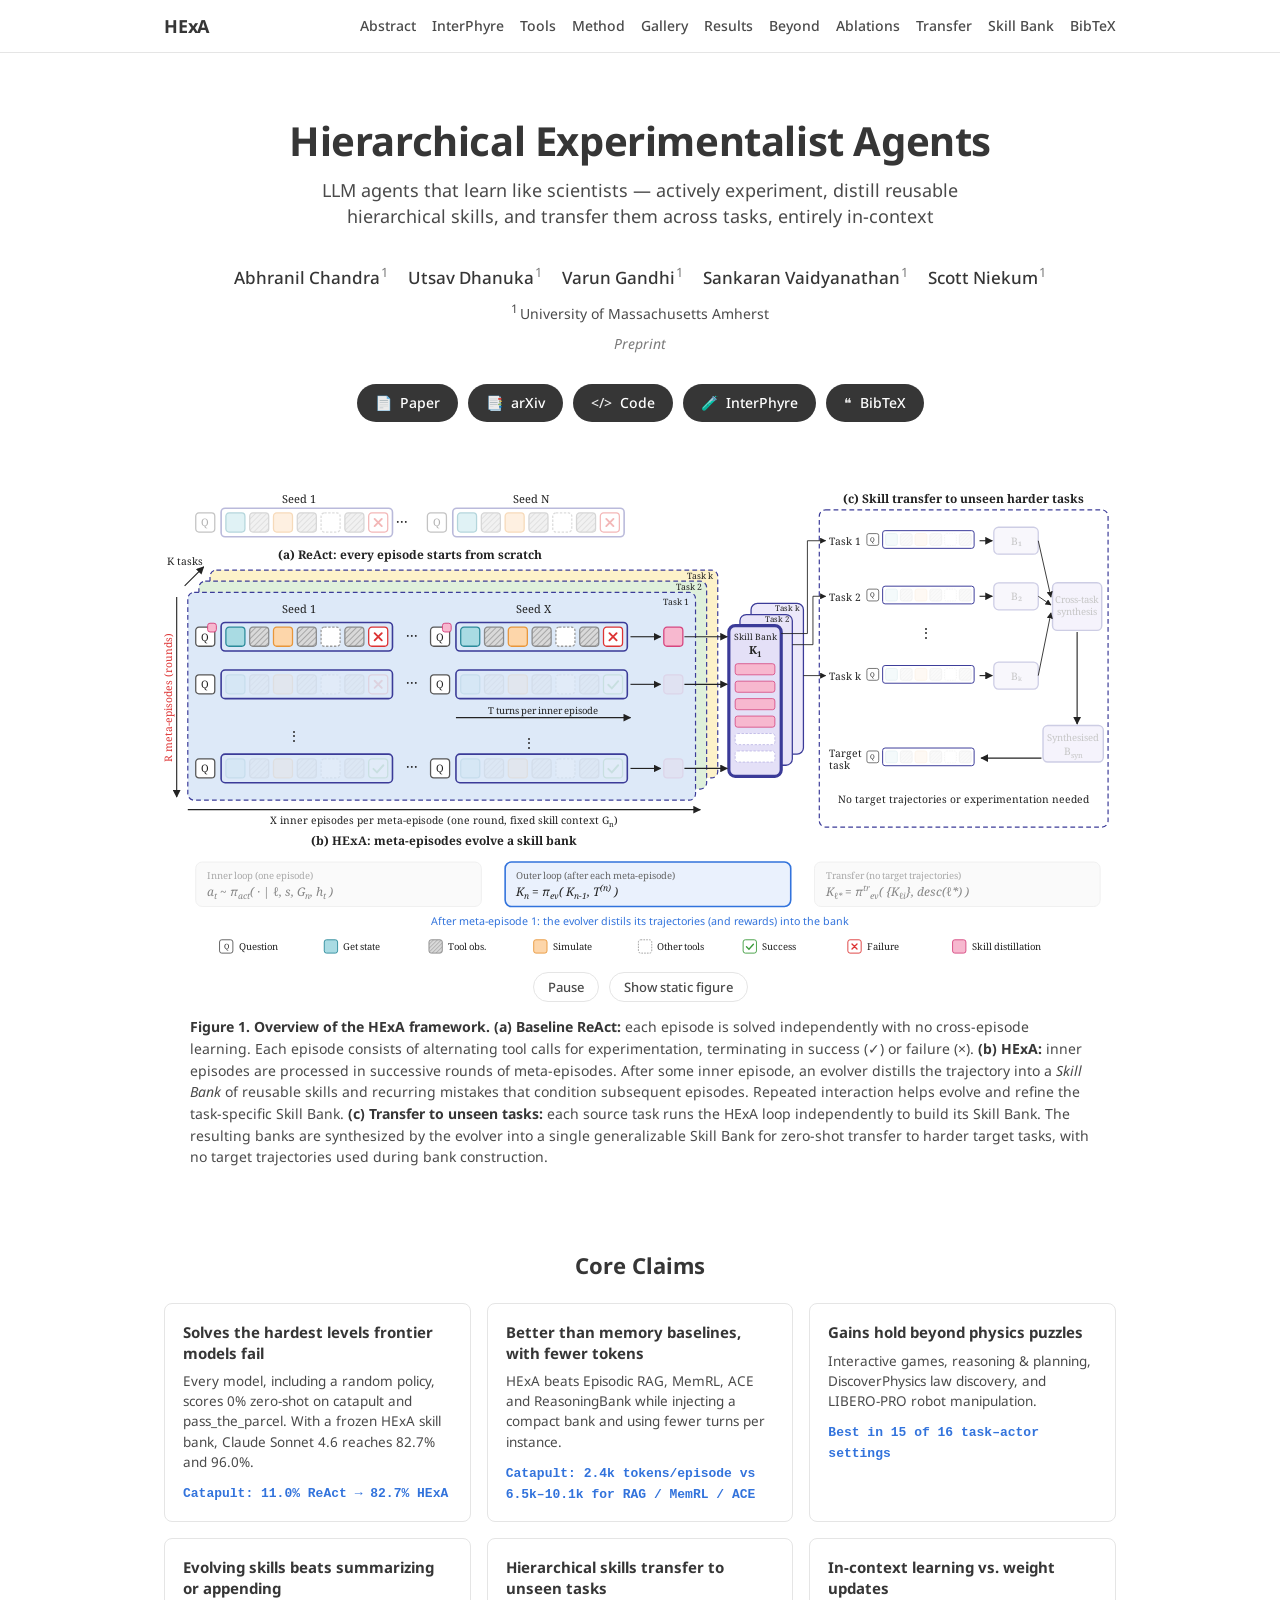
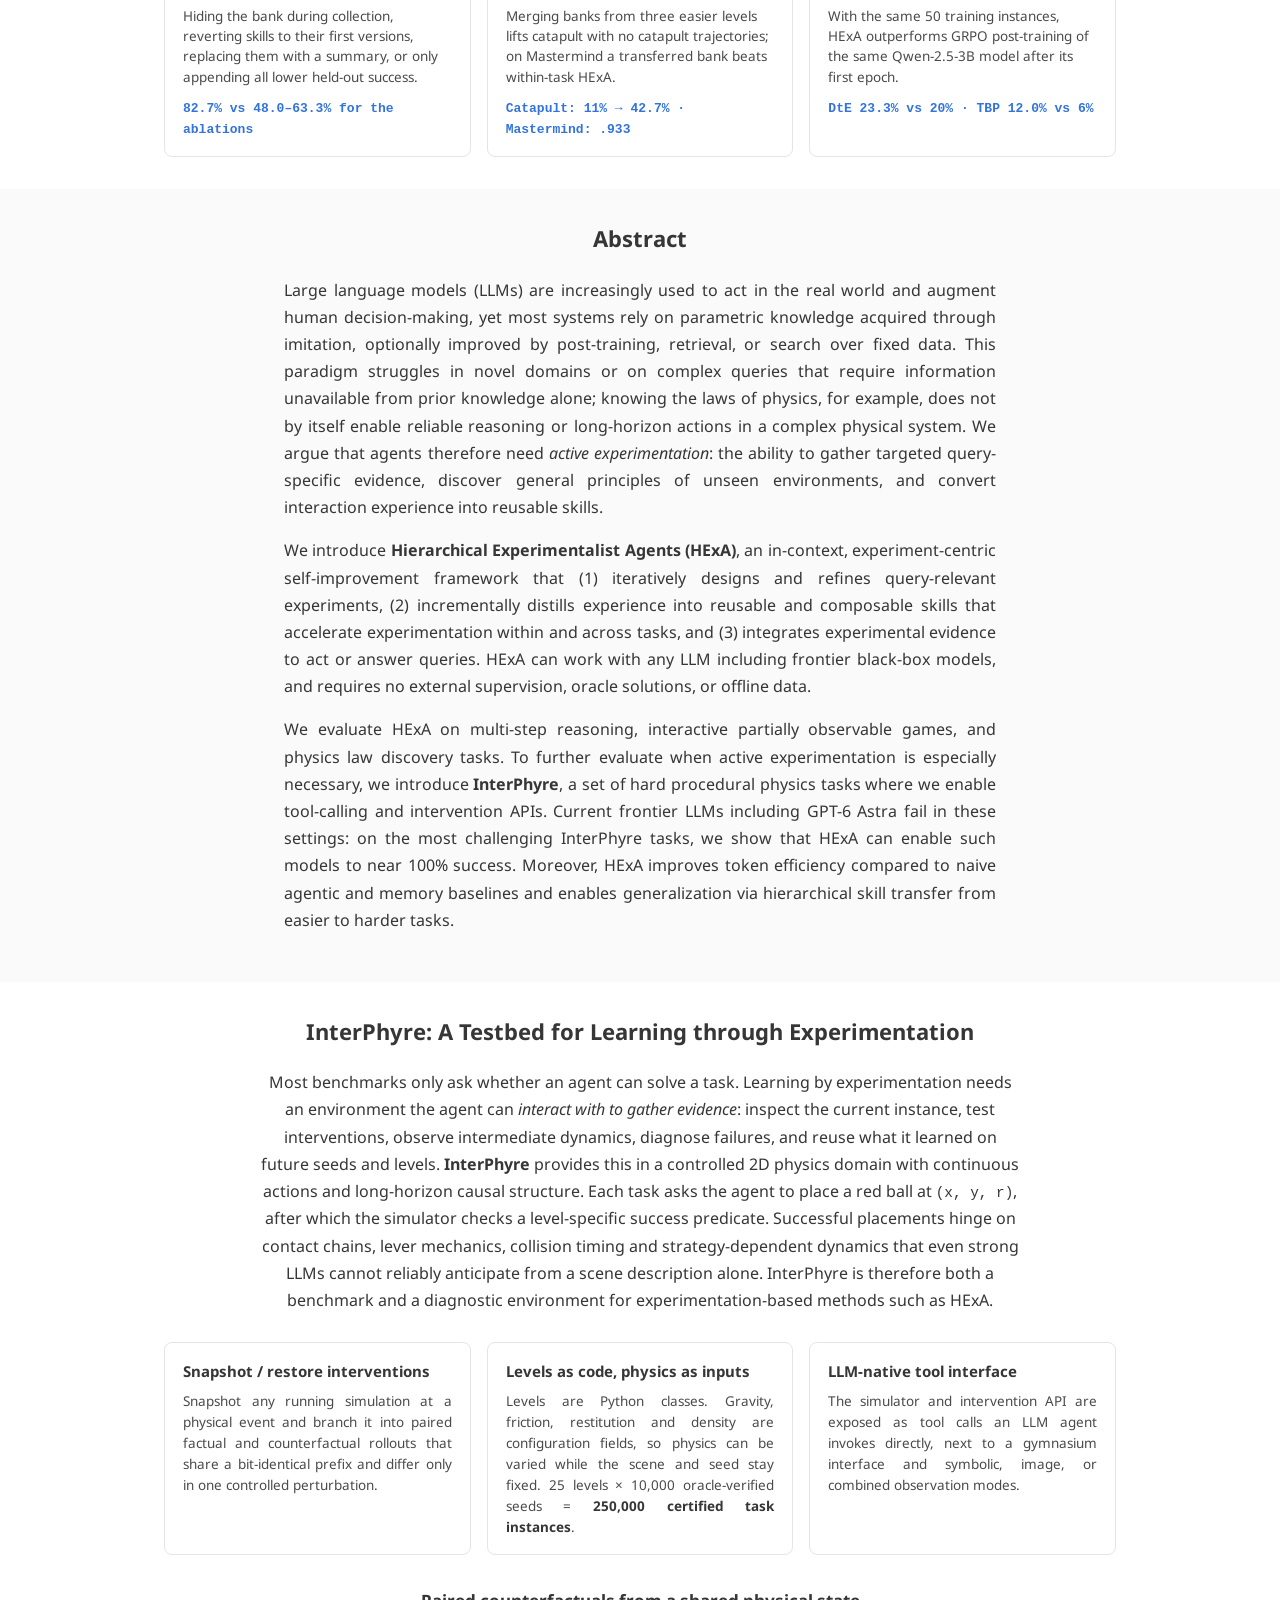
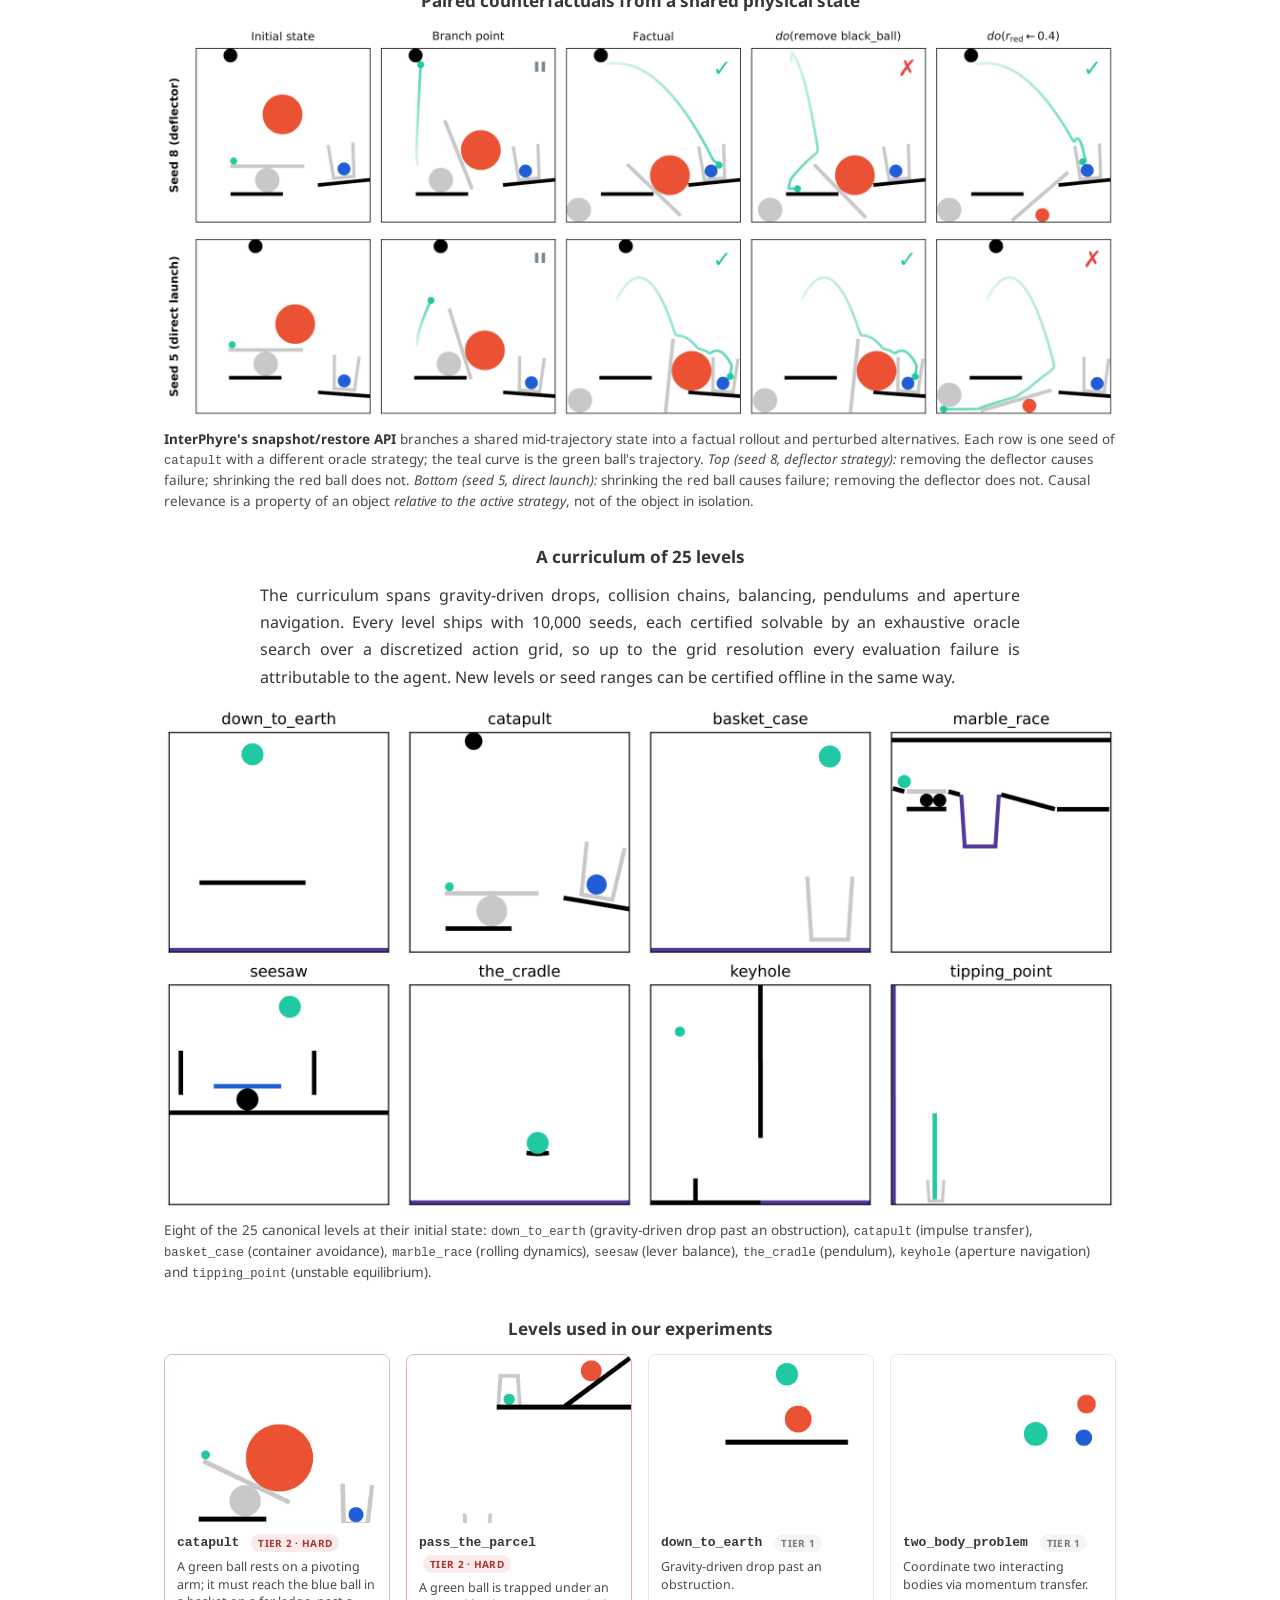
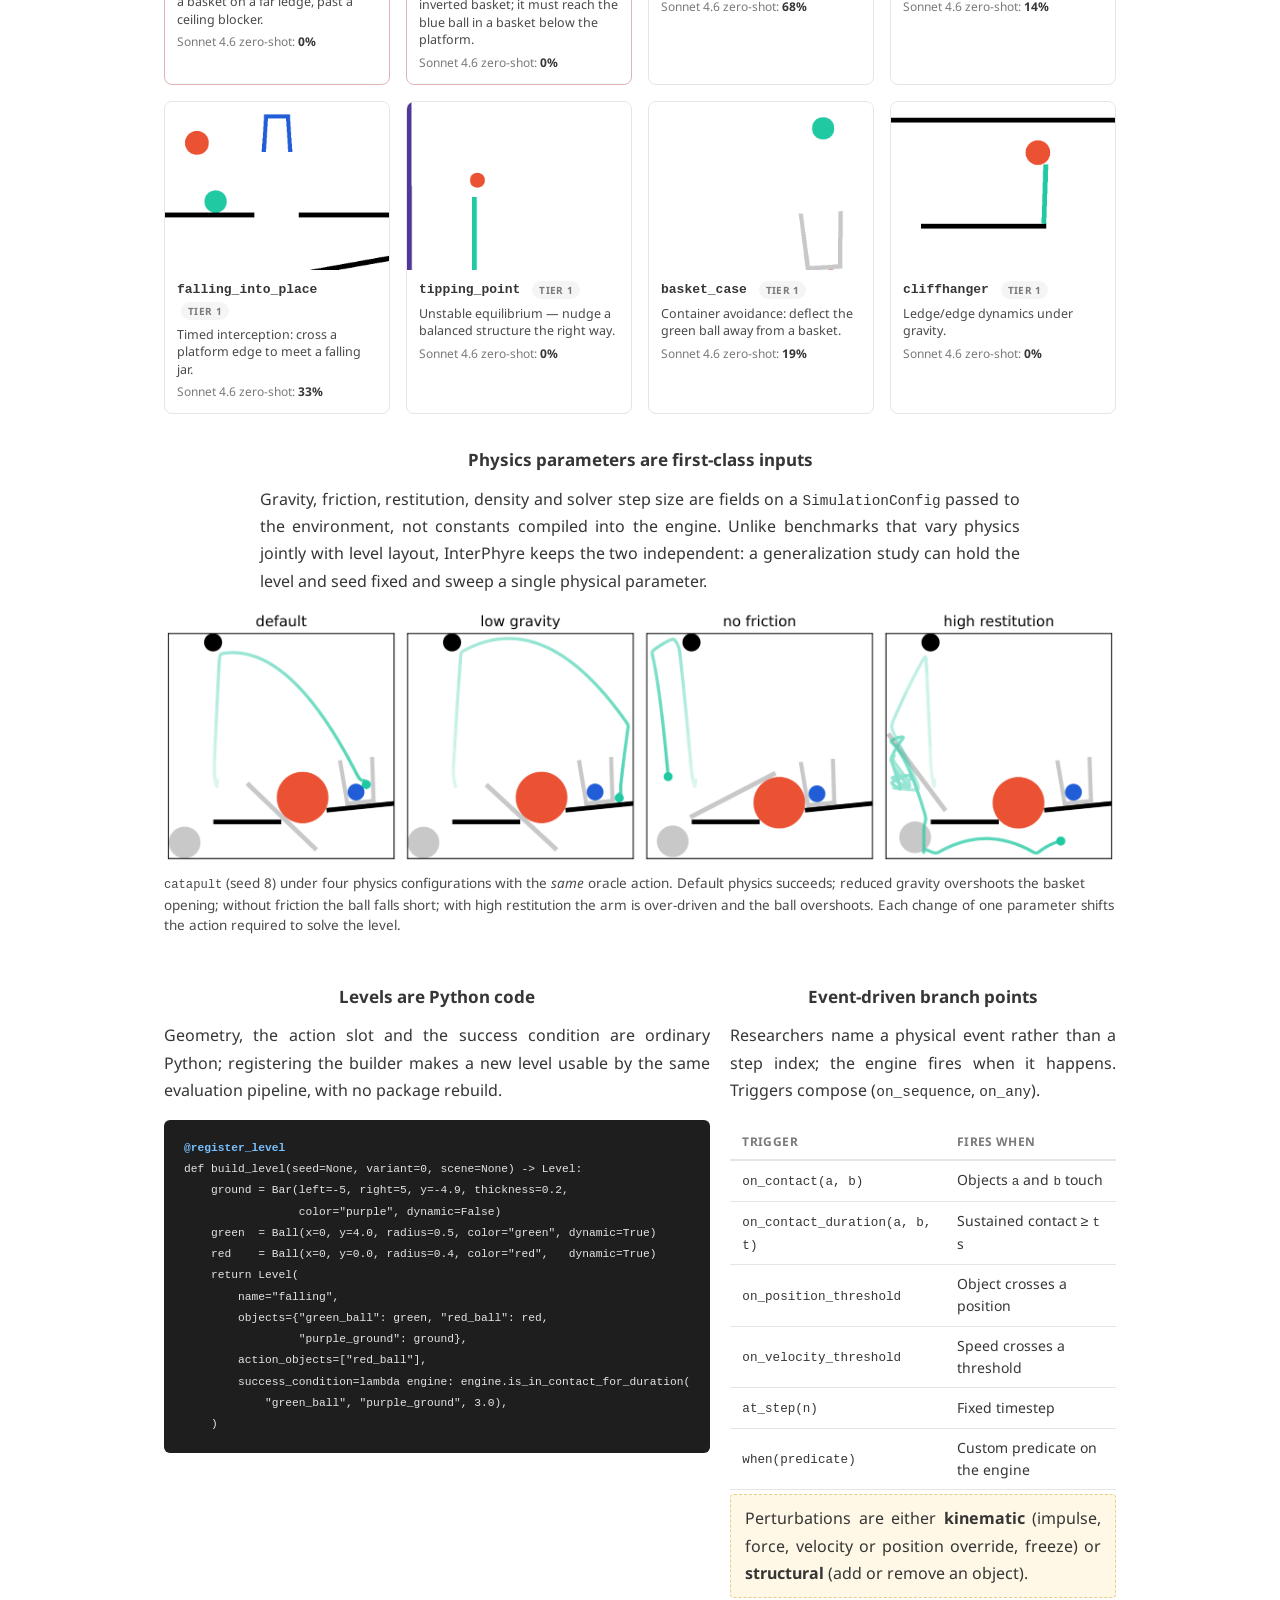
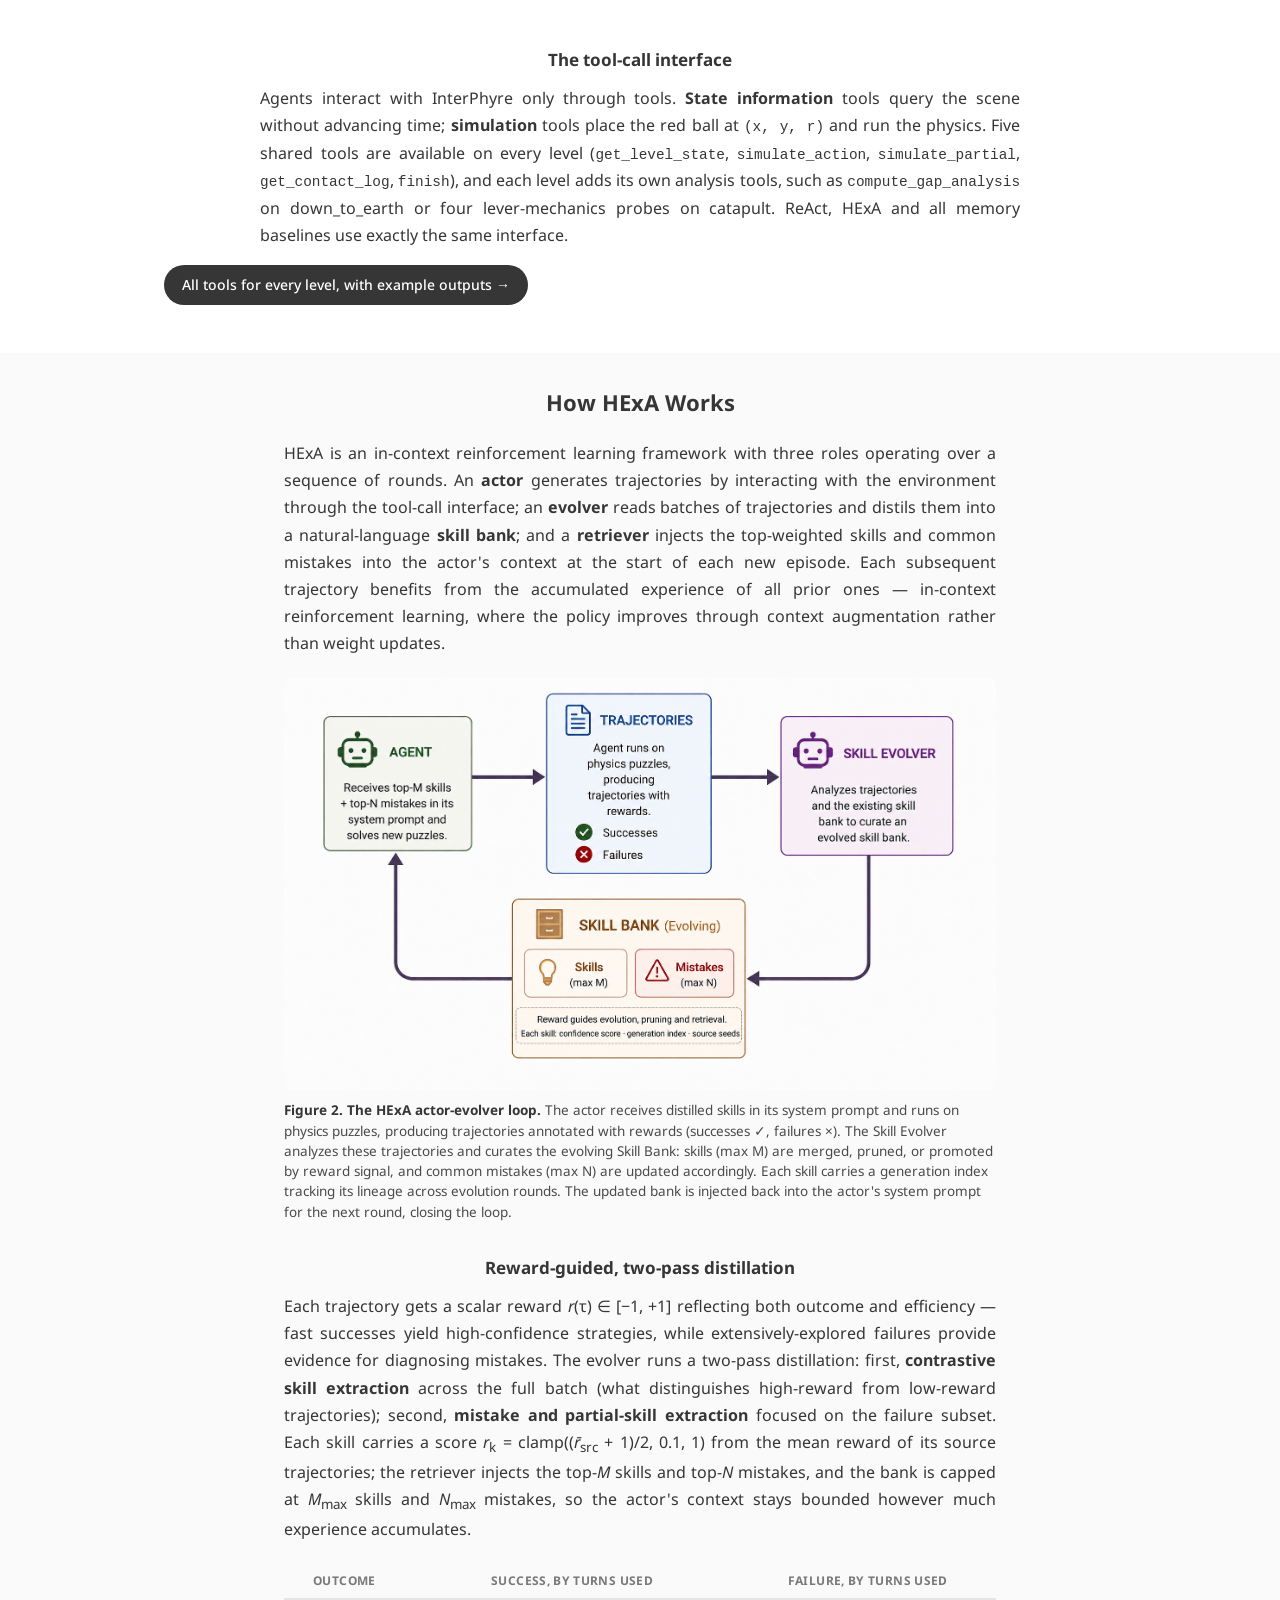
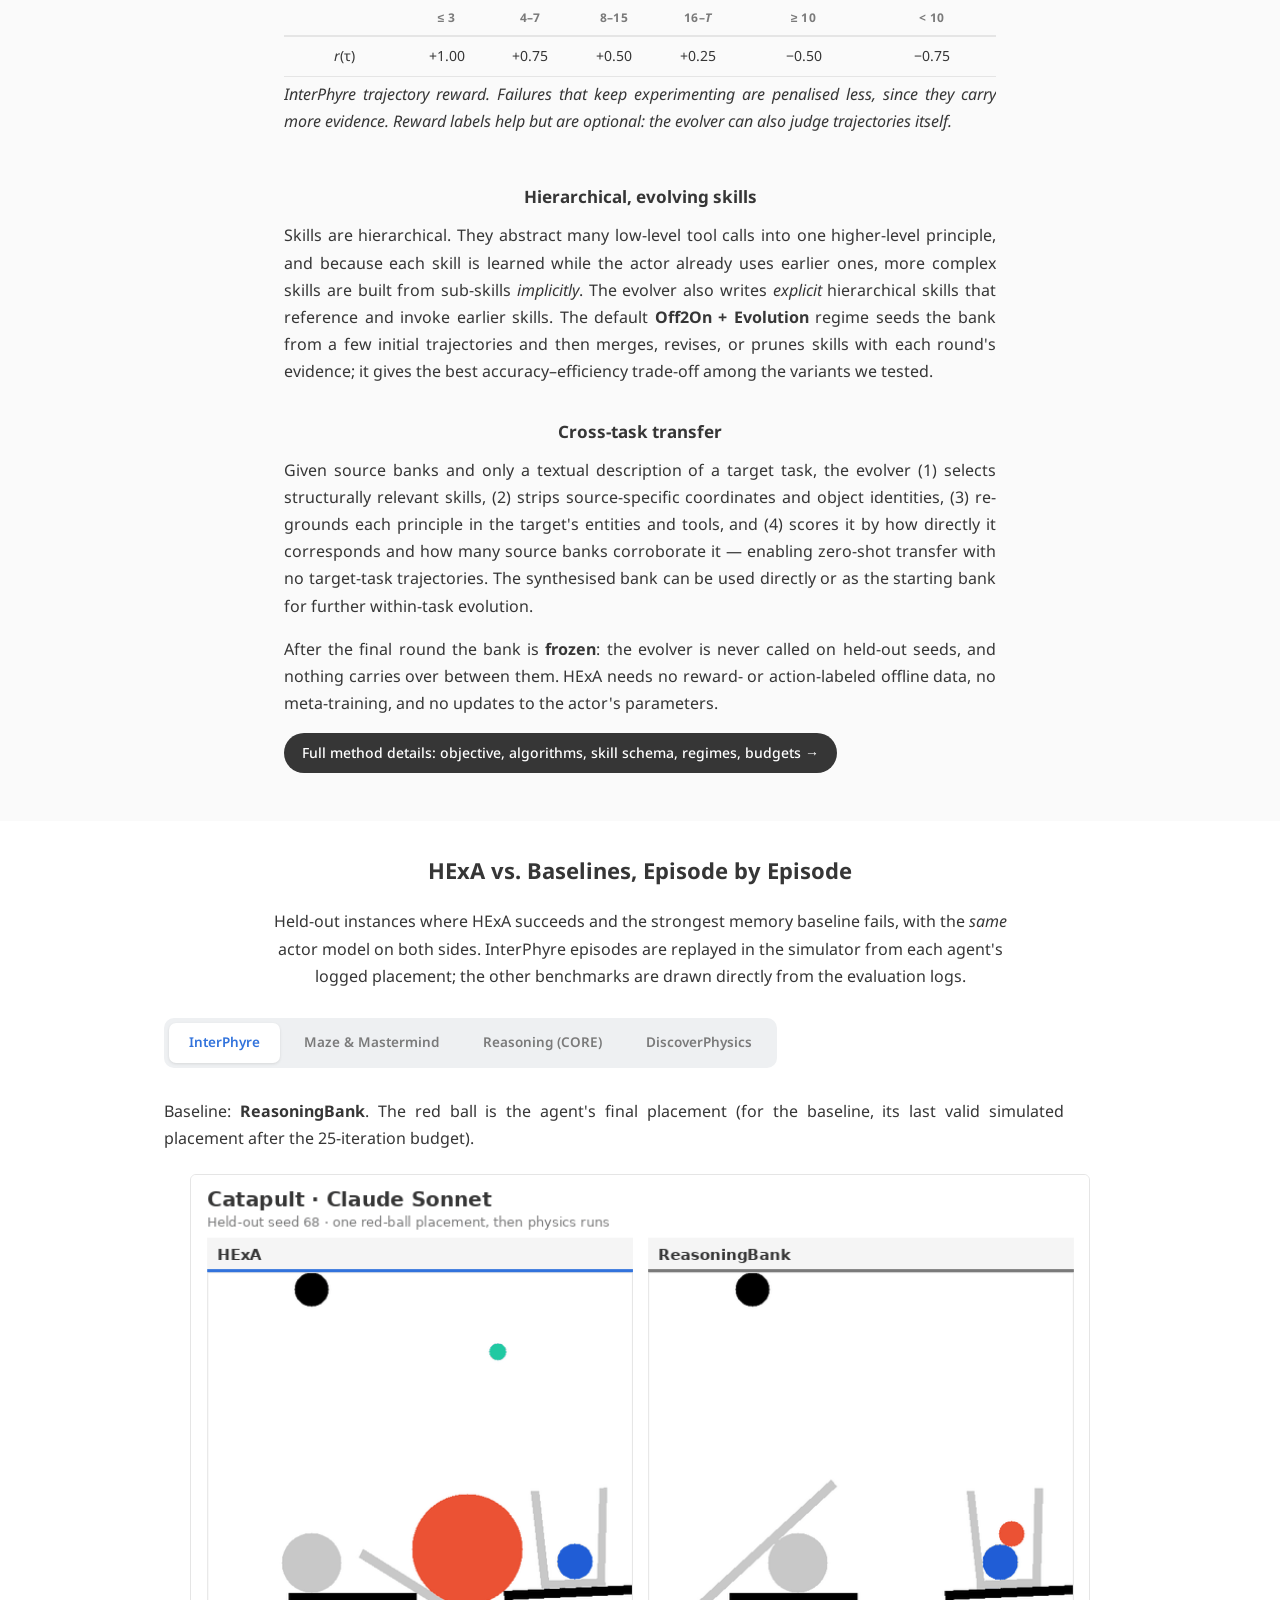
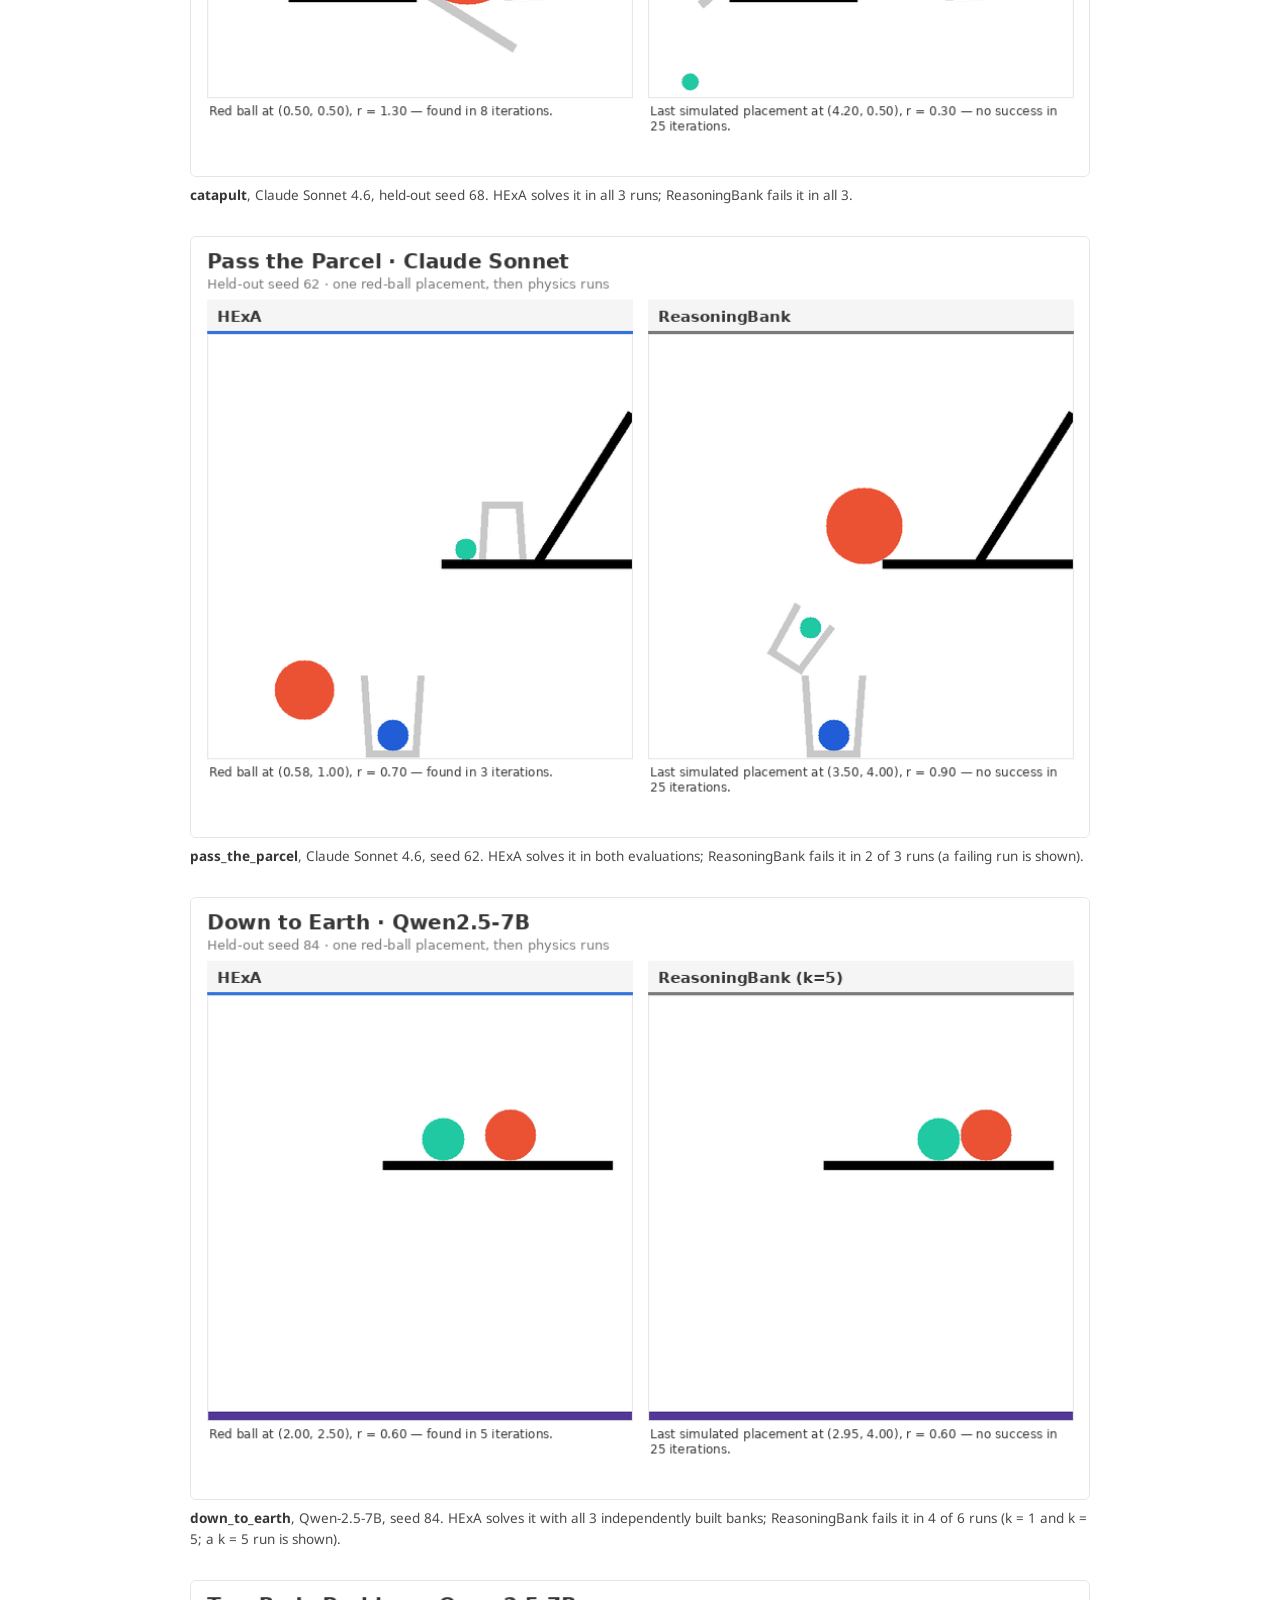
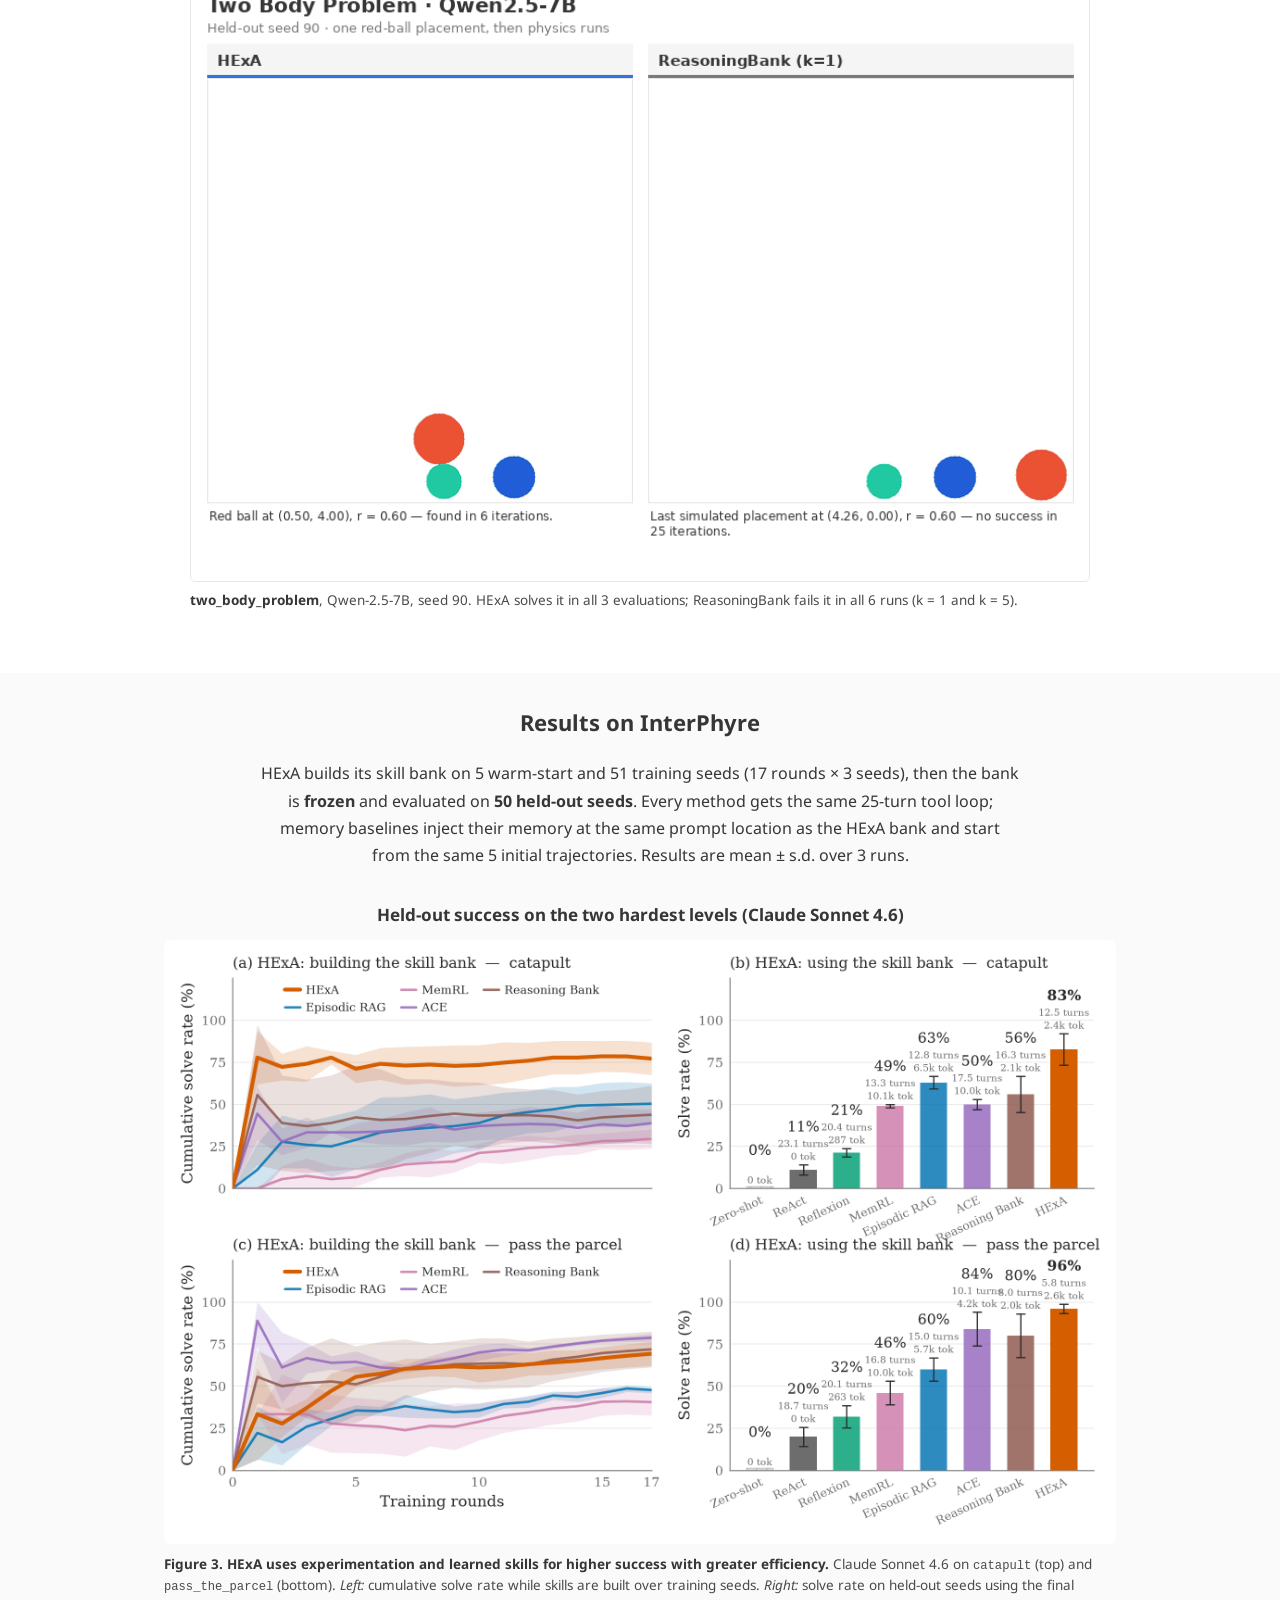
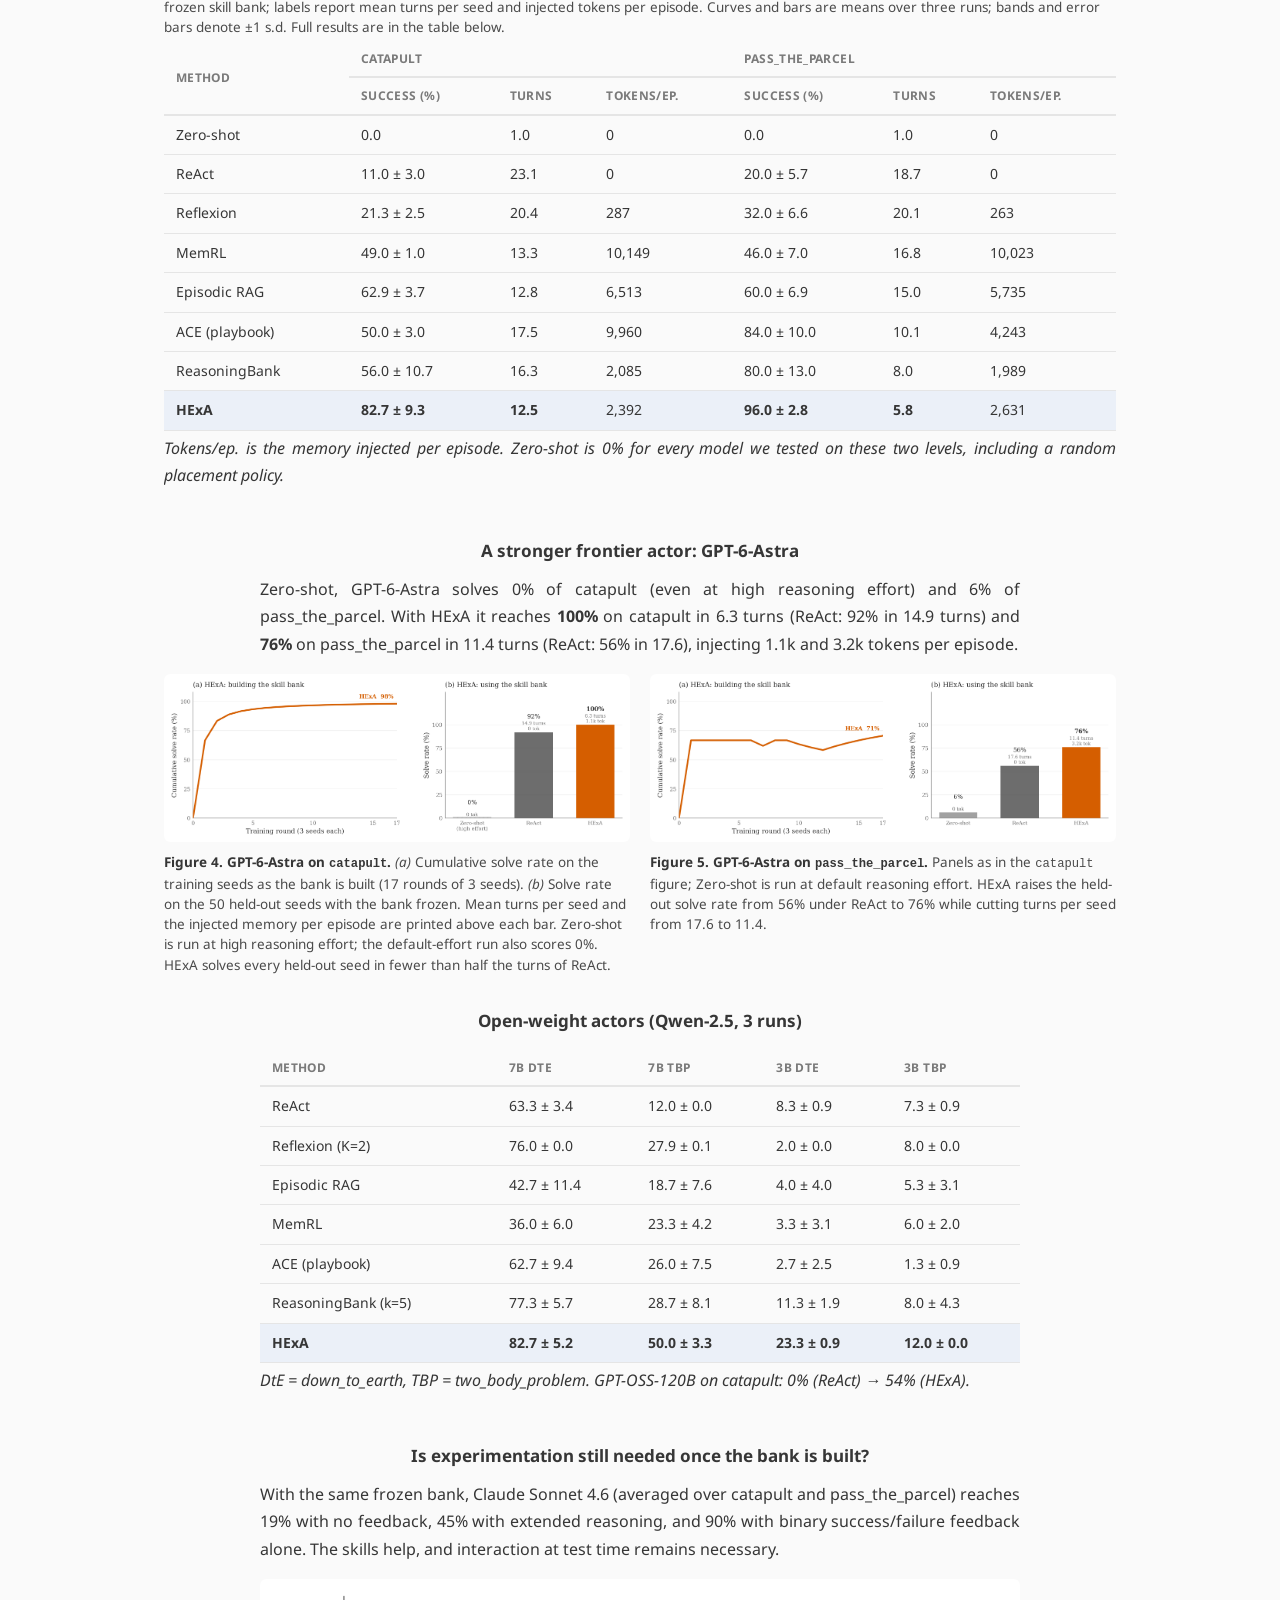
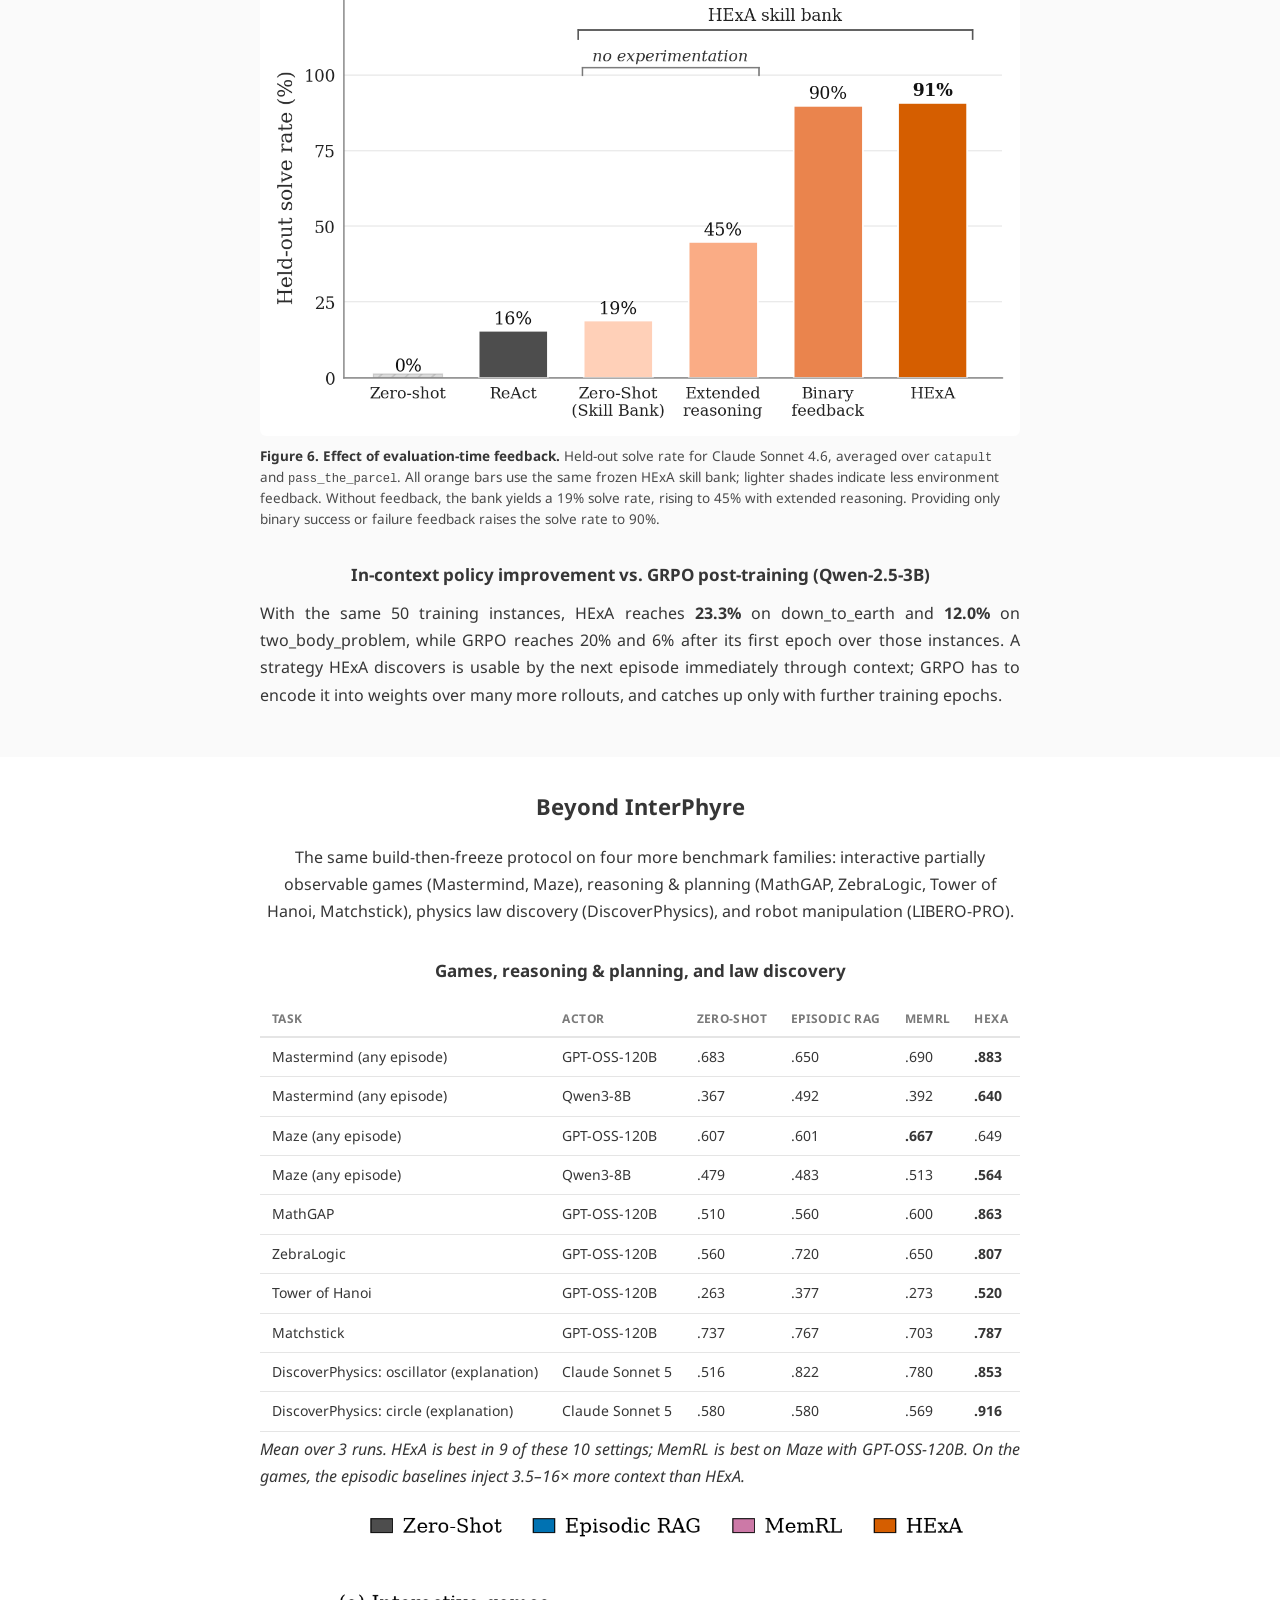
<file: index.html>
<!DOCTYPE html>
<html lang="en">
<head>
  <meta charset="UTF-8" />
  <meta name="viewport" content="width=device-width, initial-scale=1.0" />
  <title>HExA: Hierarchical Experimentalist Agents</title>
  <meta name="description" content="HExA: an in-context, experiment-centric self-improvement framework in which LLM agents design experiments, distill experience into reusable hierarchical skills, and transfer them across tasks. Evaluated on InterPhyre, interactive games, reasoning and planning, DiscoverPhysics, and LIBERO-PRO robot manipulation." />

  <!-- Open Graph -->
  <meta property="og:title" content="HExA: Hierarchical Experimentalist Agents" />
  <meta property="og:description" content="A training-free, in-context RL framework for LLM agents that learn like scientists — actively experiment, evolve skills, and transfer them across tasks." />
  <meta property="og:type" content="website" />
  <!-- PROVIDE: assets/og-card.png (1200×630 social preview) -->
  <meta property="og:image" content="assets/og-card.png" />

  <!-- Google Fonts: Noto Sans / Noto Serif — the academic-template defaults -->
  <link rel="preconnect" href="https://fonts.googleapis.com">
  <link rel="preconnect" href="https://fonts.gstatic.com" crossorigin>
  <link href="https://fonts.googleapis.com/css2?family=Noto+Sans:wght@400;500;700&family=Noto+Serif:ital,wght@0,400;0,700;1,400&family=Google+Sans:wght@500;700&display=swap" rel="stylesheet">

  <link rel="stylesheet" href="style.css?v=20261126d" />
</head>
<body>

  <!-- ============================================================ -->
  <!-- STICKY NAV                                                   -->
  <!-- ============================================================ -->
  <nav class="nav">
    <div class="container nav-inner">
      <a class="nav-brand" href="#top">HExA</a>
      <div class="nav-links">
        <a href="#abstract">Abstract</a>
        <a href="#interphyre">InterPhyre</a>
        <a href="tools.html">Tools</a>
        <a href="#method">Method</a>
        <a href="#showcase">Gallery</a>
        <a href="#experiments">Results</a>
        <a href="#beyond">Beyond</a>
        <a href="#ablations">Ablations</a>
        <a href="#transfer">Transfer</a>
        <a href="#skills">Skill Bank</a>
        <a href="#bibtex">BibTeX</a>
      </div>
    </div>
  </nav>

  <!-- ============================================================ -->
  <!-- TITLE / AUTHORS / LINKS                                      -->
  <!-- ============================================================ -->
  <section class="hero" id="top">
    <div class="container">

      <h1 class="title">Hierarchical Experimentalist Agents</h1>
      <h2 class="subtitle">LLM agents that learn like scientists &mdash; actively experiment, distill reusable hierarchical skills, and transfer them across tasks, entirely in-context</h2>

      <!-- Authors -->
      <div class="authors">
        <span class="author"><a href="#">Abhranil Chandra</a><sup>1</sup></span>
        <span class="author"><a href="#">Utsav Dhanuka</a><sup>1</sup></span>
        <span class="author"><a href="#">Varun Gandhi</a><sup>1</sup></span>
        <span class="author"><a href="#">Sankaran Vaidyanathan</a><sup>1</sup></span>
        <span class="author"><a href="#">Scott Niekum</a><sup>1</sup></span>
      </div>

      <div class="affiliations">
        <span><sup>1</sup>University of Massachusetts Amherst</span>
      </div>

      <div class="venue">Preprint</div>

      <!-- Buttons -->
      <div class="links">
        <a class="link-button" href="https://arxiv.org/pdf/2606.29315" target="_blank" rel="noopener">
          <span class="icon">📄</span><span>Paper</span>
        </a>
        <a class="link-button" href="https://arxiv.org/abs/2606.29315" target="_blank" rel="noopener">
          <span class="icon">📑</span><span>arXiv</span>
        </a>
        <a class="link-button" href="https://github.com/General-Exp-3-Continual-Learning-Agent/HeXA-Hierarchical-Experimentalist-Agents" target="_blank" rel="noopener">
          <span class="icon">&lt;/&gt;</span><span>Code</span>
        </a>
        <a class="link-button" href="https://github.com/sankaranv/interphyre" target="_blank" rel="noopener">
          <span class="icon">🧪</span><span>InterPhyre</span>
        </a>
        <a class="link-button" href="#bibtex">
          <span class="icon">❝</span><span>BibTeX</span>
        </a>
      </div>

    </div>
  </section>

  <!-- ============================================================ -->
  <!-- TEASER FIGURE                                                -->
  <!-- ============================================================ -->
  <section class="teaser">
    <div class="container">
      <figure>
        <div id="teaser-anim" class="teaser-anim" hidden></div>
        <img id="teaser-static" src="assets/figures/hexa_final.png" alt="Overview of the HExA framework: (a) ReAct, (b) HExA meta-episodes with a skill bank, (c) skill transfer to unseen harder tasks" />
        <div id="teaser-controls" class="teaser-controls" hidden>
          <button type="button" id="teaser-play" class="teaser-btn">Pause</button>
          <button type="button" id="teaser-view" class="teaser-btn">Show static figure</button>
        </div>
        <figcaption><strong>Figure 1.</strong> <strong>Overview of the HExA framework.</strong> <strong>(a) Baseline ReAct:</strong> each episode is solved independently with no cross-episode learning. Each episode consists of alternating tool calls for experimentation, terminating in success (&#10003;) or failure (&times;). <strong>(b) HExA:</strong> inner episodes are processed in successive rounds of meta-episodes. After some inner episode, an evolver distills the trajectory into a <em>Skill Bank</em> of reusable skills and recurring mistakes that condition subsequent episodes. Repeated interaction helps evolve and refine the task-specific Skill Bank. <strong>(c) Transfer to unseen tasks:</strong> each source task runs the HExA loop independently to build its Skill Bank. The resulting banks are synthesized by the evolver into a single generalizable Skill Bank for zero-shot transfer to harder target tasks, with no target trajectories used during bank construction.</figcaption>
      </figure>
    </div>
  </section>


  <!-- ============================================================ -->
  <!-- CORE CLAIMS                                                  -->
  <!-- ============================================================ -->
  <section class="section" id="claims">
    <div class="container">
      <h2 class="section-title">Core Claims</h2>
      <div class="claim-grid">
        <a class="claim-card" href="#exp-main">
          <div class="claim-h">Solves the hardest levels frontier models fail</div>
          <p>Every model, including a random policy, scores 0% zero-shot on catapult and pass_the_parcel. With a frozen HExA skill bank, Claude Sonnet 4.6 reaches 82.7% and 96.0%.</p>
          <div class="claim-stat">Catapult: 11.0% ReAct → 82.7% HExA</div>
        </a>
        <a class="claim-card" href="#exp-main">
          <div class="claim-h">Better than memory baselines, with fewer tokens</div>
          <p>HExA beats Episodic RAG, MemRL, ACE and ReasoningBank while injecting a compact bank and using fewer turns per instance.</p>
          <div class="claim-stat">Catapult: 2.4k tokens/episode vs 6.5k&ndash;10.1k for RAG / MemRL / ACE</div>
        </a>
        <a class="claim-card" href="#beyond">
          <div class="claim-h">Gains hold beyond physics puzzles</div>
          <p>Interactive games, reasoning &amp; planning, DiscoverPhysics law discovery, and LIBERO-PRO robot manipulation.</p>
          <div class="claim-stat">Best in 15 of 16 task&ndash;actor settings</div>
        </a>
        <a class="claim-card" href="#ablations">
          <div class="claim-h">Evolving skills beats summarizing or appending</div>
          <p>Hiding the bank during collection, reverting skills to their first versions, replacing them with a summary, or only appending all lower held-out success.</p>
          <div class="claim-stat">82.7% vs 48.0&ndash;63.3% for the ablations</div>
        </a>
        <a class="claim-card" href="#transfer">
          <div class="claim-h">Hierarchical skills transfer to unseen tasks</div>
          <p>Merging banks from three easier levels lifts catapult with no catapult trajectories; on Mastermind a transferred bank beats within-task HExA.</p>
          <div class="claim-stat">Catapult: 11% → 42.7% · Mastermind: .933</div>
        </a>
        <a class="claim-card" href="#exp-grpo">
          <div class="claim-h">In-context learning vs. weight updates</div>
          <p>With the same 50 training instances, HExA outperforms GRPO post-training of the same Qwen-2.5-3B model after its first epoch.</p>
          <div class="claim-stat">DtE 23.3% vs 20% · TBP 12.0% vs 6%</div>
        </a>
      </div>
    </div>
  </section>

  <!-- ============================================================ -->
  <!-- ABSTRACT                                                     -->
  <!-- ============================================================ -->
  <section class="section section--alt" id="abstract">
    <div class="container container--narrow">
      <h2 class="section-title">Abstract</h2>
      <p>
        Large language models (LLMs) are increasingly used to act in the real world and augment human
        decision-making, yet most systems rely on parametric knowledge acquired through imitation, optionally
        improved by post-training, retrieval, or search over fixed data. This paradigm struggles in novel domains
        or on complex queries that require information unavailable from prior knowledge alone; knowing the laws of
        physics, for example, does not by itself enable reliable reasoning or long-horizon actions in a complex
        physical system. We argue that agents therefore need <em>active experimentation</em>: the ability to
        gather targeted query-specific evidence, discover general principles of unseen environments, and convert
        interaction experience into reusable skills.
      </p>
      <p>
        We introduce <strong>Hierarchical Experimentalist Agents (HExA)</strong>, an in-context,
        experiment-centric self-improvement framework that (1) iteratively designs and refines query-relevant
        experiments, (2) incrementally distills experience into reusable and composable skills that accelerate
        experimentation within and across tasks, and (3) integrates experimental evidence to act or answer
        queries. HExA can work with any LLM including frontier black-box models, and requires no external
        supervision, oracle solutions, or offline data.
      </p>
      <p>
        We evaluate HExA on multi-step reasoning, interactive partially observable games, and physics law
        discovery tasks. To further evaluate when active experimentation is especially necessary, we introduce
        <strong>InterPhyre</strong>, a set of hard procedural physics tasks where we enable tool-calling and
        intervention APIs. Current frontier LLMs including GPT-6 Astra fail in these settings: on the most
        challenging InterPhyre tasks, we show that HExA can enable such models to near 100% success. Moreover,
        HExA improves token efficiency compared to naive agentic and memory baselines and enables generalization
        via hierarchical skill transfer from easier to harder tasks.
      </p>
    </div>
  </section>

  <!-- ============================================================ -->
  <!-- INTERPHYRE: TESTBED FOR LEARNING THROUGH EXPERIMENTATION     -->
  <!-- ============================================================ -->

  <section class="section" id="interphyre">
    <div class="container">
      <h2 class="section-title">InterPhyre: A Testbed for Learning through Experimentation</h2>
      <p class="lead container--narrow">
        Most benchmarks only ask whether an agent can solve a task. Learning by experimentation needs an environment
        the agent can <em>interact with to gather evidence</em>: inspect the current instance, test interventions,
        observe intermediate dynamics, diagnose failures, and reuse what it learned on future seeds and levels.
        <strong>InterPhyre</strong> provides this in a controlled 2D physics domain with continuous actions and
        long-horizon causal structure. Each task asks the agent to place a red ball at <code>(x, y, r)</code>, after
        which the simulator checks a level-specific success predicate. Successful placements hinge on contact chains,
        lever mechanics, collision timing and strategy-dependent dynamics that even strong LLMs cannot reliably
        anticipate from a scene description alone. InterPhyre is therefore both a benchmark and a diagnostic
        environment for experimentation-based methods such as HExA.
      </p>

      <div class="cap-grid">
        <div class="cap-card">
          <div class="cap-h">Snapshot / restore interventions</div>
          <p>Snapshot any running simulation at a physical event and branch it into paired factual and counterfactual
          rollouts that share a bit-identical prefix and differ only in one controlled perturbation.</p>
        </div>
        <div class="cap-card">
          <div class="cap-h">Levels as code, physics as inputs</div>
          <p>Levels are Python classes. Gravity, friction, restitution and density are configuration fields, so physics
          can be varied while the scene and seed stay fixed. 25 levels &times; 10,000 oracle-verified seeds =
          <strong>250,000 certified task instances</strong>.</p>
        </div>
        <div class="cap-card">
          <div class="cap-h">LLM-native tool interface</div>
          <p>The simulator and intervention API are exposed as tool calls an LLM agent invokes directly, next to a
          gymnasium interface and symbolic, image, or combined observation modes.</p>
        </div>
      </div>

      <h3 class="subhead">Paired counterfactuals from a shared physical state</h3>
      <figure class="chart-fig">
        <img src="assets/figures/interphyre_snapshot_restore.png" alt="Snapshot/restore on catapult seeds 8 and 5: the same intervention has opposite causal effects under different strategies" loading="lazy" />
        <figcaption><strong>InterPhyre's snapshot/restore API</strong> branches a shared mid-trajectory state into a factual
        rollout and perturbed alternatives. Each row is one seed of <code>catapult</code> with a different oracle strategy;
        the teal curve is the green ball's trajectory. <em>Top (seed 8, deflector strategy):</em> removing the deflector
        causes failure; shrinking the red ball does not. <em>Bottom (seed 5, direct launch):</em> shrinking the red ball
        causes failure; removing the deflector does not. Causal relevance is a property of an object <em>relative to the
        active strategy</em>, not of the object in isolation.</figcaption>
      </figure>

      <h3 class="subhead">A curriculum of 25 levels</h3>
      <p class="container--narrow">
        The curriculum spans gravity-driven drops, collision chains, balancing, pendulums and aperture navigation.
        Every level ships with 10,000 seeds, each certified solvable by an exhaustive oracle search over a discretized
        action grid, so up to the grid resolution every evaluation failure is attributable to the agent. New levels or
        seed ranges can be certified offline in the same way.
      </p>
      <figure class="chart-fig">
        <img src="assets/figures/interphyre_levels.png" alt="Eight of the 25 canonical InterPhyre levels at their initial state" loading="lazy" />
        <figcaption>Eight of the 25 canonical levels at their initial state: <code>down_to_earth</code> (gravity-driven drop
        past an obstruction), <code>catapult</code> (impulse transfer), <code>basket_case</code> (container avoidance),
        <code>marble_race</code> (rolling dynamics), <code>seesaw</code> (lever balance), <code>the_cradle</code> (pendulum),
        <code>keyhole</code> (aperture navigation) and <code>tipping_point</code> (unstable equilibrium).</figcaption>
      </figure>

      <!-- ---- LEVEL GALLERY ---- -->
      <h3 class="subhead">Levels used in our experiments</h3>

      <div class="level-grid">
        <!-- Tier 2 first — these are HExA's primary testbed -->
        <figure class="level-card level-card--hard">
          <img src="assets/catapult_25_action.gif" alt="catapult level being solved" loading="lazy" />
          <figcaption>
            <span class="level-name">catapult <span class="tier-tag tier-tag--hard">Tier 2 · hard</span></span>
            <span class="level-desc">A green ball rests on a pivoting arm; it must reach the blue ball in a basket on a far ledge, past a ceiling blocker.</span>
            <span class="level-base">Sonnet 4.6 zero-shot: <strong>0%</strong></span>
          </figcaption>
        </figure>

        <figure class="level-card level-card--hard">
          <img src="assets/pass_the_parcel_44_action.gif" alt="pass_the_parcel level being solved" loading="lazy" />
          <figcaption>
            <span class="level-name">pass_the_parcel <span class="tier-tag tier-tag--hard">Tier 2 · hard</span></span>
            <span class="level-desc">A green ball is trapped under an inverted basket; it must reach the blue ball in a basket below the platform.</span>
            <span class="level-base">Sonnet 4.6 zero-shot: <strong>0%</strong></span>
          </figcaption>
        </figure>

        <figure class="level-card">
          <img src="assets/down_to_earth_47_action.gif" alt="down_to_earth level being solved" loading="lazy" />
          <figcaption>
            <span class="level-name">down_to_earth <span class="tier-tag">Tier 1</span></span>
            <span class="level-desc">Gravity-driven drop past an obstruction.</span>
            <span class="level-base">Sonnet 4.6 zero-shot: <strong>68%</strong></span>
          </figcaption>
        </figure>

        <figure class="level-card">
          <img src="assets/two_body_problem_42_solution.gif" alt="two_body_problem level being solved" loading="lazy" />
          <figcaption>
            <span class="level-name">two_body_problem <span class="tier-tag">Tier 1</span></span>
            <span class="level-desc">Coordinate two interacting bodies via momentum transfer.</span>
            <span class="level-base">Sonnet 4.6 zero-shot: <strong>14%</strong></span>
          </figcaption>
        </figure>

        <figure class="level-card">
          <img src="assets/falling_into_place_30_solution.gif" alt="falling_into_place level being solved" loading="lazy" />
          <figcaption>
            <span class="level-name">falling_into_place <span class="tier-tag">Tier 1</span></span>
            <span class="level-desc">Timed interception: cross a platform edge to meet a falling jar.</span>
            <span class="level-base">Sonnet 4.6 zero-shot: <strong>33%</strong></span>
          </figcaption>
        </figure>

        <figure class="level-card">
          <img src="assets/tipping_point_42_solution.gif" alt="tipping_point level being solved" loading="lazy" />
          <figcaption>
            <span class="level-name">tipping_point <span class="tier-tag">Tier 1</span></span>
            <span class="level-desc">Unstable equilibrium &mdash; nudge a balanced structure the right way.</span>
            <span class="level-base">Sonnet 4.6 zero-shot: <strong>0%</strong></span>
          </figcaption>
        </figure>

        <figure class="level-card">
          <img src="assets/basket_case_78_solution.gif" alt="basket_case level being solved" loading="lazy" />
          <figcaption>
            <span class="level-name">basket_case <span class="tier-tag">Tier 1</span></span>
            <span class="level-desc">Container avoidance: deflect the green ball away from a basket.</span>
            <span class="level-base">Sonnet 4.6 zero-shot: <strong>19%</strong></span>
          </figcaption>
        </figure>

        <figure class="level-card">
          <img src="assets/cliffhanger_42_solution.gif" alt="cliffhanger level being solved" loading="lazy" />
          <figcaption>
            <span class="level-name">cliffhanger <span class="tier-tag">Tier 1</span></span>
            <span class="level-desc">Ledge/edge dynamics under gravity.</span>
            <span class="level-base">Sonnet 4.6 zero-shot: <strong>0%</strong></span>
          </figcaption>
        </figure>
      </div>


      <h3 class="subhead">Physics parameters are first-class inputs</h3>
      <p class="container--narrow">
        Gravity, friction, restitution, density and solver step size are fields on a <code>SimulationConfig</code> passed
        to the environment, not constants compiled into the engine. Unlike benchmarks that vary physics jointly with
        level layout, InterPhyre keeps the two independent: a generalization study can hold the level and seed fixed
        and sweep a single physical parameter.
      </p>
      <figure class="chart-fig">
        <img src="assets/figures/interphyre_physics_sweep.png" alt="Catapult seed 8 under default physics, low gravity, no friction and high restitution with the same action" loading="lazy" />
        <figcaption><code>catapult</code> (seed 8) under four physics configurations with the <em>same</em> oracle action.
        Default physics succeeds; reduced gravity overshoots the basket opening; without friction the ball falls short;
        with high restitution the arm is over-driven and the ball overshoots. Each change of one parameter shifts the
        action required to solve the level.</figcaption>
      </figure>

      <div class="chart-2col">
        <div>
          <h3 class="subhead">Levels are Python code</h3>
          <p>Geometry, the action slot and the success condition are ordinary Python; registering the builder makes a
          new level usable by the same evaluation pipeline, with no package rebuild.</p>
          <div class="api-block">
<pre><code><span class="api-fn">@register_level</span>
def build_level(seed=None, variant=0, scene=None) -&gt; Level:
    ground = Bar(left=-5, right=5, y=-4.9, thickness=0.2,
                 color="purple", dynamic=False)
    green  = Ball(x=0, y=4.0, radius=0.5, color="green", dynamic=True)
    red    = Ball(x=0, y=0.0, radius=0.4, color="red",   dynamic=True)
    return Level(
        name="falling",
        objects={"green_ball": green, "red_ball": red,
                 "purple_ground": ground},
        action_objects=["red_ball"],
        success_condition=lambda engine: engine.is_in_contact_for_duration(
            "green_ball", "purple_ground", 3.0),
    )</code></pre>
          </div>
        </div>
        <div>
          <h3 class="subhead">Event-driven branch points</h3>
          <p>Researchers name a physical event rather than a step index; the engine fires when it happens.
          Triggers compose (<code>on_sequence</code>, <code>on_any</code>).</p>
          <div class="table-wrap">
            <table class="results-table results-table--left">
              <thead><tr><th>Trigger</th><th>Fires when</th></tr></thead>
              <tbody>
                <tr><td><code>on_contact(a, b)</code></td><td>Objects <code>a</code> and <code>b</code> touch</td></tr>
                <tr><td><code>on_contact_duration(a, b, t)</code></td><td>Sustained contact &ge; <code>t</code> s</td></tr>
                <tr><td><code>on_position_threshold</code></td><td>Object crosses a position</td></tr>
                <tr><td><code>on_velocity_threshold</code></td><td>Speed crosses a threshold</td></tr>
                <tr><td><code>at_step(n)</code></td><td>Fixed timestep</td></tr>
                <tr><td><code>when(predicate)</code></td><td>Custom predicate on the engine</td></tr>
              </tbody>
            </table>
          </div>
          <p class="note">Perturbations are either <strong>kinematic</strong> (impulse, force, velocity or position override,
          freeze) or <strong>structural</strong> (add or remove an object).</p>
        </div>
      </div>

      <!-- ---- TOOL INTERFACE (full reference on tools.html) ---- -->
      <h3 class="subhead">The tool-call interface</h3>
      <p class="container--narrow">
        Agents interact with InterPhyre only through tools. <strong>State information</strong> tools query the scene
        without advancing time; <strong>simulation</strong> tools place the red ball at <code>(x, y, r)</code> and run the
        physics. Five shared tools are available on every level (<code>get_level_state</code>, <code>simulate_action</code>,
        <code>simulate_partial</code>, <code>get_contact_log</code>, <code>finish</code>), and each level adds its own analysis
        tools, such as <code>compute_gap_analysis</code> on down_to_earth or four lever-mechanics probes on catapult. ReAct,
        HExA and all memory baselines use exactly the same interface.
      </p>
      <p class="tool-link-row">
        <a class="link-button" href="tools.html"><span>All tools for every level, with example outputs &rarr;</span></a>
      </p>
    </div>
  </section>

  <!-- ============================================================ -->
  <!-- METHOD                                                       -->
  <!-- ============================================================ -->
  <section class="section section--alt" id="method">
    <div class="container container--narrow">
      <h2 class="section-title">How HExA Works</h2>
      <p>
        HExA is an in-context reinforcement learning framework with three roles operating over a sequence of rounds. An <strong>actor</strong>
        generates trajectories by interacting with the environment through the tool-call interface; an
        <strong>evolver</strong> reads batches of trajectories and distils them into a natural-language
        <strong>skill bank</strong>; and a <strong>retriever</strong> injects the top-weighted skills and common
        mistakes into the actor's context at the start of each new episode. Each subsequent trajectory benefits
        from the accumulated experience of all prior ones &mdash; in-context reinforcement learning, where the
        policy improves through context augmentation rather than weight updates.
      </p>

      <figure class="inline-fig">
        <img src="assets/Feedback_Loop.png" alt="The HeXA actor, skill evolver, and evolving skill bank feedback loop" />
        <figcaption><strong>Figure 2.</strong> <strong>The HExA actor-evolver loop.</strong> The actor receives distilled skills in its system prompt and runs on physics puzzles, producing trajectories annotated with rewards (successes &#10003;, failures &times;). The Skill Evolver analyzes these trajectories and curates the evolving Skill Bank: skills (max M) are merged, pruned, or promoted by reward signal, and common mistakes (max N) are updated accordingly. Each skill carries a generation index tracking its lineage across evolution rounds. The updated bank is injected back into the actor's system prompt for the next round, closing the loop.</figcaption>
      </figure>

      <h3 class="subhead">Reward-guided, two-pass distillation</h3>
      <p>
        Each trajectory gets a scalar reward <em>r</em>(&tau;)&nbsp;&isin;&nbsp;[&minus;1,&nbsp;+1] reflecting both
        outcome and efficiency &mdash; fast successes yield high-confidence strategies, while extensively-explored
        failures provide evidence for diagnosing mistakes. The evolver runs a two-pass distillation: first,
        <strong>contrastive skill extraction</strong> across the full batch (what distinguishes high-reward from
        low-reward trajectories); second, <strong>mistake and partial-skill extraction</strong> focused on the
        failure subset. Each skill carries a score <em>r</em><sub>k</sub>&nbsp;=&nbsp;clamp((<em>r&#772;</em><sub>src</sub>&nbsp;+&nbsp;1)/2,&nbsp;0.1,&nbsp;1)
        from the mean reward of its source trajectories; the retriever injects the top-<em>M</em> skills and top-<em>N</em>
        mistakes, and the bank is capped at <em>M</em><sub>max</sub> skills and <em>N</em><sub>max</sub> mistakes, so the
        actor's context stays bounded however much experience accumulates.
      </p>
      <div class="table-wrap container--narrow">
        <table class="results-table reward-table">
          <thead><tr><th>Outcome</th><th colspan="4">Success, by turns used</th><th colspan="2">Failure, by turns used</th></tr>
            <tr><th></th><th>&le; 3</th><th>4&ndash;7</th><th>8&ndash;15</th><th>16&ndash;<em>T</em></th><th>&ge; 10</th><th>&lt; 10</th></tr></thead>
          <tbody><tr><td><em>r</em>(&tau;)</td><td>+1.00</td><td>+0.75</td><td>+0.50</td><td>+0.25</td><td>&minus;0.50</td><td>&minus;0.75</td></tr></tbody>
        </table>
        <p class="table-note">InterPhyre trajectory reward. Failures that keep experimenting are penalised less, since they
        carry more evidence. Reward labels help but are optional: the evolver can also judge trajectories itself.</p>
      </div>

      <h3 class="subhead">Hierarchical, evolving skills</h3>
      <p>
        Skills are hierarchical. They abstract many low-level tool calls into one higher-level principle, and
        because each skill is learned while the actor already uses earlier ones, more complex skills are built
        from sub-skills <em>implicitly</em>. The evolver also writes <em>explicit</em> hierarchical skills that
        reference and invoke earlier skills. The default <strong>Off2On + Evolution</strong> regime seeds the
        bank from a few initial trajectories and then merges, revises, or prunes skills with each round's
        evidence; it gives the best accuracy&ndash;efficiency trade-off among the variants we tested.
      </p>

      <h3 class="subhead">Cross-task transfer</h3>
      <p>
        Given source banks and only a textual description of a target task, the evolver (1) selects structurally
        relevant skills, (2) strips source-specific coordinates and object identities, (3) re-grounds each principle
        in the target's entities and tools, and (4) scores it by how directly it corresponds and how many source banks
        corroborate it &mdash; enabling zero-shot transfer with no target-task trajectories. The synthesised bank can be
        used directly or as the starting bank for further within-task evolution.
      </p>
      <p>
        After the final round the bank is <strong>frozen</strong>: the evolver is never called on held-out seeds, and
        nothing carries over between them. HExA needs no reward- or action-labeled offline data, no meta-training, and
        no updates to the actor's parameters.
      </p>
      <p class="tool-link-row">
        <a class="link-button" href="method.html"><span>Full method details: objective, algorithms, skill schema, regimes, budgets &rarr;</span></a>
      </p>
    </div>
  </section>

  <!-- ============================================================ -->
  <!-- HEXA VS BASELINES GALLERY                                    -->
  <!-- ============================================================ -->

  <section class="section" id="showcase">
    <div class="container">
      <h2 class="section-title">HExA vs. Baselines, Episode by Episode</h2>
      <p class="lead container--narrow">
        Held-out instances where HExA succeeds and the strongest memory baseline fails, with the <em>same</em> actor model
        on both sides. InterPhyre episodes are replayed in the simulator from each agent's logged placement; the other
        benchmarks are drawn directly from the evaluation logs.
      </p>

      <div class="gallery-tabs">
        <input type="radio" name="gal-tab" id="gal-ip" class="tab-radio" checked>
        <input type="radio" name="gal-tab" id="gal-games" class="tab-radio">
        <input type="radio" name="gal-tab" id="gal-core" class="tab-radio">
        <input type="radio" name="gal-tab" id="gal-disc" class="tab-radio">

        <div class="tab-label-row">
          <label for="gal-ip" class="tab-label">InterPhyre</label>
          <label for="gal-games" class="tab-label">Maze &amp; Mastermind</label>
          <label for="gal-core" class="tab-label">Reasoning (CORE)</label>
          <label for="gal-disc" class="tab-label">DiscoverPhysics</label>
        </div>

        <!-- InterPhyre: HExA vs ReasoningBank -->
        <div class="tab-panel gal-panel--ip">
          <p class="gal-note">Baseline: <strong>ReasoningBank</strong>. The red ball is the agent's final placement (for the
          baseline, its last valid simulated placement after the 25-iteration budget).</p>
          <figure class="gif-fig">
            <img src="assets/showcase/interphyre_catapult_claude.gif" alt="Catapult seed 68: HExA solves, ReasoningBank fails" loading="lazy" />
            <figcaption><strong>catapult</strong>, Claude Sonnet 4.6, held-out seed 68. HExA solves it in all 3 runs;
            ReasoningBank fails it in all 3.</figcaption>
          </figure>
          <figure class="gif-fig">
            <img src="assets/showcase/interphyre_pass_the_parcel_claude.gif" alt="Pass the Parcel seed 62: HExA solves, ReasoningBank fails" loading="lazy" />
            <figcaption><strong>pass_the_parcel</strong>, Claude Sonnet 4.6, seed 62. HExA solves it in both evaluations;
            ReasoningBank fails it in 2 of 3 runs (a failing run is shown).</figcaption>
          </figure>
          <figure class="gif-fig">
            <img src="assets/showcase/interphyre_down_to_earth_qwen7b.gif" alt="Down to Earth seed 84: HExA solves, ReasoningBank fails" loading="lazy" />
            <figcaption><strong>down_to_earth</strong>, Qwen-2.5-7B, seed 84. HExA solves it with all 3 independently built
            banks; ReasoningBank fails it in 4 of 6 runs (k = 1 and k = 5; a k = 5 run is shown).</figcaption>
          </figure>
          <figure class="gif-fig">
            <img src="assets/showcase/interphyre_two_body_problem_qwen7b.gif" alt="Two Body Problem seed 90: HExA solves, ReasoningBank fails" loading="lazy" />
            <figcaption><strong>two_body_problem</strong>, Qwen-2.5-7B, seed 90. HExA solves it in all 3 evaluations;
            ReasoningBank fails it in all 6 runs (k = 1 and k = 5).</figcaption>
          </figure>
        </div>

        <!-- ORBIT games: HExA vs MemRL -->
        <div class="tab-panel gal-panel--games">
          <p class="gal-note">Baseline: <strong>MemRL</strong>. Each instance is played for 3 episodes; agents can carry what
          they learn from one episode to the next.</p>
          <figure class="gif-fig">
            <img src="assets/showcase/orbit_maze_qwen3-8b.gif" alt="Maze with Qwen3-8B: HExA reaches the goal, MemRL does not" loading="lazy" />
            <figcaption><strong>Maze</strong>, Qwen3-8B. HExA reaches the goal in every episode (the last two along the
            shortest path); MemRL never reaches it in any of its 3 runs. Grey cells were never observed by either agent.</figcaption>
          </figure>
          <figure class="gif-fig">
            <img src="assets/showcase/orbit_maze_gpt-oss-120b.gif" alt="Maze with gpt-oss-120b: HExA reaches the goal, MemRL does not" loading="lazy" />
            <figcaption><strong>Maze</strong>, gpt-oss-120b. HExA solves this maze in all 3 runs; MemRL in none.</figcaption>
          </figure>
          <figure class="gif-fig">
            <img src="assets/showcase/orbit_mastermind_qwen3-8b.gif" alt="Mastermind with Qwen3-8B: HExA cracks the code, MemRL does not" loading="lazy" />
            <figcaption><strong>Mastermind</strong>, Qwen3-8B. HExA uses the peg feedback from earlier episodes to crack the
            code; it solves this instance in all 6 of its runs, MemRL in none of its 3.</figcaption>
          </figure>
        </div>

        <!-- CORE: HExA vs MemRL -->
        <div class="tab-panel gal-panel--core">
          <p class="gal-note">Baseline: <strong>MemRL</strong>, actor gpt-oss-120b. In every example HExA is correct in all 3
          evaluation runs and MemRL is wrong in all 3.</p>
          <figure class="gif-fig">
            <img src="assets/showcase/core_tower_of_hanoi_gptoss.gif" alt="Tower of Hanoi: HExA reaches the goal, MemRL makes an illegal move" loading="lazy" />
            <figcaption><strong>Tower of Hanoi</strong>: six disks from a mid-game state to the goal. HExA's 14-move plan is
            legal and reaches the goal; MemRL's plan makes an illegal move.</figcaption>
          </figure>
          <figure class="gif-fig">
            <img src="assets/showcase/core_zebralogic_gptoss.gif" alt="ZebraLogic: HExA's grid is fully correct, MemRL has three wrong cells" loading="lazy" />
            <figcaption><strong>ZebraLogic</strong>: a 5 &times; 6 logic-grid puzzle. Wrong cells are highlighted in red.</figcaption>
          </figure>
          <figure class="gif-fig">
            <img src="assets/showcase/core_mathgap_gptoss.gif" alt="MathGAP: HExA answers 14 (correct), MemRL answers 11" loading="lazy" />
            <figcaption><strong>MathGAP</strong>: a deep arithmetic word problem.</figcaption>
          </figure>
          <figure class="gif-fig">
            <img src="assets/showcase/core_matchstick_gptoss.gif" alt="Matchstick equations: HExA finds the valid answer, MemRL does not" loading="lazy" />
            <figcaption><strong>Matchstick equations</strong>: move one matchstick to make a Roman-numeral equation true.</figcaption>
          </figure>
        </div>

        <!-- DiscoverPhysics: HExA vs MemRL -->
        <div class="tab-panel gal-panel--disc">
          <p class="gal-note">Baseline: <strong>MemRL</strong>, actor Claude Sonnet 5; explanations scored by an independent
          judge (Claude Opus 4.6).</p>
          <figure class="gif-fig">
            <img src="assets/showcase/discoverphysics_circle_sonnet5.gif" alt="DiscoverPhysics circle world: HExA recovers the force law, MemRL does not" loading="lazy" />
            <figcaption><strong>DiscoverPhysics, circle world</strong>, seed 300. Both agents design experiments and then submit
            a law. HExA's law predicts the dynamics almost exactly (normalized MSE 2&times;10<sup>&minus;6</sup>, judge score 1.0)
            and passes in all 3 runs; MemRL's does not (MSE 4.0, judge score 0.5) and fails in all 3.</figcaption>
          </figure>
        </div>
      </div>
    </div>
  </section>

  <!-- ============================================================ -->
  <!-- EXPERIMENTS & RESULTS                                        -->
  <!-- ============================================================ -->
  <section class="section section--alt" id="experiments">
    <div class="container">
      <h2 class="section-title">Results on InterPhyre</h2>
      <p class="lead container--narrow">
        HExA builds its skill bank on 5 warm-start and 51 training seeds (17 rounds &times; 3 seeds), then the bank is
        <strong>frozen</strong> and evaluated on <strong>50 held-out seeds</strong>. Every method gets the same
        25-turn tool loop; memory baselines inject their memory at the same prompt location as the HExA bank and
        start from the same 5 initial trajectories. Results are mean &plusmn; s.d. over 3 runs.
      </p>

      <div id="exp-main">
        <h3 class="subhead">Held-out success on the two hardest levels (Claude Sonnet 4.6)</h3>
        <figure class="chart-fig">
          <img src="assets/figures/headline_catapult.png" alt="Building and using the skill bank on catapult and pass_the_parcel: HExA 83% and 96% held-out, above all memory baselines" loading="lazy" />
          <figcaption><strong>Figure 3.</strong> <strong>HExA uses experimentation and learned skills for higher success with greater efficiency.</strong> Claude Sonnet 4.6 on <code>catapult</code> (top) and <code>pass_the_parcel</code> (bottom). <em>Left:</em> cumulative solve rate while skills are built over training seeds. <em>Right:</em> solve rate on held-out seeds using the final frozen skill bank; labels report mean turns per seed and injected tokens per episode. Curves and bars are means over three runs; bands and error bars denote &plusmn;1 s.d. Full results are in the table below.</figcaption>
        </figure>
        <div class="table-wrap">
          <table class="results-table">
            <thead>
              <tr><th rowspan="2">Method</th><th colspan="3">catapult</th><th colspan="3">pass_the_parcel</th></tr>
              <tr><th>Success (%)</th><th>Turns</th><th>Tokens/ep.</th><th>Success (%)</th><th>Turns</th><th>Tokens/ep.</th></tr>
            </thead>
            <tbody>
              <tr><td>Zero-shot</td><td>0.0</td><td>1.0</td><td>0</td><td>0.0</td><td>1.0</td><td>0</td></tr>
              <tr><td>ReAct</td><td>11.0 &plusmn; 3.0</td><td>23.1</td><td>0</td><td>20.0 &plusmn; 5.7</td><td>18.7</td><td>0</td></tr>
              <tr><td>Reflexion</td><td>21.3 &plusmn; 2.5</td><td>20.4</td><td>287</td><td>32.0 &plusmn; 6.6</td><td>20.1</td><td>263</td></tr>
              <tr><td>MemRL</td><td>49.0 &plusmn; 1.0</td><td>13.3</td><td>10,149</td><td>46.0 &plusmn; 7.0</td><td>16.8</td><td>10,023</td></tr>
              <tr><td>Episodic RAG</td><td>62.9 &plusmn; 3.7</td><td>12.8</td><td>6,513</td><td>60.0 &plusmn; 6.9</td><td>15.0</td><td>5,735</td></tr>
              <tr><td>ACE (playbook)</td><td>50.0 &plusmn; 3.0</td><td>17.5</td><td>9,960</td><td>84.0 &plusmn; 10.0</td><td>10.1</td><td>4,243</td></tr>
              <tr><td>ReasoningBank</td><td>56.0 &plusmn; 10.7</td><td>16.3</td><td>2,085</td><td>80.0 &plusmn; 13.0</td><td>8.0</td><td>1,989</td></tr>
              <tr class="row-highlight"><td><strong>HExA</strong></td><td><strong>82.7 &plusmn; 9.3</strong></td><td><strong>12.5</strong></td><td>2,392</td><td><strong>96.0 &plusmn; 2.8</strong></td><td><strong>5.8</strong></td><td>2,631</td></tr>
            </tbody>
          </table>
          <p class="table-note">Tokens/ep. is the memory injected per episode. Zero-shot is 0% for every model we tested on these two levels, including a random placement policy.</p>
        </div>
      </div>

      <h3 class="subhead">A stronger frontier actor: GPT-6-Astra</h3>
      <p class="container--narrow">
        Zero-shot, GPT-6-Astra solves 0% of catapult (even at high reasoning effort) and 6% of pass_the_parcel.
        With HExA it reaches <strong>100%</strong> on catapult in 6.3 turns (ReAct: 92% in 14.9 turns) and
        <strong>76%</strong> on pass_the_parcel in 11.4 turns (ReAct: 56% in 17.6), injecting 1.1k and 3.2k tokens
        per episode.
      </p>
      <div class="chart-2col">
        <figure class="chart-fig">
          <img src="assets/figures/astra_catapult.png" alt="GPT-6-Astra on catapult: training and held-out solve rates" loading="lazy" />
          <figcaption><strong>Figure 4.</strong> <strong>GPT-6-Astra on <code>catapult</code>.</strong> <em>(a)</em> Cumulative solve rate on the training seeds as the bank is built (17 rounds of 3 seeds). <em>(b)</em> Solve rate on the 50 held-out seeds with the bank frozen. Mean turns per seed and the injected memory per episode are printed above each bar. Zero-shot is run at high reasoning effort; the default-effort run also scores 0%. HExA solves every held-out seed in fewer than half the turns of ReAct.</figcaption>
        </figure>
        <figure class="chart-fig">
          <img src="assets/figures/astra_pass_the_parcel.png" alt="GPT-6-Astra on pass_the_parcel: training and held-out solve rates" loading="lazy" />
          <figcaption><strong>Figure 5.</strong> <strong>GPT-6-Astra on <code>pass_the_parcel</code>.</strong> Panels as in the <code>catapult</code> figure; Zero-shot is run at default reasoning effort. HExA raises the held-out solve rate from 56% under ReAct to 76% while cutting turns per seed from 17.6 to 11.4.</figcaption>
        </figure>
      </div>

      <h3 class="subhead">Open-weight actors (Qwen-2.5, 3 runs)</h3>
      <div class="table-wrap container--narrow">
        <table class="results-table">
          <thead>
            <tr><th>Method</th><th>7B DtE</th><th>7B TBP</th><th>3B DtE</th><th>3B TBP</th></tr>
          </thead>
          <tbody>
            <tr><td>ReAct</td><td>63.3 &plusmn; 3.4</td><td>12.0 &plusmn; 0.0</td><td>8.3 &plusmn; 0.9</td><td>7.3 &plusmn; 0.9</td></tr>
            <tr><td>Reflexion (K=2)</td><td>76.0 &plusmn; 0.0</td><td>27.9 &plusmn; 0.1</td><td>2.0 &plusmn; 0.0</td><td>8.0 &plusmn; 0.0</td></tr>
            <tr><td>Episodic RAG</td><td>42.7 &plusmn; 11.4</td><td>18.7 &plusmn; 7.6</td><td>4.0 &plusmn; 4.0</td><td>5.3 &plusmn; 3.1</td></tr>
            <tr><td>MemRL</td><td>36.0 &plusmn; 6.0</td><td>23.3 &plusmn; 4.2</td><td>3.3 &plusmn; 3.1</td><td>6.0 &plusmn; 2.0</td></tr>
            <tr><td>ACE (playbook)</td><td>62.7 &plusmn; 9.4</td><td>26.0 &plusmn; 7.5</td><td>2.7 &plusmn; 2.5</td><td>1.3 &plusmn; 0.9</td></tr>
            <tr><td>ReasoningBank (k=5)</td><td>77.3 &plusmn; 5.7</td><td>28.7 &plusmn; 8.1</td><td>11.3 &plusmn; 1.9</td><td>8.0 &plusmn; 4.3</td></tr>
            <tr class="row-highlight"><td><strong>HExA</strong></td><td><strong>82.7 &plusmn; 5.2</strong></td><td><strong>50.0 &plusmn; 3.3</strong></td><td><strong>23.3 &plusmn; 0.9</strong></td><td><strong>12.0 &plusmn; 0.0</strong></td></tr>
          </tbody>
        </table>
        <p class="table-note">DtE = down_to_earth, TBP = two_body_problem. GPT-OSS-120B on catapult: 0% (ReAct) → 54% (HExA).</p>
      </div>

      <h3 class="subhead">Is experimentation still needed once the bank is built?</h3>
      <p class="container--narrow">
        With the same frozen bank, Claude Sonnet 4.6 (averaged over catapult and pass_the_parcel) reaches 19% with no
        feedback, 45% with extended reasoning, and 90% with binary success/failure feedback alone. The skills help,
        and interaction at test time remains necessary.
      </p>
      <figure class="chart-fig container--narrow">
        <img src="assets/figures/skills_no_tools_avg.png" alt="Same frozen bank under different evaluation-time feedback" loading="lazy" />
        <figcaption><strong>Figure 6.</strong> <strong>Effect of evaluation-time feedback.</strong> Held-out solve rate for Claude Sonnet 4.6, averaged over <code>catapult</code> and <code>pass_the_parcel</code>. All orange bars use the same frozen HExA skill bank; lighter shades indicate less environment feedback. Without feedback, the bank yields a 19% solve rate, rising to 45% with extended reasoning. Providing only binary success or failure feedback raises the solve rate to 90%.</figcaption>
      </figure>

      <div id="exp-grpo">
        <h3 class="subhead">In-context policy improvement vs. GRPO post-training (Qwen-2.5-3B)</h3>
        <p class="container--narrow">
          With the same 50 training instances, HExA reaches <strong>23.3%</strong> on down_to_earth and
          <strong>12.0%</strong> on two_body_problem, while GRPO reaches 20% and 6% after its first epoch over those
          instances. A strategy HExA discovers is usable by the next episode immediately through context; GRPO has
          to encode it into weights over many more rollouts, and catches up only with further training epochs.
        </p>
      </div>
    </div>
  </section>

  <!-- ============================================================ -->
  <!-- BEYOND INTERPHYRE                                            -->
  <!-- ============================================================ -->
  <section class="section" id="beyond">
    <div class="container">
      <h2 class="section-title">Beyond InterPhyre</h2>
      <p class="lead container--narrow">
        The same build-then-freeze protocol on four more benchmark families: interactive partially observable games
        (Mastermind, Maze), reasoning &amp; planning (MathGAP, ZebraLogic, Tower of Hanoi, Matchstick), physics law
        discovery (DiscoverPhysics), and robot manipulation (LIBERO-PRO).
      </p>

      <h3 class="subhead">Games, reasoning &amp; planning, and law discovery</h3>
      <div class="table-wrap container--narrow">
        <table class="results-table">
          <thead>
            <tr><th>Task</th><th>Actor</th><th>Zero-shot</th><th>Episodic RAG</th><th>MemRL</th><th>HExA</th></tr>
          </thead>
          <tbody>
            <tr><td>Mastermind (any episode)</td><td>GPT-OSS-120B</td><td>.683</td><td>.650</td><td>.690</td><td><strong>.883</strong></td></tr>
            <tr><td>Mastermind (any episode)</td><td>Qwen3-8B</td><td>.367</td><td>.492</td><td>.392</td><td><strong>.640</strong></td></tr>
            <tr><td>Maze (any episode)</td><td>GPT-OSS-120B</td><td>.607</td><td>.601</td><td><strong>.667</strong></td><td>.649</td></tr>
            <tr><td>Maze (any episode)</td><td>Qwen3-8B</td><td>.479</td><td>.483</td><td>.513</td><td><strong>.564</strong></td></tr>
            <tr><td>MathGAP</td><td>GPT-OSS-120B</td><td>.510</td><td>.560</td><td>.600</td><td><strong>.863</strong></td></tr>
            <tr><td>ZebraLogic</td><td>GPT-OSS-120B</td><td>.560</td><td>.720</td><td>.650</td><td><strong>.807</strong></td></tr>
            <tr><td>Tower of Hanoi</td><td>GPT-OSS-120B</td><td>.263</td><td>.377</td><td>.273</td><td><strong>.520</strong></td></tr>
            <tr><td>Matchstick</td><td>GPT-OSS-120B</td><td>.737</td><td>.767</td><td>.703</td><td><strong>.787</strong></td></tr>
            <tr><td>DiscoverPhysics: oscillator (explanation)</td><td>Claude Sonnet 5</td><td>.516</td><td>.822</td><td>.780</td><td><strong>.853</strong></td></tr>
            <tr><td>DiscoverPhysics: circle (explanation)</td><td>Claude Sonnet 5</td><td>.580</td><td>.580</td><td>.569</td><td><strong>.916</strong></td></tr>
          </tbody>
        </table>
        <p class="table-note">Mean over 3 runs. HExA is best in 9 of these 10 settings; MemRL is best on Maze with GPT-OSS-120B.
        On the games, the episodic baselines inject 3.5&ndash;16&times; more context than HExA.</p>
      </div>
      <figure class="chart-fig container--narrow">
        <img src="assets/figures/external_bench.png" alt="HExA vs zero-shot, Episodic RAG and MemRL on games, reasoning and DiscoverPhysics" loading="lazy" />
        <figcaption><strong>Figure 7.</strong> <strong>HExA improves frozen actors across all evaluated benchmark families.</strong> Averaged scores across task families of interactive games, reasoning and planning, and DiscoverPhysics; exact metrics differ, and full details are in the paper's appendix.</figcaption>
      </figure>

      <h3 class="subhead">Robot manipulation on LIBERO-PRO</h3>
      <p class="container--narrow">
        We add a HExA skill bank to Pigey, an LLM orchestrator (Claude Sonnet 5.5) that drives a frozen
        &pi;<sub>0.5</sub> policy through perception, grasping and placement tools. Neither the orchestrator nor the
        robot policy is updated. The bank adds <strong>+6.8 to +30.4 points</strong> in every suite, an average
        <strong>44.2% relative</strong> improvement over Pigey (60.0% vs 41.6%).
      </p>
      <div class="table-wrap container--narrow">
        <table class="results-table">
          <thead>
            <tr><th>Method</th><th>Goal task</th><th>Goal swap</th><th>Object task</th><th>Object swap</th><th>Spatial task</th><th>Spatial swap</th></tr>
          </thead>
          <tbody>
            <tr><td>&pi;<sub>0.5</sub> alone</td><td>24.4</td><td>36.4</td><td>10.4</td><td>16.8</td><td>56.4</td><td>47.6</td></tr>
            <tr><td>Pigey</td><td>30.4</td><td>43.2</td><td>28.0</td><td>26.0</td><td>70.4</td><td>51.6</td></tr>
            <tr class="row-highlight"><td><strong>Pigey + HExA</strong></td><td><strong>56.8</strong></td><td><strong>73.6</strong></td><td><strong>53.6</strong></td><td><strong>35.6</strong></td><td><strong>77.2</strong></td><td><strong>63.2</strong></td></tr>
          </tbody>
        </table>
        <p class="table-note">Success (%) over 250 held-out episodes per suite; one bank per suite.</p>
      </div>
      <figure class="chart-fig container--narrow">
        <img src="assets/figures/pigey_libero.png" alt="LIBERO-PRO: HExA skill bank improves Pigey in all six suites" loading="lazy" />
        <figcaption><strong>Figure 8.</strong> <strong>HExA improves a robot-manipulation agent on all six LIBERO-PRO perturbation suites.</strong> Success rate on the Pigey agent, whose LLM orchestrator drives a frozen &pi;<sub>0.5</sub> policy, over tasks 0&ndash;9 on held-out initial states (250 episodes per bar, one built bank per suite). <em>&pi;<sub>0.5</sub></em> gives the task instruction directly to the policy with no orchestrator; <em>Pigey</em> adds the Claude Sonnet 5.5 orchestrator; <em>HExA</em> is the same orchestrator with the frozen HExA skill bank injected. The bank adds +6.8 to +30.4 points over the same orchestrator without it, with the smallest gain on the suite where the no-bank agent already succeeds most often (spatial task).</figcaption>
      </figure>

      <!-- LIBERO-PRO rollouts: Pigey vs Pigey + HExA, one held-out episode per suite -->
      <p class="gal-note">One held-out episode per suite on which &pi;<sub>0.5</sub> alone and Pigey both fail and
      Pigey + HExA succeeds. Both agents use the same orchestrator (Claude Sonnet 5.5), policy and initial state; the
      only difference is the injected skill bank. Each clip steps through the agentview snapshot taken after every tool
      call (boxes are the agent's object detections); the last frame shows the simulator's verdict.</p>
      <div class="rollout-grid">
        <figure class="rollout-fig">
          <div class="rollout-pair">
            <div class="rollout-cell"><span class="rollout-tag rollout-tag--fail">Pigey &middot; fail</span>
              <video src="assets/showcase/libero/goal_task_pigey.mp4" autoplay muted loop playsinline preload="metadata" aria-label="Pigey fails to put the plate on the stove"></video></div>
            <div class="rollout-cell"><span class="rollout-tag rollout-tag--ok">Pigey + HExA &middot; success</span>
              <video src="assets/showcase/libero/goal_task_hexa.mp4" autoplay muted loop playsinline preload="metadata" aria-label="Pigey with HExA puts the plate on the stove"></video></div>
          </div>
          <figcaption class="rollout-head"><strong>Goal task</strong>: &ldquo;Put the plate on the stove&rdquo; (task 1, init state 26)</figcaption>
        </figure>
        <figure class="rollout-fig">
          <div class="rollout-pair">
            <div class="rollout-cell"><span class="rollout-tag rollout-tag--fail">Pigey &middot; fail</span>
              <video src="assets/showcase/libero/goal_swap_pigey.mp4" autoplay muted loop playsinline preload="metadata" aria-label="Pigey fails to put the bowl on top of the cabinet"></video></div>
            <div class="rollout-cell"><span class="rollout-tag rollout-tag--ok">Pigey + HExA &middot; success</span>
              <video src="assets/showcase/libero/goal_swap_hexa.mp4" autoplay muted loop playsinline preload="metadata" aria-label="Pigey with HExA puts the bowl on top of the cabinet"></video></div>
          </div>
          <figcaption class="rollout-head"><strong>Goal swap</strong>: &ldquo;put the bowl on top of the cabinet&rdquo; (task 4, init state 41)</figcaption>
        </figure>
        <figure class="rollout-fig">
          <div class="rollout-pair">
            <div class="rollout-cell"><span class="rollout-tag rollout-tag--fail">Pigey &middot; fail</span>
              <video src="assets/showcase/libero/object_task_pigey.mp4" autoplay muted loop playsinline preload="metadata" aria-label="Pigey fails to place the butter in the basket"></video></div>
            <div class="rollout-cell"><span class="rollout-tag rollout-tag--ok">Pigey + HExA &middot; success</span>
              <video src="assets/showcase/libero/object_task_hexa.mp4" autoplay muted loop playsinline preload="metadata" aria-label="Pigey with HExA places the butter in the basket"></video></div>
          </div>
          <figcaption class="rollout-head"><strong>Object task</strong>: &ldquo;Pick the butter and place it in the basket&rdquo; (task 7, init state 25)</figcaption>
        </figure>
        <figure class="rollout-fig">
          <div class="rollout-pair">
            <div class="rollout-cell"><span class="rollout-tag rollout-tag--fail">Pigey &middot; fail</span>
              <video src="assets/showcase/libero/object_swap_pigey.mp4" autoplay muted loop playsinline preload="metadata" aria-label="Pigey fails to place the tomato sauce in the basket"></video></div>
            <div class="rollout-cell"><span class="rollout-tag rollout-tag--ok">Pigey + HExA &middot; success</span>
              <video src="assets/showcase/libero/object_swap_hexa.mp4" autoplay muted loop playsinline preload="metadata" aria-label="Pigey with HExA places the tomato sauce in the basket"></video></div>
          </div>
          <figcaption class="rollout-head"><strong>Object swap</strong>: &ldquo;pick up the tomato sauce and place it in the basket&rdquo; (task 5, init state 35)</figcaption>
        </figure>
        <figure class="rollout-fig">
          <div class="rollout-pair">
            <div class="rollout-cell"><span class="rollout-tag rollout-tag--fail">Pigey &middot; fail</span>
              <video src="assets/showcase/libero/spatial_task_pigey.mp4" autoplay muted loop playsinline preload="metadata" aria-label="Pigey fails to place the bowl on the plate"></video></div>
            <div class="rollout-cell"><span class="rollout-tag rollout-tag--ok">Pigey + HExA &middot; success</span>
              <video src="assets/showcase/libero/spatial_task_hexa.mp4" autoplay muted loop playsinline preload="metadata" aria-label="Pigey with HExA places the bowl on the plate"></video></div>
          </div>
          <figcaption class="rollout-head"><strong>Spatial task</strong>: &ldquo;Pick the akita black bowl next to the plate and place it on the plate&rdquo; (task 2, init state 28)</figcaption>
        </figure>
        <figure class="rollout-fig">
          <div class="rollout-pair">
            <div class="rollout-cell"><span class="rollout-tag rollout-tag--fail">Pigey &middot; fail</span>
              <video src="assets/showcase/libero/spatial_swap_pigey.mp4" autoplay muted loop playsinline preload="metadata" aria-label="Pigey fails to place the bowl from the drawer on the plate"></video></div>
            <div class="rollout-cell"><span class="rollout-tag rollout-tag--ok">Pigey + HExA &middot; success</span>
              <video src="assets/showcase/libero/spatial_swap_hexa.mp4" autoplay muted loop playsinline preload="metadata" aria-label="Pigey with HExA places the bowl from the drawer on the plate"></video></div>
          </div>
          <figcaption class="rollout-head"><strong>Spatial swap</strong>: &ldquo;pick up the black bowl in the top drawer of the wooden cabinet and place it on the plate&rdquo; (task 4, init state 45)</figcaption>
        </figure>
      </div>
    </div>
  </section>

  <!-- ============================================================ -->
  <!-- ABLATIONS                                                    -->
  <!-- ============================================================ -->
  <section class="section section--alt" id="ablations">
    <div class="container">
      <h2 class="section-title">What Drives the Gain</h2>

      <h3 class="subhead">Evolving skills beats summarizing or appending experience</h3>
      <div class="table-wrap container--narrow">
        <table class="results-table">
          <thead><tr><th>Configuration</th><th>What changes</th><th>Held-out success (%)</th></tr></thead>
          <tbody>
            <tr class="row-highlight"><td><strong>HExA</strong></td><td>&mdash;</td><td><strong>82.7 &plusmn; 9.3</strong></td></tr>
            <tr><td>Skill-free collection</td><td>Bank hidden from the actor while collecting experience</td><td>63.3 &plusmn; 3.3</td></tr>
            <tr><td>Earliest skill versions</td><td>Each skill reverted to its first version</td><td>56.7 &plusmn; 16.5</td></tr>
            <tr><td>Summary bank</td><td>One accumulating summary of the same length</td><td>62.7 &plusmn; 0.9</td></tr>
            <tr><td>Append-only bank updates</td><td>No editing or merging of skills</td><td>48.0 &plusmn; 12.8</td></tr>
          </tbody>
        </table>
        <p class="table-note">catapult, Claude Sonnet 4.6, 50 held-out seeds.</p>
      </div>

      <h3 class="subhead">Bank content, not context length</h3>
      <p class="container--narrow">
        On two_body_problem (Qwen-2.5-7B), injecting a bank from the wrong level drops success from 50.0% to 9.3%,
        below the empty-bank ReAct baseline (12.0%). On down_to_earth, dropping the two highest-reward skills lowers
        success from 76.7% to 65.3%, while dropping the two lowest leaves it unchanged.
      </p>
      <figure class="chart-fig container--narrow">
        <img src="assets/figures/bank_ablation.png" alt="Bank content and ranking ablations" loading="lazy" />
        <figcaption><strong>Figure 9.</strong> <strong>How the skill bank content drives the gains.</strong> <em>Top:</em> removing skills or mistakes hurts, while unnecessary wrong-level skills hurt and go below the ReAct baseline. <em>Bottom:</em> removing high-reward skills hurts substantially more than removing low-reward ones; permuting rewards also degrades performance.</figcaption>
      </figure>

      <h3 class="subhead">Reward labels and update regime</h3>
      <p class="container--narrow">
        Removing reward labels from the evolver lowers success and raises turns on every level tested, and
        Off2On + Evolution gives the best accuracy&ndash;efficiency trade-off among the update regimes. Both
        comparisons are measured on the training seeds while the bank is built, so they are not directly comparable
        to the held-out numbers above.
      </p>
      <div class="chart-2col">
        <figure class="chart-fig">
          <img src="assets/figures/reward_ablation.png" alt="Reward ablation: with vs without reward labels" loading="lazy" />
          <figcaption><strong>Figure 10.</strong> Solve rate (%) per level; the number above each bar is the mean turns to solve. The <em>no reward</em> bar treats every success and failure identically, so the evolver prunes from its own prior rather than from environment feedback.</figcaption>
        </figure>
        <figure class="chart-fig">
          <img src="assets/figures/variants_scatter.png" alt="Update-regime variants: accuracy vs turns" loading="lazy" />
          <figcaption><strong>Figure 11.</strong> <strong>HExA variants accuracy&ndash;efficiency comparison.</strong> Solve rate vs. mean turns to termination for each skill-bank initialization and update strategy with ablations on Sonnet 4.6. Colour marks the strategy and shape marks the task; the upper left is better. On both levels, Off2On + Evolution is the strategy with highest accuracy and efficiency. Arrows show its gain over Zero-shot.</figcaption>
        </figure>
      </div>
    </div>
  </section>

  <!-- ============================================================ -->
  <!-- CROSS-LEVEL TRANSFER                                         -->
  <!-- ============================================================ -->
  <section class="section" id="transfer">
    <div class="container">
      <h2 class="section-title">Hierarchical Skills Transfer to Unseen Tasks</h2>
      <p class="lead container--narrow">
        Given skill banks from easier source tasks and a factual description of a target task, the evolver
        synthesizes a bank for the target, with <strong>no target-task trajectories at any stage</strong>.
        Merging the down_to_earth, two_body_problem and pass_the_parcel banks raises Claude Sonnet 4.6 on catapult
        from <strong>11.0% to 42.7%</strong>. On Mastermind, a bank transferred from Wordle (.933) beats
        within-task HExA (.883).
      </p>
      <figure class="chart-fig container--narrow">
        <img src="assets/figures/transfer.png" alt="Transfer: catapult from three source levels 42.7% vs ReAct 11.0%; Mastermind transferred banks" loading="lazy" />
        <figcaption><strong>Figure 12.</strong> <strong>HExA on transferred hierarchical skill banks improves zero-shot performance on target tasks.</strong> <em>(a)</em> On <code>catapult</code>, skills synthesized from three easier levels raise Claude Sonnet to 42.7%. <em>(b)</em> On Mastermind, transferred banks can even improve over within-task HExA, reaching 93%.</figcaption>
      </figure>

      <h3 class="subhead">Synthesis is what makes transfer work</h3>
      <div class="table-wrap container--narrow">
        <table class="results-table">
          <thead><tr><th>Configuration</th><th>What changes</th><th>Held-out success (%)</th></tr></thead>
          <tbody>
            <tr class="row-highlight"><td><strong>HExA</strong></td><td>Merge three source banks</td><td><strong>42.7 &plusmn; 1.9</strong></td></tr>
            <tr><td>Invocation-based hierarchical skills</td><td>Source skills used as-is, no synthesis</td><td>34.7 &plusmn; 6.4</td></tr>
            <tr><td>Per-level transfer</td><td>Each source adapted separately</td><td>25.3 &plusmn; 10.9</td></tr>
            <tr><td>Description-only synthesis</td><td>No source skill banks</td><td>18.0 &plusmn; 2.0</td></tr>
            <tr><td>ReAct (no bank)</td><td>No skills</td><td>11.0 &plusmn; 3.0</td></tr>
          </tbody>
        </table>
        <p class="table-note">catapult, Claude Sonnet 4.6. The synthesized bank's 9 skills cite 22 source skills
        (2.44 per skill), and six of the nine combine two or more source levels.</p>
      </div>
      <p class="container--narrow">
        With Qwen-2.5-7B, a bank synthesized from down_to_earth alone also transfers: falling_into_place rises from
        8.7% to 38.0% and two_body_problem from 12.0% to 25.3%.
      </p>
    </div>
  </section>

  <!-- ============================================================ -->
  <!-- SKILL BANK VIEWER                                            -->
  <!-- ============================================================ -->
  <section class="section section--alt" id="skills">
    <div class="container">
      <h2 class="section-title">Inside the Skill Bank</h2>
      <p class="lead container--narrow">
        After each round of experimentation, HExA's evolver distils interaction trajectories into a growing
        library of <strong>physics principles</strong> and <strong>anti-patterns</strong>. Each skill carries a
        confidence score computed from the rewards of the trajectories it was extracted from &mdash; higher-confidence
        skills appear at the top of every agent's context. Below are the complete frozen banks evaluated in the paper:
        catapult and pass_the_parcel (Claude Sonnet 4.6) and down_to_earth (Qwen-2.5-7B). The catapult bank is the one
        behind the paper's worked example on held-out seed 64.
      </p>

      <div class="skill-tabs">
        <input type="radio" name="skill-tab" id="tab-cat" class="tab-radio" checked>
        <input type="radio" name="skill-tab" id="tab-dte" class="tab-radio">
        <input type="radio" name="skill-tab" id="tab-ptp" class="tab-radio">

        <div class="tab-label-row">
          <label for="tab-cat" class="tab-label">Catapult</label>
          <label for="tab-dte" class="tab-label">Down to Earth</label>
          <label for="tab-ptp" class="tab-label">Pass the Parcel</label>
        </div>

        <!-- ══ CATAPULT ══ frozen round-17 bank, Claude Sonnet 4.6 (HeXA_catapult_claude_run4) -->
        <div class="tab-panel tab-panel--cat">

          <div class="bank-section-header">
            <span class="bank-section-title">Skills</span>
            <span class="bank-section-count">10 principles &middot; generation 11 &middot; Claude Sonnet 4.6</span>
          </div>
          <div class="skill-grid">

            <div class="skill-card">
              <div class="skill-card-header">
                <span class="skill-card-title">Right-of-Pivot Arm Strike Zone (x≈0.2–0.5 Default)</span>
                <span class="skill-conf-label">0.93</span>
              </div>
              <div class="conf-bar"><div class="conf-fill" style="width:93%"></div></div>
              <p class="skill-principle">Placing the red ball at x≈0.2–0.5 on the right half of the catapult arm creates a downward force that lifts the green ball in a rightward arc toward the basket. x=0.3 is the default starting point; x=0.2 at standard y reduces range ~1.3 units. Shifting x rightward (≥0.5) at standard-y positions risks diminishing returns.</p>
              <div class="skill-foot">
                <span class="skill-field"><strong>When:</strong> Default for all catapult strikes; start with x=0.3. At moderate elevated y (≈0.5), decreasing x below 0.3 increases range (see leftward-x skill). Do not exceed x≈0.5 without checking for diminishing returns.</span>
                <span class="skill-field"><strong>Example:</strong> Seed 43: x=0.3 y=-0.5 → green at x=3.10, success. Seed 48: x=0.3 y=0.3 → success. Seed 51: x=0.3 y=0.0 → success.</span>
              </div>
              <div class="skill-seeds">Seeds: 43, 48, 49, 51, 52, 53 &middot; Retrieved for held-out seed 64 (skill #1 in the paper's worked example)</div>
            </div>

            <div class="skill-card">
              <div class="skill-card-header">
                <span class="skill-card-title">Low Drop (y≈−0.5 to 0.0) Maximizes Range; Binary-Search y First</span>
                <span class="skill-conf-label">0.93</span>
              </div>
              <div class="conf-bar"><div class="conf-fill" style="width:93%"></div></div>
              <p class="skill-principle">Drop height y is the primary range control: y≈−0.5 produces maximum range, y≈0.0 produces moderate range, y≈0.3–0.5 produces reduced range. A ±0.25 change in y at standard heights shifts landing x by 1.5–2.0 units. When standard y (≤0.0) is blocked, the operative range shifts to y=0.25–0.5, where lower y still produces more range.</p>
              <div class="skill-foot">
                <span class="skill-field"><strong>When:</strong> Default for all seeds; start at y=-0.5, then binary-search toward y=0.0 if overshooting. If gray_ball blocks all y≤0.0, shift to y=0.5 as first valid placement, then binary-search DOWN to y=0.3 or y=0.25 to increase range. Use y=-0.25 as first midpoint in standard regime.</span>
                <span class="skill-field"><strong>Example:</strong> Seed 49: y=-0.5 blocked, y=0.0→x=4.26 (overshoot), y=0.25→x=3.71, success. Seed 53: y=0.0→x=4.45, y=0.25→x=4.19, y=0.5→x=4.17 (y-dominant regime detected).</span>
              </div>
              <div class="skill-seeds">Seeds: 48, 49, 51, 53 &middot; Retrieved for held-out seed 64 (skill #2 in the paper's worked example)</div>
            </div>

            <div class="skill-card">
              <div class="skill-card-header">
                <span class="skill-card-title">Identical Range at Different x/r Signals y-Dominant Regime</span>
                <span class="skill-conf-label">0.93</span>
              </div>
              <div class="conf-bar"><div class="conf-fill" style="width:93%"></div></div>
              <p class="skill-principle">When trace_green_ball returns nearly identical green ball landing positions despite changing x or radius, the scene is in a y-dominant regime where drop height controls range. Stop iterating x or r and switch to y-binary-search or x-sweep at a different y level. If lower y is blocked, try x&lt;0.3 at moderate elevated y (≈0.5) to escape the regime.</p>
              <div class="skill-foot">
                <span class="skill-field"><strong>When:</strong> When two consecutive traces with different x or r values produce landing positions within 0.2 units of each other; immediately switch to adjusting y. If y is blocked and regime persists at x=0.3, try x=0.1–0.2 at y=0.5 to break out.</span>
                <span class="skill-field"><strong>Example:</strong> Seed 44: x=0.3 and x=0.2 at r=2.0 both →x=4.50. Seed 47: x=0.3 y=0.5 and various r all gave x≈2.69. Seed 53: y=0.0→x=4.45, y=0.25→x=4.19, y=0.5→x=4.17 (plateau) → switched to x=0.1 → success.</span>
              </div>
              <div class="skill-seeds">Seeds: 44, 47, 53 &middot; Retrieved for held-out seed 64 (skill #3 in the paper's worked example)</div>
            </div>

            <div class="skill-card">
              <div class="skill-card-header">
                <span class="skill-card-title">Overlap Fallback Sequence: y=-0.5 → y=0.0 → y=0.5 → Binary-Search y=0.3–0.5</span>
                <span class="skill-conf-label">0.91</span>
              </div>
              <div class="conf-bar"><div class="conf-fill" style="width:91%"></div></div>
              <p class="skill-principle">When y=-0.5 is blocked, try y=0.0, then y=0.5 with r=2.0. Once a valid placement at y=0.5 is confirmed, binary-search DOWNWARD within y=0.3–0.5 to fine-tune range, since lower y in this zone still increases range. Only escalate to y=1.0 if y=0.3 is also blocked or all y=0.3–0.5 attempts miss by more than 1 unit.</p>
              <div class="skill-foot">
                <span class="skill-field"><strong>When:</strong> When predict_first_contact returns invalid for y=-0.5; follow sequence y=0.0 → y=0.5 r=2.0 → binary-search y=0.3–0.5. Skip x=1.0 at y=1.0 always. For elevated green ball scenes (y≥-0.5), standard y slots may all be blocked and sequence starts at y=1.0.</span>
                <span class="skill-field"><strong>Example:</strong> Seed 48: y=-0.5/0.0 blocked → y=0.5 (x=2.37 undershoot) → y=0.3 (x=3.14, success). Seed 51: y=-0.5 blocked → y=0.0 valid (gap 0.21, success). Seed 52: y=-0.5/0.0 blocked → y=0.5 undershoot → bisect down.</span>
              </div>
              <div class="skill-seeds">Seeds: 48, 50, 51, 52, 53 &middot; Retrieved for held-out seed 64 (skill #4 in the paper's worked example)</div>
            </div>

            <div class="skill-card">
              <div class="skill-card-header">
                <span class="skill-card-title">Chaotic Trajectory Zones: Avoid Fine-Tuning in Sensitive Ranges</span>
                <span class="skill-conf-label">0.91</span>
              </div>
              <div class="conf-bar"><div class="conf-fill" style="width:91%"></div></div>
              <p class="skill-principle">Chaotic zones exist in both y and x dimensions where tiny parameter changes cause large trajectory swings: (1) y≈-0.15 to -0.25 at x=0.3; (2) y≈0.3–0.4 at r=2.0 in some seeds (Δy=0.1 → &gt;1.9 range jump); (3) y≈1.05–1.1 at elevated arms; (4) x≈0.35–0.40 at y=0.75. When a chaotic cliff is detected, bisect methodically; the cliff boundary can be as narrow as Δy=0.01.</p>
              <div class="skill-foot">
                <span class="skill-field"><strong>When:</strong> When two consecutive traces with small Δ in x or y produce landing positions &gt;1.5 units apart: for y-chaotic cliffs bisect (e.g., try y=0.35 between y=0.3 and y=0.4); for x-chaotic cliffs simulate overshoot side. Do not iterate further within the chaotic range without a clear bisection strategy.</span>
                <span class="skill-field"><strong>Example:</strong> Seed 44: y=0.5→x=4.50, y=0.7→x=-0.33 (y-cliff). Seed 52: y=0.3→x=4.23, y=0.4→x=2.71 (cliff); bisected to y=0.34/y=0.35 boundary; simulated y=0.34 → success.</span>
              </div>
              <div class="skill-seeds">Seeds: 44, 45, 50, 52 &middot; Retrieved for held-out seed 64 (skill #5 in the paper's worked example)</div>
            </div>

            <div class="skill-card">
              <div class="skill-card-header">
                <span class="skill-card-title">Trace-then-Simulate: Gap Threshold, Bisect Chaotic Cliffs, Simulate Narrow Boundary</span>
                <span class="skill-conf-label">0.87</span>
              </div>
              <div class="conf-bar"><div class="conf-fill" style="width:87%"></div></div>
              <p class="skill-principle">At standard drop heights (y≤0.0), commit to simulate when gap is under 0.8 units. At elevated heights (y=0.25–0.5), commit at gap &lt;0.5. When a chaotic cliff is detected in y=0.3–0.5, bisect to the midpoint rather than simulating immediately. After bisection has narrowed the cliff to Δy≤0.01 (minimum resolution), simulating the overshoot boundary IS valid—the green ball can contact the blue ball during its arc even if the final resting position overshoots.</p>
              <div class="skill-foot">
                <span class="skill-field"><strong>When:</strong> At y≤0.0: gap &lt;0.8 → simulate. At y=0.25–0.5: gap &lt;0.5 → simulate. If chaotic cliff: bisect first. Once Δy≤0.01 and no gap reduction is possible, simulate the overshoot side—arc contact is achievable at that boundary.</span>
                <span class="skill-field"><strong>Example:</strong> Seed 51: gap ~0.21 at y=0.0 → success. Seed 52: cliff at y=0.34/0.35 after full bisection → simulated y=0.34 (overshoot) → success via arc contact.</span>
              </div>
              <div class="skill-seeds">Seeds: 49, 50, 51, 52 &middot; Retrieved for held-out seed 64 (skill #6 in the paper's worked example)</div>
            </div>

            <div class="skill-card">
              <div class="skill-card-header">
                <span class="skill-card-title">Seed-Dependent Scene Geometry Requires Per-Seed Calibration</span>
                <span class="skill-conf-label">0.85</span>
              </div>
              <div class="conf-bar"><div class="conf-fill" style="width:85%"></div></div>
              <p class="skill-principle">Arm height, pivot position, blue ball position, green ball starting position, and arm tilt vary meaningfully across seeds. If green ball starts at y≥-0.5 (elevated), standard low-y drops will be blocked, requiring elevated-y placements starting at y≈1.0–1.1. If blue ball is at y&lt;-3.0, standard r=2.0 placements may produce too flat a trajectory.</p>
              <div class="skill-foot">
                <span class="skill-field"><strong>When:</strong> Always call describe_scene_geometry first; if green ball y≥-0.5, treat as elevated-arm seed requiring y≥1.0 placements. If first 2–3 standard placements show green going left, treat as non-standard geometry seed requiring extra calibration.</span>
                <span class="skill-field"><strong>Example:</strong> Seed 43: standard geometry → x=0.3 y=-0.5 → success in 4 steps. Seed 42: green at y=-0.38 (elevated), standard y blocked, needed y=1.0 x-sweep. Seed 53: blue ball at y=-3.02, needed x=0.1 at y=0.5.</span>
              </div>
              <div class="skill-seeds">Seeds: 42, 43, 51, 52, 53</div>
            </div>

            <div class="skill-card">
              <div class="skill-card-header">
                <span class="skill-card-title">x=0.2 Escape for Standard-y Chaotic Cliff (y≤0.0 Only)</span>
                <span class="skill-conf-label">0.85</span>
              </div>
              <div class="conf-bar"><div class="conf-fill" style="width:85%"></div></div>
              <p class="skill-principle">When y binary-search at standard heights (y≈-0.5 to 0.0) reveals that y=-0.5 and y=-0.25 produce identical overshooting landings but y=0.0 flips the green ball far left, shifting x from 0.3 to 0.2 at y=-0.5 reduces range by ~1.3 units. This escape is strictly for standard y (≤0.0): at elevated y (≈0.5), x=0.2 increases range (opposite effect).</p>
              <div class="skill-foot">
                <span class="skill-field"><strong>When:</strong> Only when standard-y (y≈-0.5 to 0.0) binary search hits chaotic cliff with both y=-0.5 and y=-0.25 overshooting identically but y=0.0 going far left. Do NOT apply at elevated y (≥0.5)—use leftward x-sweep there for the opposite (range-increasing) effect.</span>
                <span class="skill-field"><strong>Example:</strong> Seed 41: x=0.3 y=-0.5→x=4.33, y=-0.25→x=4.33 (identical), y=0.0→x=-4.78; x=0.2 y=-0.5→x=3.05, success.</span>
              </div>
              <div class="skill-seeds">Seeds: 41</div>
            </div>

            <div class="skill-card">
              <div class="skill-card-header">
                <span class="skill-card-title">Elevated-y Fallback: x=2.0, r=1.5 at y=1.0–1.5 as Last Resort</span>
                <span class="skill-conf-label">0.80</span>
              </div>
              <div class="conf-bar"><div class="conf-fill" style="width:80%"></div></div>
              <p class="skill-principle">When the overlap fallback sequence reaches y≥1.0 and x-sweep at y=1.0 (0.3→0.5) still fails, escalate to x=2.0, r=1.5—not x=1.0 at y=1.0 (INVALID ACTION). At x=2.0, y=1.0, r=1.5, the red ball contacts the arm at a rightward strike point, sending green ball with full range. An alternative for elevated scenes is x=0.3, y=1.1, r=2.0 when x=0.3 y=1.0 is blocked by gray_ball.</p>
              <div class="skill-foot">
                <span class="skill-field"><strong>When:</strong> After exhausting x-sweep (0.3–0.5) at y=1.0 in elevated-arm seeds; use x=2.0 r=1.5 at y=1.0, then y=1.5 if still blocked. Skip x=1.0 at y=1.0 always.</span>
                <span class="skill-field"><strong>Example:</strong> Seed 36: x=2.0, y=1.0, r=1.5 → success. Seed 40: x=0.3, y=1.1, r=2.0 → green at x=4.32, success.</span>
              </div>
              <div class="skill-seeds">Seeds: 36, 40</div>
            </div>

            <div class="skill-card">
              <div class="skill-card-header">
                <span class="skill-card-title">Leftward x Shift (&lt;0.3) at Moderate Elevated y (≈0.5) Dramatically Increases Range</span>
                <span class="skill-conf-label">0.72</span>
              </div>
              <div class="conf-bar"><div class="conf-fill" style="width:72%"></div></div>
              <p class="skill-principle">At moderate elevated drop heights (y≈0.5), decreasing x below 0.3 dramatically increases green ball range—opposite to standard-y behavior. This occurs because at y=0.5 the arm contact geometry changes such that a more central strike delivers more angular momentum to the arm. When stuck in a y-dominant regime with insufficient or excessive range at x=0.3, try x=0.1–0.2 at y=0.5 before escalating to y=1.0.</p>
              <div class="skill-foot">
                <span class="skill-field"><strong>When:</strong> When y=0.5 with x=0.3 produces insufficient range AND lower y is blocked or chaotic; try x=0.2 (binary mid) then x=0.1 at y=0.5. Binary-search x between 0.1 and 0.3 to target blue ball position. Do NOT apply at y≥1.0.</span>
                <span class="skill-field"><strong>Example:</strong> Seed 47: x=0.3 y=0.5→x=2.72, x=0.1 y=0.5→x=4.78; x=0.2 y=0.5 simulated → success. Seed 53: x=0.3 y=0.5→x=4.17 (regime), x=0.1 y=0.5→x=3.63 (gap 0.13) → success.</span>
              </div>
              <div class="skill-seeds">Seeds: 47, 53</div>
            </div>

          </div><!-- /.skill-grid -->

          <div class="bank-section-header" style="margin-top:32px;">
            <span class="bank-section-title bank-section-title--mistake">Common Mistakes</span>
            <span class="bank-section-count">5 anti-patterns &middot; generation 11</span>
          </div>
          <div class="mistake-grid">

            <div class="mistake-card">
              <p class="mistake-desc">Fine-tuning x or y in a chaotic zone when trajectory response is nonlinear.</p>
              <div class="mistake-field"><span class="mistake-label">Why it happens</span>Agents assume monotonic response and keep incrementing when the system is actually sensitive/chaotic.</div>
              <div class="mistake-field"><span class="mistake-label">How to avoid</span>When two consecutive traces produce landing positions &gt;1.5 units apart with small Δ, switch to bisection rather than linear search.</div>
            </div>

            <div class="mistake-card">
              <p class="mistake-desc">Using x=1.0 at y=1.0 in elevated-arm scenes.</p>
              <div class="mistake-field"><span class="mistake-label">Why it happens</span>Agents choose an intermediate x value between 0.3 and 2.0 without checking validity.</div>
              <div class="mistake-field"><span class="mistake-label">How to avoid</span>Skip x=1.0 at y=1.0 always; go directly to x=2.0 r=1.5 as the elevated fallback.</div>
            </div>

            <div class="mistake-card">
              <p class="mistake-desc">Simulating the overshoot side of a y-chaotic cliff (y=0.3–0.5) without bisecting first.</p>
              <div class="mistake-field"><span class="mistake-label">Why it happens</span>Agents see a near-target landing on overshoot trace and try to simulate without confirming the cliff boundary.</div>
              <div class="mistake-field"><span class="mistake-label">How to avoid</span>Always bisect the chaotic cliff first. Only simulate the overshoot boundary after bisection has narrowed to Δy≤0.01 and no further resolution is possible.</div>
            </div>

            <div class="mistake-card">
              <p class="mistake-desc">Placing the red ball at x&gt;3 (far right of scene).</p>
              <div class="mistake-field"><span class="mistake-label">Why it happens</span>Agents try to increase rightward strike force by moving the contact point further right.</div>
              <div class="mistake-field"><span class="mistake-label">How to avoid</span>Keep x within 0.1–0.5 for standard strikes; x=2.0 is maximum for elevated fallback.</div>
            </div>

            <div class="mistake-card">
              <p class="mistake-desc">Treating x=0.2 as a universal range-reducer regardless of drop height.</p>
              <div class="mistake-field"><span class="mistake-label">Why it happens</span>Agents apply the x=0.2 escape learned at standard y to elevated y situations where x behavior is reversed.</div>
              <div class="mistake-field"><span class="mistake-label">How to avoid</span>x=0.2 reduces range only at y≤0.0. At elevated y (≈0.5), x=0.2 and x=0.1 INCREASE range—use this deliberately when in a low-range y-dominant regime.</div>
            </div>

          </div>
        </div><!-- /.tab-panel--cat -->

        <!-- ══ DOWN TO EARTH ══ frozen round-17 bank, Qwen-2.5-7B (run1) -->
        <div class="tab-panel tab-panel--dte">

          <div class="bank-section-header">
            <span class="bank-section-title">Skills</span>
            <span class="bank-section-count">5 principles &middot; generation 13&ndash;14 &middot; Qwen-2.5-7B</span>
          </div>
          <div class="skill-grid">

            <div class="skill-card">
              <div class="skill-card-header">
                <span class="skill-card-title">Optimal Initial Positioning</span>
                <span class="skill-conf-label">0.90</span>
              </div>
              <div class="conf-bar"><div class="conf-fill" style="width:90%"></div></div>
              <p class="skill-principle">Place the red ball near the green ball but not overlapping to ensure a precise collision.</p>
              <div class="skill-foot">
                <span class="skill-field"><strong>When:</strong> When placing the red ball for the first time.</span>
              </div>
              <div class="skill-seeds">Seeds: 52, 51, 53</div>
            </div>

            <div class="skill-card">
              <div class="skill-card-header">
                <span class="skill-card-title">Red Ball Positioning for Strong Impulse</span>
                <span class="skill-conf-label">0.88</span>
              </div>
              <div class="conf-bar"><div class="conf-fill" style="width:88%"></div></div>
              <p class="skill-principle">Place the red ball closer to the green ball and near the edge of the platform to ensure a strong and directed collision impulse.</p>
              <div class="skill-foot">
                <span class="skill-field"><strong>When:</strong> When the red ball needs to provide a strong impulse to the green ball.</span>
                <span class="skill-field"><strong>Example:</strong> x=1.3, y=2.5</span>
              </div>
              <div class="skill-seeds">Seeds: 52</div>
            </div>

            <div class="skill-card">
              <div class="skill-card-header">
                <span class="skill-card-title">Dynamic Ball Interaction</span>
                <span class="skill-conf-label">0.88</span>
              </div>
              <div class="conf-bar"><div class="conf-fill" style="width:88%"></div></div>
              <p class="skill-principle">Ensure the collision impulse between the red and green balls is strong enough to push the green ball.</p>
              <div class="skill-foot">
                <span class="skill-field"><strong>When:</strong> When the red ball needs to interact with the green ball to achieve a specific outcome.</span>
                <span class="skill-field"><strong>Example:</strong> x=1.5, y=2.5</span>
              </div>
              <div class="skill-seeds">Seeds: 52</div>
            </div>

            <div class="skill-card">
              <div class="skill-card-header">
                <span class="skill-card-title">Platform Edge Geometry Consideration</span>
                <span class="skill-conf-label">0.56</span>
              </div>
              <div class="conf-bar"><div class="conf-fill" style="width:56%"></div></div>
              <p class="skill-principle">Ensure the red ball is placed near the edge of the platform to maximize the collision impulse towards the edge.</p>
              <div class="skill-foot">
                <span class="skill-field"><strong>When:</strong> When the red ball needs to push the green ball off the platform edge.</span>
                <span class="skill-field"><strong>Example:</strong> x=1.5, y=3.5</span>
              </div>
              <div class="skill-seeds">Seeds: 52, 53</div>
            </div>

            <div class="skill-card">
              <div class="skill-card-header">
                <span class="skill-card-title">Valid Placement Region</span>
                <span class="skill-conf-label">0.25</span>
              </div>
              <div class="conf-bar"><div class="conf-fill" style="width:25%"></div></div>
              <p class="skill-principle">Ensure the red ball is placed within a valid region to avoid overlap with the green ball and platform.</p>
              <div class="skill-foot">
                <span class="skill-field"><strong>When:</strong> When placing the red ball to avoid overlap.</span>
                <span class="skill-field"><strong>Example:</strong> x=1.7, y=3.0</span>
              </div>
              <div class="skill-seeds">Seeds: 51, 53</div>
            </div>

          </div><!-- /.skill-grid -->

          <div class="bank-section-header" style="margin-top:32px;">
            <span class="bank-section-title bank-section-title--mistake">Common Mistakes</span>
            <span class="bank-section-count">3 anti-patterns &middot; generation 13&ndash;14</span>
          </div>
          <div class="mistake-grid">

            <div class="mistake-card">
              <p class="mistake-desc">Agent repeatedly tries to place the red ball in the same crowded area around the green ball.</p>
              <div class="mistake-field"><span class="mistake-label">Why it happens</span>The agent may not explore different placements due to a lack of confidence in other areas.</div>
              <div class="mistake-field"><span class="mistake-label">How to avoid</span>Implement a strategy to explore different regions around the green ball before settling on a placement.</div>
            </div>

            <div class="mistake-card">
              <p class="mistake-desc">Agent fails to properly simulate the action after finding a valid placement.</p>
              <div class="mistake-field"><span class="mistake-label">Why it happens</span>The agent may not fully understand the consequences of the placement and the need for simulation.</div>
              <div class="mistake-field"><span class="mistake-label">How to avoid</span>Ensure the agent simulates the action after each valid placement to check the outcome.</div>
            </div>

            <div class="mistake-card">
              <p class="mistake-desc">Agent does not consider the direction and magnitude of the collision impulse.</p>
              <div class="mistake-field"><span class="mistake-label">Why it happens</span>The agent may not fully understand the importance of the direction and magnitude of the impulse.</div>
              <div class="mistake-field"><span class="mistake-label">How to avoid</span>Incorporate a strategy to analyze and adjust the impulse direction and magnitude based on the placement.</div>
            </div>

          </div>
        </div><!-- /.tab-panel--dte -->

        <!-- ══ PASS THE PARCEL ══ frozen round-17 bank, Claude Sonnet 4.6 (pass_the_parcel_claude_run2) -->
        <div class="tab-panel tab-panel--ptp">

          <div class="bank-section-header">
            <span class="bank-section-title">Skills</span>
            <span class="bank-section-count">6 principles &middot; generation 7 &middot; Claude Sonnet 4.6</span>
          </div>
          <div class="skill-grid">

            <div class="skill-card">
              <div class="skill-card-header">
                <span class="skill-card-title">Radius r=0.7 Default; Escalate to r=1.0 Before r=1.2 Only When Basket Actually Moved</span>
                <span class="skill-conf-label">0.83</span>
              </div>
              <div class="conf-bar"><div class="conf-fill" style="width:83%"></div></div>
              <p class="skill-principle">r=0.7 provides sufficient momentum to dislodge the basket while keeping green's lateral travel within ~1.5 units. When r=0.7 strands green — meaning the basket moved &gt;0.3 units but green stayed — escalate to r=1.0 at the same x and y. Escalate to r=1.2 only if r=1.0 also strands green. Never use r&gt;1.2. Critically: if basket barely moved (&lt;0.12 units) with r=0.7, radius escalation will not help — the contact angle is wrong; change y instead.</p>
              <div class="skill-foot">
                <span class="skill-field"><strong>When:</strong> Default r=0.7 for all sidewall hits. If basket moved &gt;0.3 units but green stayed: try r=1.0 at same x and y. If r=1.0 also strands green: use r=1.2. Do not use r&gt;1.2. If basket moved &lt;0.12 units: do NOT escalate radius — lower y instead (see 'Lower y' skill).</span>
                <span class="skill-field"><strong>Example:</strong> Seed 48: r=0.7 at y=2.0 → SUCCESS. Seed 39: r=0.7 and r=1.0 stranded green, r=1.2 → SUCCESS. Seed 34: r=1.2 overshot; r=1.0 → SUCCESS. Seed 51: basket moved &lt;0.12 units at r=0.7/1.0/1.2 — radius escalation failed; y=1.0 r=0.7 succeeded.</span>
              </div>
              <div class="skill-seeds">Seeds: 34, 39, 48, 49, 51</div>
            </div>

            <div class="skill-card">
              <div class="skill-card-header">
                <span class="skill-card-title">Switch to Opposite Side When Hit Direction Misaligns with Blue</span>
                <span class="skill-conf-label">0.82</span>
              </div>
              <div class="conf-bar"><div class="conf-fill" style="width:82%"></div></div>
              <p class="skill-principle">When blue is to the LEFT of the basket, use a LEFT-side hit (x=basket_x-0.5) so the basket flies right while green falls left toward blue. A right-side hit in this configuration sends green rightward, away from blue. The hit side also determines basket flyout direction, which must clear green's fall path by &gt;0.7 units horizontally.</p>
              <div class="skill-foot">
                <span class="skill-field"><strong>When:</strong> Before placing: if blue_x &lt; basket_x, use x=basket_x-0.5. If blue_x &gt; basket_x, use x=basket_x+0.5. After any failed attempt where green overshoots opposite to blue: switch sides.</span>
                <span class="skill-field"><strong>Example:</strong> Seed 52: blue at x=-1.064 (left), used x=-0.118 (basket_x-0.5), y=0.5, r=0.7 → SUCCESS. Seed 53: blue at x=-0.703 (left), used x=0.154 (basket_x-0.5), y=2.3, r=0.7 → SUCCESS. Seed 45: right-side sent green to x=3.368 while blue at x=-1.179; left-side SUCCESS.</span>
              </div>
              <div class="skill-seeds">Seeds: 45, 48, 49, 51, 52, 53</div>
            </div>

            <div class="skill-card">
              <div class="skill-card-header">
                <span class="skill-card-title">Direct Lateral Sidewall Hit: Side Selection and y Fallback Sequence</span>
                <span class="skill-conf-label">0.78</span>
              </div>
              <div class="conf-bar"><div class="conf-fill" style="width:78%"></div></div>
              <p class="skill-principle">Place the red ball at x=basket_x±0.5 (left side if blue is left, right side if blue is right) to deliver lateral impulse to the basket sidewall. Default y=2.0; if blocked by green, try y=2.1, y=2.3, then y=3.0 in order. When basket is at negative y (&lt; 0), y=2.0 is 2+ units above the basket and produces glancing contact — start at y=0.5 or y=1.0 instead.</p>
              <div class="skill-foot">
                <span class="skill-field"><strong>When:</strong> First action each episode. If basket_y &lt; 0: try x=basket_x±0.5, y=0.5 (or y=1.0 if blocked by green), r=0.7. If basket_y &gt; 0: start at y=2.0; if blocked by green, try y=2.1, y=2.3, y=3.0. Always choose the side opposite blue ball.</span>
                <span class="skill-field"><strong>Example:</strong> Seed 52: basket at y=-0.784, y=2.0 barely moved basket, y=0.5 r=0.7 → SUCCESS. Seed 53: basket at y=1.066, y=2.0 and y=2.1 blocked by green, y=2.3 r=0.7 → SUCCESS. Seed 49: basket at y=0.3, x=basket_x-0.5, y=2.0, r=0.7 → SUCCESS in 1 try.</span>
              </div>
              <div class="skill-seeds">Seeds: 44, 48, 49, 51, 52, 53</div>
            </div>

            <div class="skill-card">
              <div class="skill-card-header">
                <span class="skill-card-title">Basket Must Clear Green's Fall Path by &gt;0.7 Units Horizontally</span>
                <span class="skill-conf-label">0.78</span>
              </div>
              <div class="conf-bar"><div class="conf-fill" style="width:78%"></div></div>
              <p class="skill-principle">After the inverted basket is knocked off, if its final x is within ~0.6 units of green's fall trajectory x, it physically catches green mid-fall and deflects it away from blue. All successful runs show displaced basket x differs from green's landing x by at least 0.8 units. Choose the hit side so the basket flies opposite to green's expected fall direction.</p>
              <div class="skill-foot">
                <span class="skill-field"><strong>When:</strong> After any failed attempt where green stops at mid-fall height, check if displaced basket x is within 0.6 units of green's x. If so, the basket blocked green — change hit side to send basket further away, targeting &gt;0.7 units horizontal clearance.</span>
                <span class="skill-field"><strong>Example:</strong> Seed 48: basket x=1.145, green x=-1.239, separation 2.38 → SUCCESS. Seed 51 ramp failure: basket x=-1.232 vs green x=-1.797, separation 0.565 &lt; 0.7 → FAILURE; y=1.0 hit: basket x=0.204 vs green x=-2.069, separation 1.865 → SUCCESS.</span>
              </div>
              <div class="skill-seeds">Seeds: 47, 48, 49, 51</div>
            </div>

            <div class="skill-card">
              <div class="skill-card-header">
                <span class="skill-card-title">Lower y (0.5-1.7) for Direct Sidewall Contact When Basket Barely Moves</span>
                <span class="skill-conf-label">0.77</span>
              </div>
              <div class="conf-bar"><div class="conf-fill" style="width:77%"></div></div>
              <p class="skill-principle">When high-y hits (y≥2.0) move the basket &lt;0.12 units, the red ball is contacting at a glancing angle from far above. Lowering y to near the basket's actual height delivers direct horizontal impulse. Try y=0.5 first; if blocked by green, try y=1.0; if also blocked, try y=1.3, y=1.5, y=1.7 in sequence. Keep r=0.7 when changing y.</p>
              <div class="skill-foot">
                <span class="skill-field"><strong>When:</strong> After any y≥2.0 hit moves the basket &lt;0.12 units: immediately switch to y=0.5 at the same x, r=0.7. If y=0.5 is blocked by green, try y=1.0. If y=1.0 blocked, try y=1.3, y=1.5, y=1.7. Only switch to ramp if all of y=0.5 through y=1.7 are blocked by green or platform.</span>
                <span class="skill-field"><strong>Example:</strong> Seed 52: basket at y=-0.784, y=2.0 barely moved basket, y=0.5 r=0.7 → SUCCESS. Seed 51: basket at y=-0.243, y=2.0 barely moved (&lt;0.12 units) across all radii, y=0.5 blocked by green, y=1.0 r=0.7 → SUCCESS. Seed 47: y=2.0 moved basket only 0.078 units; y=0.5 r=0.7 → SUCCESS.</span>
              </div>
              <div class="skill-seeds">Seeds: 29, 36, 47, 51, 52</div>
            </div>

            <div class="skill-card">
              <div class="skill-card-header">
                <span class="skill-card-title">Ramp Approach When All Direct Sidewall Heights Are Blocked</span>
                <span class="skill-conf-label">0.58</span>
              </div>
              <div class="conf-bar"><div class="conf-fill" style="width:58%"></div></div>
              <p class="skill-principle">When green's position blocks direct-side placements at y=2.0-3.0 AND platform blocks y=0.5-1.0, place the red ball on the ramp at x=3.5, y=4.0, r=0.7. The ball rolls down and delivers a right-side hit at platform level. Note: ceiling at y=5.0 means y+r must stay ≤5.0. Ramp success requires basket to fly &gt;0.7 units from green's fall path.</p>
              <div class="skill-foot">
                <span class="skill-field"><strong>When:</strong> Only after all direct sidewall heights (y=0.5 through y=3.0) are invalid due to green or platform overlap: try x=3.5, y=4.0, r=0.7. If ramp fails due to basket blocking green, the ramp delivers a right-side hit — check basket clearance and consider whether direct left-side hit at a very low y is feasible instead.</span>
                <span class="skill-field"><strong>Example:</strong> Seed 50: all left-side y=2.0-3.0 blocked by green, platform top=0.947 blocked y=0.5; x=3.5, y=4.0, r=0.7 → SUCCESS. Seed 51: ramp at x=3.5, y=4.0 failed (0 steps, out of bounds for that config); x=3.0, y=4.2 also failed (basket blocked green, separation 0.565).</span>
              </div>
              <div class="skill-seeds">Seeds: 50, 51</div>
            </div>

          </div><!-- /.skill-grid -->

          <div class="bank-section-header" style="margin-top:32px;">
            <span class="bank-section-title bank-section-title--mistake">Common Mistakes</span>
            <span class="bank-section-count">3 anti-patterns &middot; generation 7&ndash;8</span>
          </div>
          <div class="mistake-grid">

            <div class="mistake-card">
              <p class="mistake-desc">Agent escalates directly to r=1.2, r=1.5, or r=2.0 when r=0.7 strands green, causing green to overshoot far past blue.</p>
              <div class="mistake-field"><span class="mistake-label">Why it happens</span>When r=0.7 strands green, agents jump to large radii seeking a stronger hit. But r=1.2+ delivers too much lateral momentum — Seed 34 shows r=1.2 sent green to x=3.128 while blue was at x=-1.208 (4.3-unit gap).</div>
              <div class="mistake-field"><span class="mistake-label">How to avoid</span>When r=0.7 strands green (basket moved &gt;0.3 units but green stayed at platform height), try the same x and y with r=1.0 next. Only use r=1.2 if r=1.0 also strands green. Never use r&gt;1.2. Seed 34 success: x=1.45, y=2.0, r=1.0 landed green near blue.</div>
            </div>

            <div class="mistake-card">
              <p class="mistake-desc">Agent places the red ball directly above the inverted basket expecting downward force to dislodge it, but the ball lands on the basket's solid top surface and sits there.</p>
              <div class="mistake-field"><span class="mistake-label">Why it happens</span>The inverted basket's solid base faces upward; a ball dropped from above simply rests on the surface without delivering lateral impulse to eject green.</div>
              <div class="mistake-field"><span class="mistake-label">How to avoid</span>Place the red ball to the SIDE of the basket: x=basket_x+0.5 or x=basket_x-0.5. Choose y near basket height (y=0.5 if basket_y&lt;0, else y=2.0), r=0.7. Contact must be at the basket SIDEWALL. Seeds 48 and 49 succeeded with x=basket_x-0.5, y=2.0; Seed 52 with y=0.5; Seed 51 with y=1.0.</div>
            </div>

            <div class="mistake-card">
              <p class="mistake-desc">Agent exhausts radius escalations (r=0.7, r=1.0, r=1.2) at the same high y when the basket barely moves, failing to recognize that the contact angle — not the force — is the problem.</p>
              <div class="mistake-field"><span class="mistake-label">Why it happens</span>When y=2.0 barely moves the basket, agents try r=1.0 then r=1.2 at the same height. But if the basket center is 2+ units below the red ball's y, all placements produce glancing contact regardless of radius. Seed 51: basket moved only 0.006-0.105 units across r=0.7, r=1.0, r=1.2 all at y=2.0.</div>
              <div class="mistake-field"><span class="mistake-label">How to avoid</span>If basket moved &lt;0.12 units after a y=2.0 r=0.7 hit, do NOT try r=1.0 or r=1.2 at y=2.0. Immediately lower y: try y=0.5 at the same x with r=0.7 (if not blocked by green or platform). If y=0.5 is blocked by green, try y=1.0. Seed 51 success: x=-1.1033, y=1.0, r=0.7 after y=2.0 failed across all three radii.</div>
            </div>

          </div>
        </div><!-- /.tab-panel--ptp -->

      </div><!-- /.skill-tabs -->
    </div>
  </section>

  <!-- ============================================================ -->
  <!-- BIBTEX                                                       -->
  <!-- ============================================================ -->
  <section class="section" id="bibtex">
    <div class="container container--narrow">
      <h2 class="section-title">BibTeX</h2>
      <pre><code>@misc{chandra2026hierarchicalexperimentalistagents,
  title         = {Hierarchical Experimentalist Agents},
  author        = {Abhranil Chandra and Utsav Dhanuka and Varun Gandhi and Sankaran Vaidyanathan and Scott Niekum},
  year          = {2026},
  eprint        = {2606.29315},
  archivePrefix = {arXiv},
  primaryClass  = {cs.AI},
  url           = {https://arxiv.org/abs/2606.29315}
}</code></pre>
    </div>
  </section>

  <!-- ============================================================ -->
  <!-- FOOTER                                                       -->
  <!-- ============================================================ -->
  <footer class="footer">
    <div class="container container--narrow">
      <p>
        Website template adapted from the
        <a href="https://github.com/nerfies/nerfies.github.io" target="_blank" rel="noopener">Nerfies project page</a>.
      </p>
    </div>
  </footer>

  <script src="assets/hexa_teaser.js?v=20261126c" defer></script>
</body>
</html>
</file>
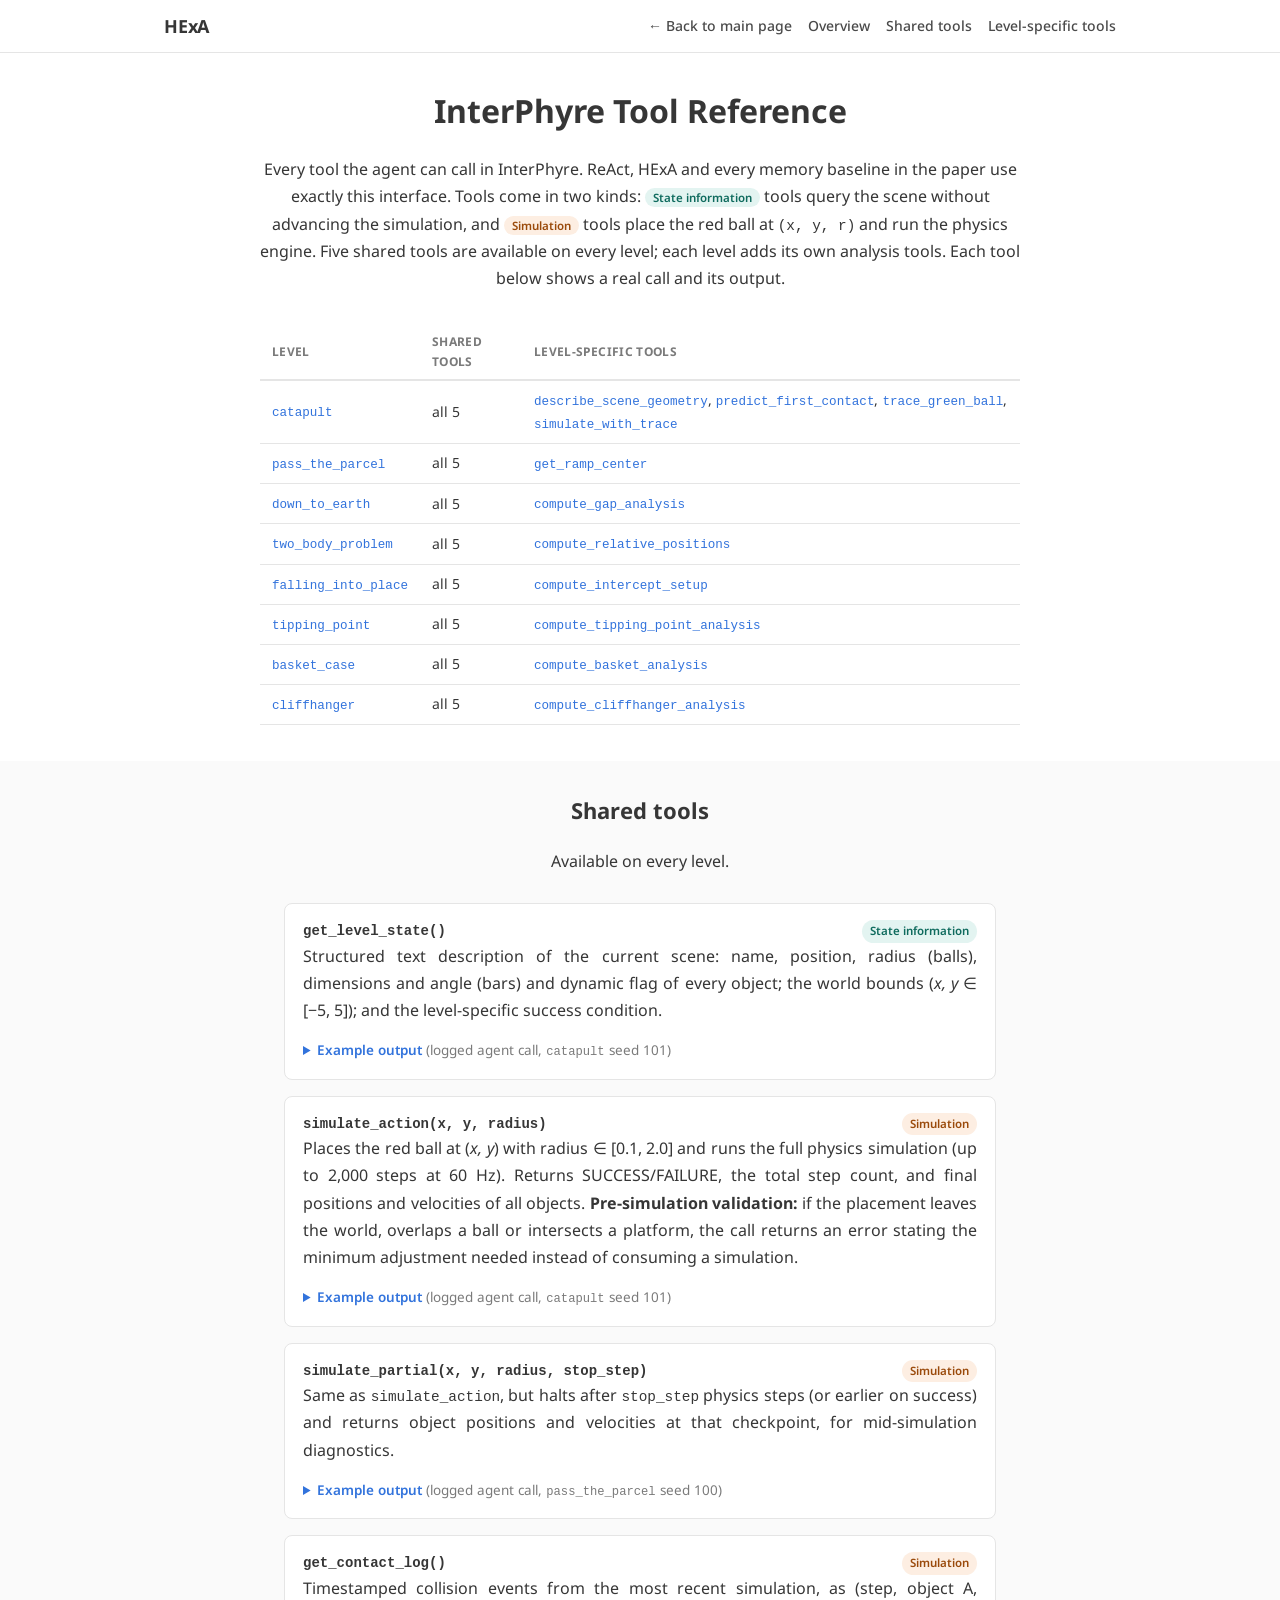
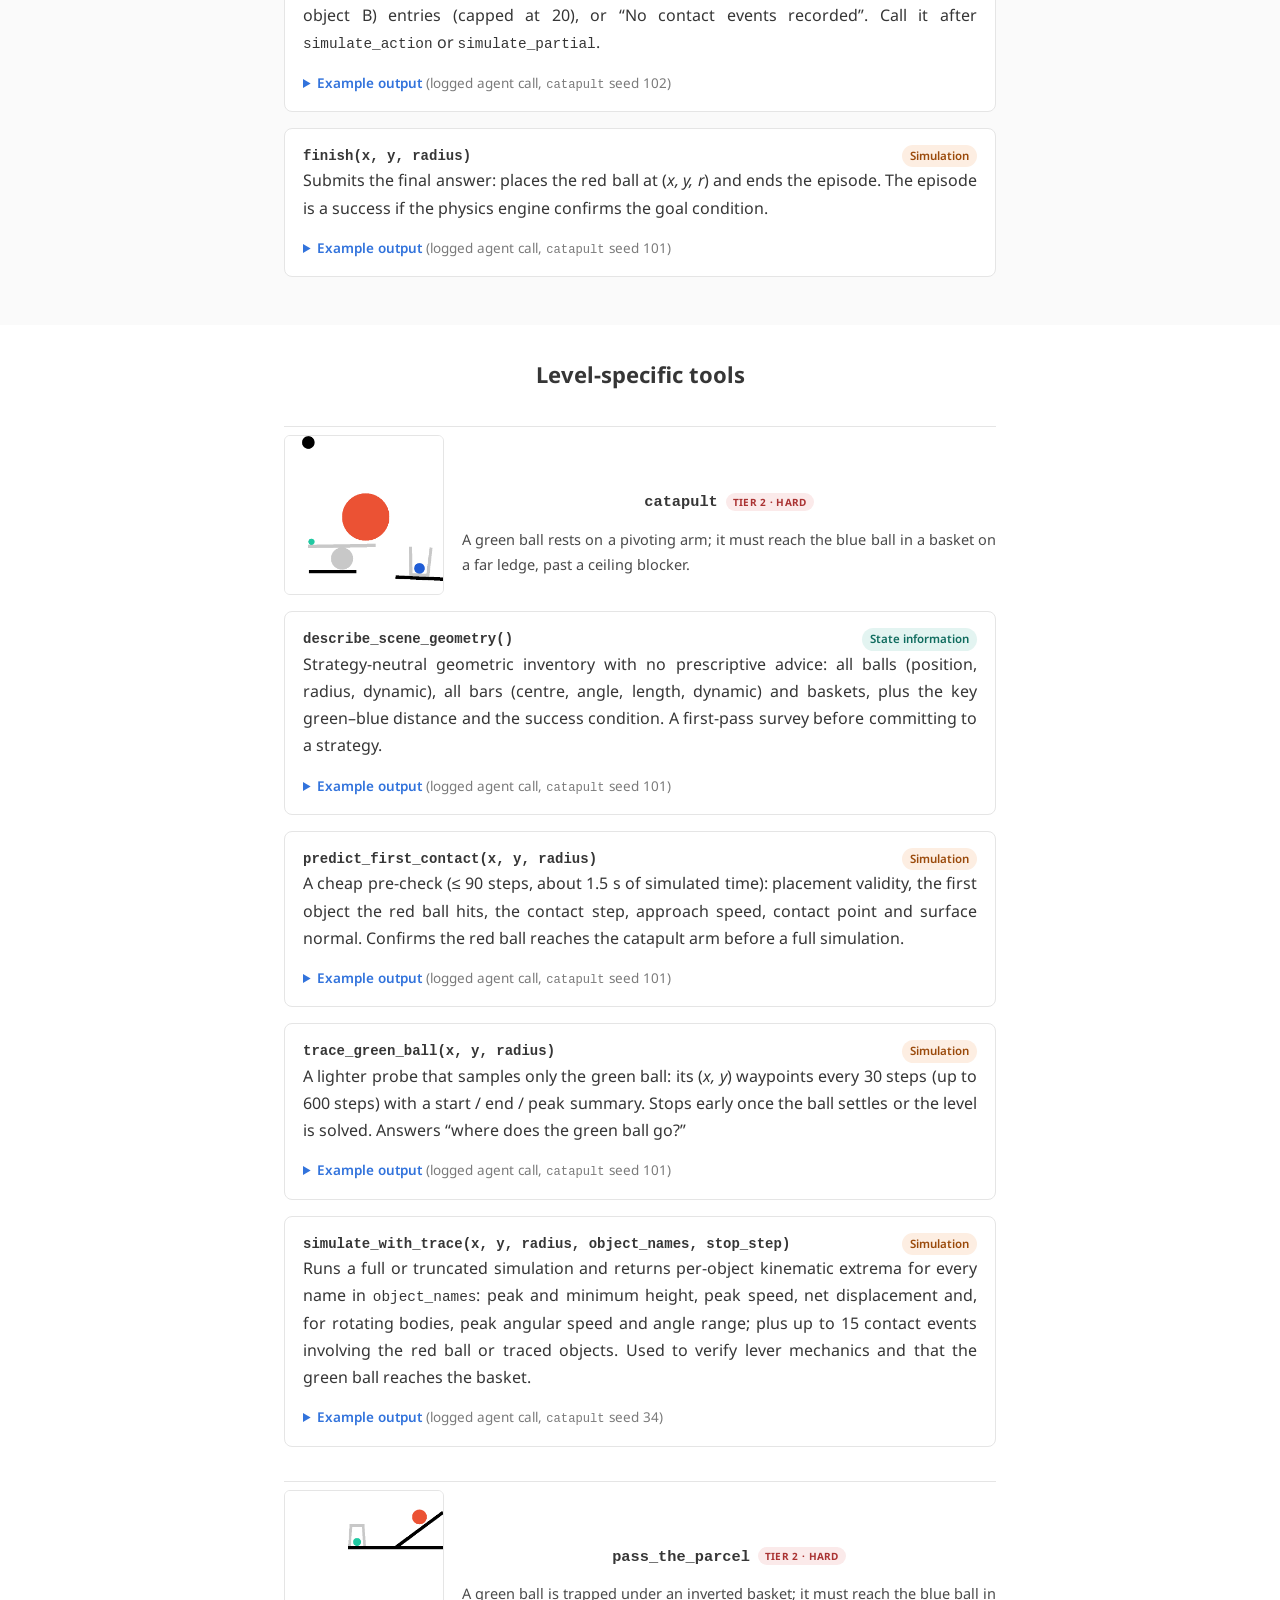
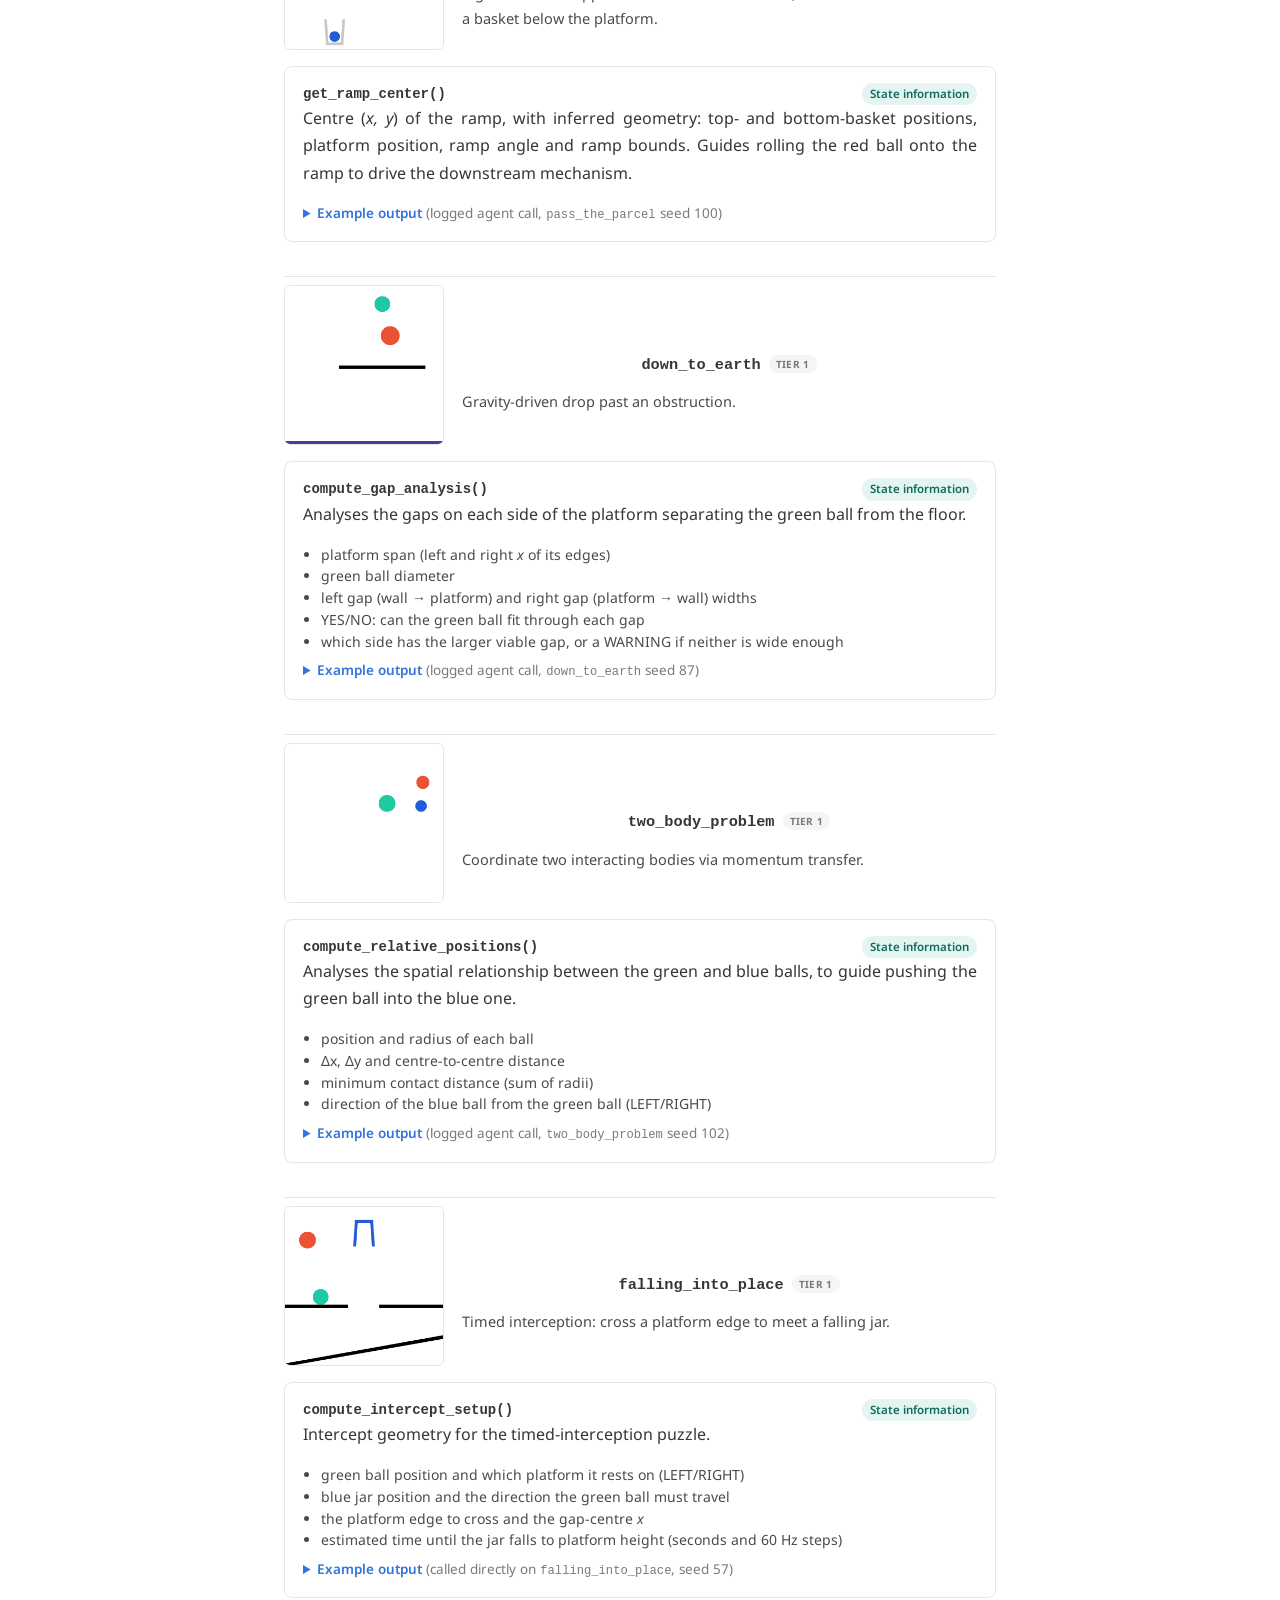
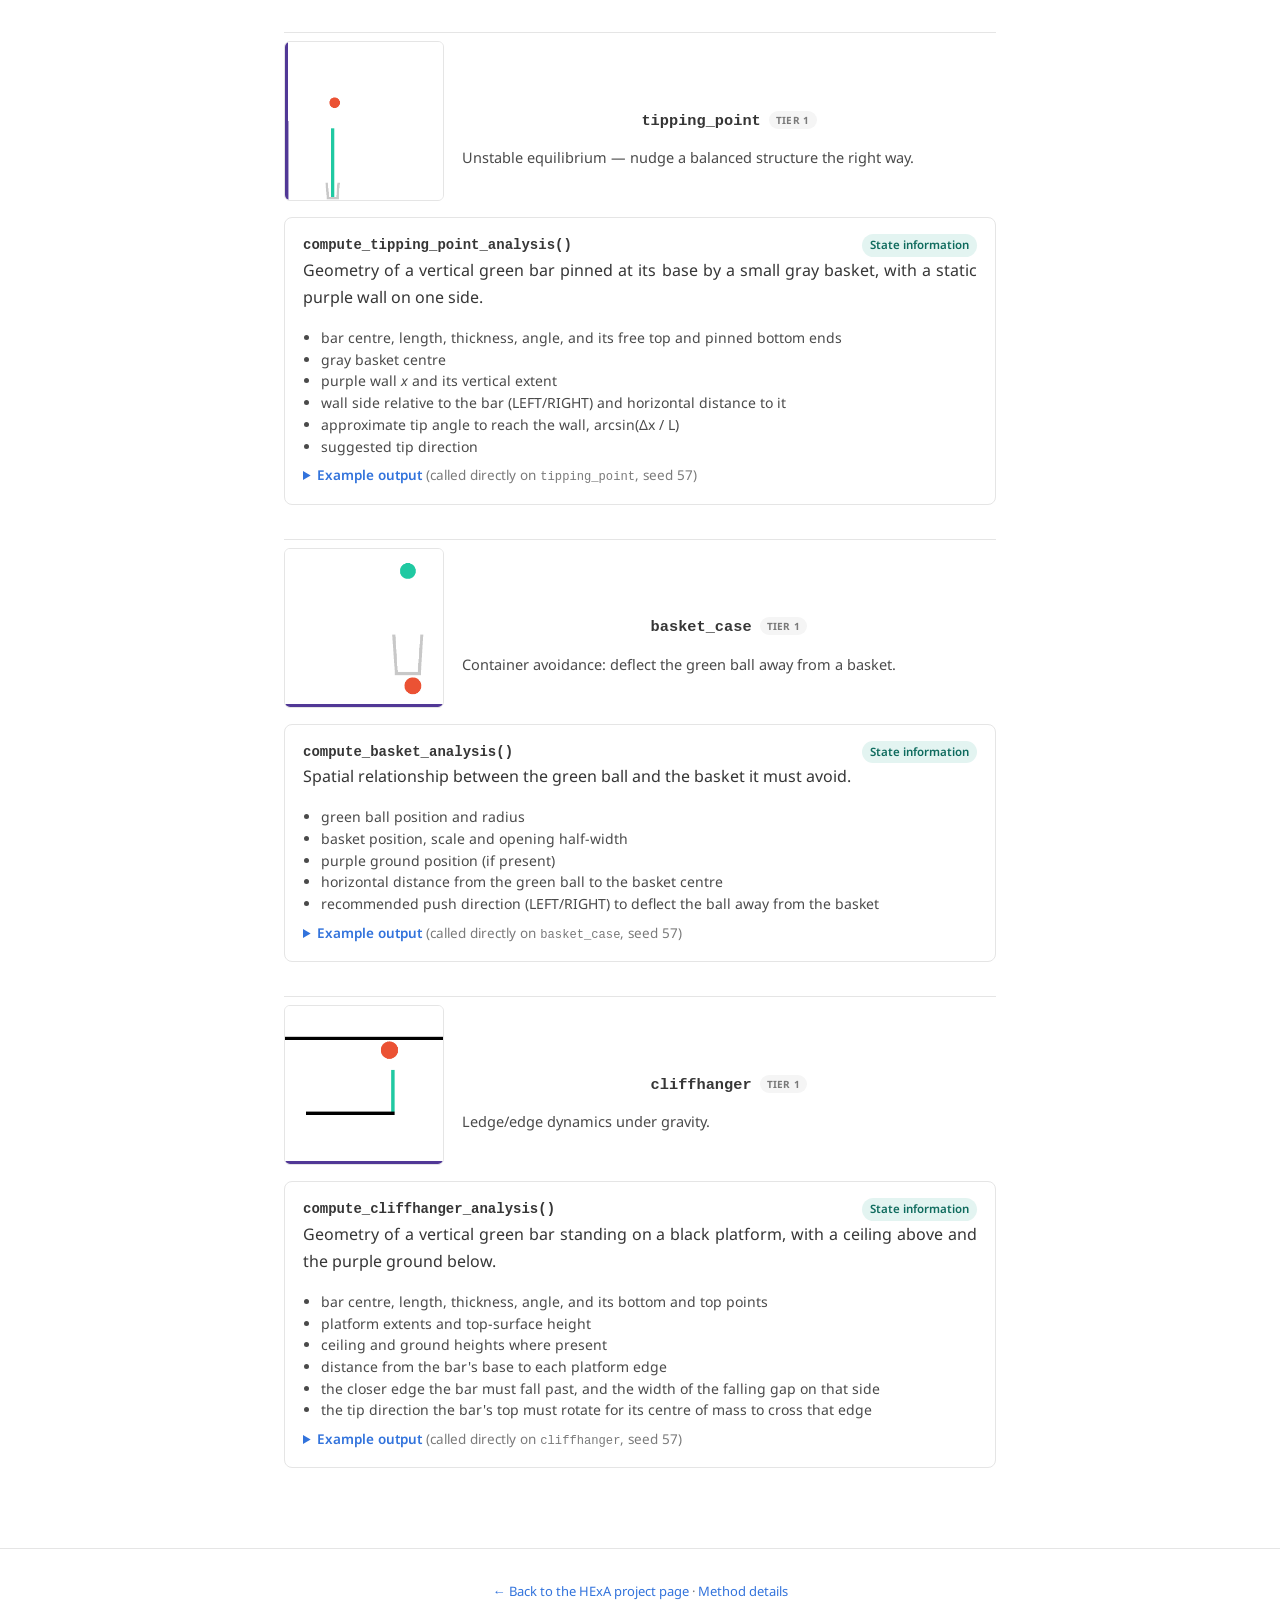
<file: tools.html>
<!doctype html>
<html lang="en">
<head>
  <meta charset="utf-8" />
  <meta name="viewport" content="width=device-width, initial-scale=1" />
  <title>InterPhyre Tool Reference &middot; HExA</title>
  <meta name="description" content="Every tool the HExA agent can call in InterPhyre: shared simulation and state tools and the level-specific analysis tools, with real example outputs." />
  <link rel="preconnect" href="https://fonts.googleapis.com" />
  <link rel="preconnect" href="https://fonts.gstatic.com" crossorigin />
  <link href="https://fonts.googleapis.com/css2?family=Noto+Sans:wght@400;500;700&family=Noto+Serif:ital,wght@0,400;0,700;1,400&family=Google+Sans:wght@500;700&display=swap" rel="stylesheet" />
  <link rel="stylesheet" href="style.css?v=20261126d" />
</head>
<body>
  <nav class="nav">
    <div class="container nav-inner">
      <a class="nav-brand" href="index.html">HExA</a>
      <div class="nav-links">
        <a href="index.html#interphyre">&larr; Back to main page</a>
        <a href="#overview">Overview</a>
        <a href="#shared">Shared tools</a>
        <a href="#levels">Level-specific tools</a>
      </div>
    </div>
  </nav>

  <section class="section" id="overview">
    <div class="container">
      <h1 class="section-title">InterPhyre Tool Reference</h1>
      <p class="lead container--narrow">
        Every tool the agent can call in InterPhyre. ReAct, HExA and every memory baseline in the paper use exactly this
        interface. Tools come in two kinds: <span class="tool-kind tool-kind--state">State information</span> tools query the
        scene without advancing the simulation, and <span class="tool-kind tool-kind--sim">Simulation</span> tools place the red
        ball at <code>(x, y, r)</code> and run the physics engine. Five shared tools are available on every level; each level adds
        its own analysis tools. Each tool below shows a real call and its output.
      </p>
      <div class="table-wrap container--narrow"><table class="results-table results-table--left"><thead><tr><th>Level</th><th>Shared tools</th><th>Level-specific tools</th></tr></thead><tbody><tr><td><a href="#lv-catapult"><code>catapult</code></a></td><td>all 5</td><td><a href="#tool-describe_scene_geometry"><code>describe_scene_geometry</code></a>, <a href="#tool-predict_first_contact"><code>predict_first_contact</code></a>, <a href="#tool-trace_green_ball"><code>trace_green_ball</code></a>, <a href="#tool-simulate_with_trace"><code>simulate_with_trace</code></a></td></tr><tr><td><a href="#lv-pass_the_parcel"><code>pass_the_parcel</code></a></td><td>all 5</td><td><a href="#tool-get_ramp_center"><code>get_ramp_center</code></a></td></tr><tr><td><a href="#lv-down_to_earth"><code>down_to_earth</code></a></td><td>all 5</td><td><a href="#tool-compute_gap_analysis"><code>compute_gap_analysis</code></a></td></tr><tr><td><a href="#lv-two_body_problem"><code>two_body_problem</code></a></td><td>all 5</td><td><a href="#tool-compute_relative_positions"><code>compute_relative_positions</code></a></td></tr><tr><td><a href="#lv-falling_into_place"><code>falling_into_place</code></a></td><td>all 5</td><td><a href="#tool-compute_intercept_setup"><code>compute_intercept_setup</code></a></td></tr><tr><td><a href="#lv-tipping_point"><code>tipping_point</code></a></td><td>all 5</td><td><a href="#tool-compute_tipping_point_analysis"><code>compute_tipping_point_analysis</code></a></td></tr><tr><td><a href="#lv-basket_case"><code>basket_case</code></a></td><td>all 5</td><td><a href="#tool-compute_basket_analysis"><code>compute_basket_analysis</code></a></td></tr><tr><td><a href="#lv-cliffhanger"><code>cliffhanger</code></a></td><td>all 5</td><td><a href="#tool-compute_cliffhanger_analysis"><code>compute_cliffhanger_analysis</code></a></td></tr></tbody></table></div>
    </div>
  </section>

  <section class="section section--alt" id="shared">
    <div class="container container--narrow">
      <h2 class="section-title">Shared tools</h2>
      <p class="lead">Available on every level.</p>
    <div class="tool-card" id="tool-get_level_state">
      <div class="tool-head"><code class="tool-sig">get_level_state()</code><span class="tool-kind tool-kind--state">State information</span></div>
      <p class="tool-desc">Structured text description of the current scene: name, position, radius (balls), dimensions and angle (bars) and dynamic flag of every object; the world bounds (<i>x, y</i> &isin; [&minus;5, 5]); and the level-specific success condition.</p>
      <details class="tool-ex"><summary>Example output <span class="tool-ex-src">(logged agent call, <code>catapult</code> seed 101)</span></summary>
<pre><code><span class="api-fn">&gt;&gt;&gt; get_level_state()</span>
=== Level State: catapult ===

* green_ball (green Ball): position=(-3.1453, -0.5304), radius=0.2000, dynamic=True
* blue_ball (blue Ball): position=(3.5000, -2.6884), radius=0.4700, dynamic=True
* ledge (black Bar): position=(3.5000, -3.5585), left=2.0000, right=5.0000, top=-3.5107, bottom=-3.6063, thickness=0.2000, dynamic=False
* basket: {&#x27;x&#x27;: 3.5, &#x27;y&#x27;: np.float64(-3.3584055959197294), &#x27;color&#x27;: &#x27;gray&#x27;, &#x27;dynamic&#x27;: True, &#x27;type&#x27;: &#x27;Basket&#x27;, &#x27;angle&#x27;: 1.8255637045882356, &#x27;scale&#x27;: 1.1652265588903115}
* black_ball (black Ball): position=(-1.1694, 4.6000), radius=0.4000, dynamic=False
* black_platform (black Bar): position=(-1.8203, -2.4304), left=-3.3203, right=-0.3203, top=-2.4304, bottom=-2.4304, thickness=0.2000, dynamic=False
* gray_ball (gray Ball): position=(-1.2203, -1.6304), radius=0.7000, dynamic=True
* gray_platform (gray Bar): position=(-1.2203, -0.8304), left=-3.3453, right=0.9047, top=-0.8304, bottom=-0.8304, thickness=0.2000, dynamic=True

World bounds: x in [-5, 5], y in [-5, 5]
Action objects: [&#x27;red_ball&#x27;] -- you control the red ball placement
Success condition: green_ball must touch blue_ball for 3 seconds
============================================================</code></pre>
      </details>
    </div>
    <div class="tool-card" id="tool-simulate_action">
      <div class="tool-head"><code class="tool-sig">simulate_action(x, y, radius)</code><span class="tool-kind tool-kind--sim">Simulation</span></div>
      <p class="tool-desc">Places the red ball at (<i>x, y</i>) with radius &isin; [0.1, 2.0] and runs the full physics simulation (up to 2,000 steps at 60&nbsp;Hz). Returns SUCCESS/FAILURE, the total step count, and final positions and velocities of all objects. <b>Pre-simulation validation:</b> if the placement leaves the world, overlaps a ball or intersects a platform, the call returns an error stating the minimum adjustment needed instead of consuming a simulation.</p>
      <details class="tool-ex"><summary>Example output <span class="tool-ex-src">(logged agent call, <code>catapult</code> seed 101)</span></summary>
<pre><code><span class="api-fn">&gt;&gt;&gt; simulate_action({&#x27;x&#x27;: 1.8, &#x27;y&#x27;: 1.0, &#x27;radius&#x27;: 1.5})</span>
SUCCESS! The green ball contacted the blue ball in the basket.
Total simulation steps: 381
Reward: 1.0

Final object positions:
  green_ball: pos=(3.152, -2.640), vel=(0.000, 0.000)
  red_ball: pos=(1.183, -2.240), vel=(0.000, 0.000)
  blue_ball: pos=(3.806, -2.782), vel=(0.000, 0.000)
  ledge: pos=(3.500, -3.559), vel=(0.000, 0.000)
  basket: pos=(3.645, -3.438), vel=(0.000, 0.000)
  black_ball: pos=(-1.169, 4.600), vel=(0.000, 0.000)
  black_platform: pos=(-1.820, -2.430), vel=(0.000, 0.000)
  gray_ball: pos=(-4.246, -4.278), vel=(-0.022, 0.000)
  gray_platform: pos=(0.197, -0.931), vel=(-0.100, -0.186)</code></pre>
      </details>
    </div>
    <div class="tool-card" id="tool-simulate_partial">
      <div class="tool-head"><code class="tool-sig">simulate_partial(x, y, radius, stop_step)</code><span class="tool-kind tool-kind--sim">Simulation</span></div>
      <p class="tool-desc">Same as <code>simulate_action</code>, but halts after <code>stop_step</code> physics steps (or earlier on success) and returns object positions and velocities at that checkpoint, for mid-simulation diagnostics.</p>
      <details class="tool-ex"><summary>Example output <span class="tool-ex-src">(logged agent call, <code>pass_the_parcel</code> seed 100)</span></summary>
<pre><code><span class="api-fn">&gt;&gt;&gt; simulate_partial({&#x27;x&#x27;: 0.17, &#x27;y&#x27;: 3.0, &#x27;radius&#x27;: 0.5, &#x27;stop_step&#x27;: 100})</span>
Simulation state at step 100:

  green_ball: pos=(0.172, -0.534), vel=(0.000, 0.000)
  red_ball: pos=(0.179, 1.081), vel=(0.000, 0.000)
  blue_ball: pos=(-1.008, -4.445), vel=(0.000, 0.000)
  ramp: pos=(3.442, 2.054), vel=(0.000, 0.000)
  top_basket: pos=(0.172, -0.627), vel=(0.000, 0.000)
  bottom_basket: pos=(-1.009, -4.970), vel=(0.000, 0.000)
  black_platform: pos=(2.308, -0.893), vel=(0.000, 0.000)</code></pre>
      </details>
    </div>
    <div class="tool-card" id="tool-get_contact_log">
      <div class="tool-head"><code class="tool-sig">get_contact_log()</code><span class="tool-kind tool-kind--sim">Simulation</span></div>
      <p class="tool-desc">Timestamped collision events from the most recent simulation, as (step, object&nbsp;A, object&nbsp;B) entries (capped at 20), or &ldquo;No contact events recorded&rdquo;. Call it after <code>simulate_action</code> or <code>simulate_partial</code>.</p>
      <details class="tool-ex"><summary>Example output <span class="tool-ex-src">(logged agent call, <code>catapult</code> seed 102)</span></summary>
<pre><code><span class="api-fn">&gt;&gt;&gt; get_contact_log()</span>
Contact events:
  {&#x27;time&#x27;: 0.0, &#x27;event&#x27;: &#x27;begin&#x27;, &#x27;pair&#x27;: frozenset({&#x27;green_ball&#x27;, &#x27;gray_platform&#x27;}), &#x27;objects&#x27;: (&#x27;gray_platform&#x27;, &#x27;green_ball&#x27;)}
  {&#x27;time&#x27;: 0.0, &#x27;event&#x27;: &#x27;begin&#x27;, &#x27;pair&#x27;: frozenset({&#x27;gray_platform&#x27;, &#x27;gray_ball&#x27;}), &#x27;objects&#x27;: (&#x27;gray_platform&#x27;, &#x27;gray_ball&#x27;)}
  {&#x27;time&#x27;: 0.0, &#x27;event&#x27;: &#x27;begin&#x27;, &#x27;pair&#x27;: frozenset({&#x27;gray_ball&#x27;, &#x27;black_platform&#x27;}), &#x27;objects&#x27;: (&#x27;black_platform&#x27;, &#x27;gray_ball&#x27;)}
  {&#x27;time&#x27;: 0.0, &#x27;event&#x27;: &#x27;begin&#x27;, &#x27;pair&#x27;: frozenset({&#x27;basket&#x27;, &#x27;blue_ball&#x27;}), &#x27;objects&#x27;: (&#x27;basket&#x27;, &#x27;blue_ball&#x27;)}
  {&#x27;time&#x27;: 0.11666666666666665, &#x27;event&#x27;: &#x27;begin&#x27;, &#x27;pair&#x27;: frozenset({&#x27;ledge&#x27;, &#x27;basket&#x27;}), &#x27;objects&#x27;: (&#x27;basket&#x27;, &#x27;ledge&#x27;)}
  {&#x27;time&#x27;: 0.13333333333333333, &#x27;event&#x27;: &#x27;begin&#x27;, &#x27;pair&#x27;: frozenset({&#x27;basket&#x27;, &#x27;blue_ball&#x27;}), &#x27;objects&#x27;: (&#x27;basket&#x27;, &#x27;blue_ball&#x27;)}
  {&#x27;time&#x27;: 0.3333333333333333, &#x27;event&#x27;: &#x27;begin&#x27;, &#x27;pair&#x27;: frozenset({&#x27;red_ball&#x27;, &#x27;gray_platform&#x27;}), &#x27;objects&#x27;: (&#x27;gray_platform&#x27;, &#x27;red_ball&#x27;)}
  {&#x27;time&#x27;: 0.35, &#x27;event&#x27;: &#x27;end&#x27;, &#x27;pair&#x27;: frozenset({&#x27;red_ball&#x27;, &#x27;gray_platform&#x27;}), &#x27;objects&#x27;: (&#x27;gray_platform&#x27;, &#x27;red_ball&#x27;)}
  {&#x27;time&#x27;: 0.4833333333333333, &#x27;event&#x27;: &#x27;begin&#x27;, &#x27;pair&#x27;: frozenset({&#x27;red_ball&#x27;, &#x27;gray_platform&#x27;}), &#x27;objects&#x27;: (&#x27;gray_platform&#x27;, &#x27;red_ball&#x27;)}
&hellip; (12 more lines)</code></pre>
      </details>
    </div>
    <div class="tool-card" id="tool-finish">
      <div class="tool-head"><code class="tool-sig">finish(x, y, radius)</code><span class="tool-kind tool-kind--sim">Simulation</span></div>
      <p class="tool-desc">Submits the final answer: places the red ball at (<i>x, y, r</i>) and ends the episode. The episode is a success if the physics engine confirms the goal condition.</p>
      <details class="tool-ex"><summary>Example output <span class="tool-ex-src">(logged agent call, <code>catapult</code> seed 101)</span></summary>
<pre><code><span class="api-fn">&gt;&gt;&gt; finish({&#x27;x&#x27;: 1.8, &#x27;y&#x27;: 1.0, &#x27;radius&#x27;: 1.5})</span>
SUCCESS! The green ball contacted the blue ball in the basket.
Total simulation steps: 381
Reward: 1.0

Final object positions:
  green_ball: pos=(3.152, -2.640), vel=(0.000, 0.000)
  red_ball: pos=(1.183, -2.240), vel=(0.000, 0.000)
  blue_ball: pos=(3.806, -2.782), vel=(0.000, 0.000)
  ledge: pos=(3.500, -3.559), vel=(0.000, 0.000)
  basket: pos=(3.645, -3.438), vel=(0.000, 0.000)
  black_ball: pos=(-1.169, 4.600), vel=(0.000, 0.000)
  black_platform: pos=(-1.820, -2.430), vel=(0.000, 0.000)
  gray_ball: pos=(-4.246, -4.278), vel=(-0.022, 0.000)
  gray_platform: pos=(0.197, -0.931), vel=(-0.100, -0.186)</code></pre>
      </details>
    </div>
    </div>
  </section>

  <section class="section" id="levels">
    <div class="container container--narrow">
      <h2 class="section-title">Level-specific tools</h2>

      <div class="tool-level" id="lv-catapult">
        <div class="tool-level-head">
          <img src="assets/catapult_25_action.gif" alt="catapult level being solved" loading="lazy" />
          <div>
            <h3 class="subhead"><code>catapult</code> <span class="tier-tag tier-tag--hard">Tier 2 · hard</span></h3>
            <p>A green ball rests on a pivoting arm; it must reach the blue ball in a basket on a far ledge, past a ceiling blocker.</p>
          </div>
        </div>
    <div class="tool-card" id="tool-describe_scene_geometry">
      <div class="tool-head"><code class="tool-sig">describe_scene_geometry()</code><span class="tool-kind tool-kind--state">State information</span></div>
      <p class="tool-desc">Strategy-neutral geometric inventory with no prescriptive advice: all balls (position, radius, dynamic), all bars (centre, angle, length, dynamic) and baskets, plus the key green&ndash;blue distance and the success condition. A first-pass survey before committing to a strategy.</p>
      <details class="tool-ex"><summary>Example output <span class="tool-ex-src">(logged agent call, <code>catapult</code> seed 101)</span></summary>
<pre><code><span class="api-fn">&gt;&gt;&gt; describe_scene_geometry()</span>
=== Scene Geometry ===
World bounds: x ∈ [-5, 5], y ∈ [-5, 5]

Balls:
  green_ball: pos=(-3.15, -0.53), r=0.20, dynamic=True
  blue_ball: pos=(3.50, -2.69), r=0.47, dynamic=True
  black_ball: pos=(-1.17, 4.60), r=0.40, dynamic=False
  gray_ball: pos=(-1.22, -1.63), r=0.70, dynamic=True

Bars:
  ledge: pos=(3.50, -3.56), angle=1.8°, len=3.00, dynamic=False
  black_platform: pos=(-1.82, -2.43), angle=0.0°, len=3.00, dynamic=False
  gray_platform: pos=(-1.22, -0.83), angle=0.0°, len=4.25, dynamic=True

Baskets:
  basket: pos=(3.50, -3.36), dynamic=True

Key distances:
  green↔blue: 6.99

Success condition: green_ball ↔ blue_ball for 3.0s
==================================================</code></pre>
      </details>
    </div>
    <div class="tool-card" id="tool-predict_first_contact">
      <div class="tool-head"><code class="tool-sig">predict_first_contact(x, y, radius)</code><span class="tool-kind tool-kind--sim">Simulation</span></div>
      <p class="tool-desc">A cheap pre-check (&le; 90 steps, about 1.5&nbsp;s of simulated time): placement validity, the first object the red ball hits, the contact step, approach speed, contact point and surface normal. Confirms the red ball reaches the catapult arm before a full simulation.</p>
      <details class="tool-ex"><summary>Example output <span class="tool-ex-src">(logged agent call, <code>catapult</code> seed 101)</span></summary>
<pre><code><span class="api-fn">&gt;&gt;&gt; predict_first_contact({&#x27;x&#x27;: 0.28, &#x27;y&#x27;: 1.0, &#x27;radius&#x27;: 1.5})</span>
=== Predicted First Contact ===
placement_valid: True
red_ball drop: x=0.280, y=1.000, radius=1.500
first_contact_object: gray_platform
contact_step: 12
approach_speed: 1.700
contact_point (approx midpoint): (-0.471, -0.016)
contact_normal (red-&gt;other inverted): (0.681, 0.732)</code></pre>
      </details>
    </div>
    <div class="tool-card" id="tool-trace_green_ball">
      <div class="tool-head"><code class="tool-sig">trace_green_ball(x, y, radius)</code><span class="tool-kind tool-kind--sim">Simulation</span></div>
      <p class="tool-desc">A lighter probe that samples only the green ball: its (<i>x, y</i>) waypoints every 30 steps (up to 600 steps) with a start / end / peak summary. Stops early once the ball settles or the level is solved. Answers &ldquo;where does the green ball go?&rdquo;</p>
      <details class="tool-ex"><summary>Example output <span class="tool-ex-src">(logged agent call, <code>catapult</code> seed 101)</span></summary>
<pre><code><span class="api-fn">&gt;&gt;&gt; trace_green_ball({&#x27;x&#x27;: 0.28, &#x27;y&#x27;: 1.0, &#x27;radius&#x27;: 1.5})</span>
=== Green Ball Trajectory (steps run: 240) ===
red_ball drop: x=0.280, y=1.000, radius=1.500
Success: False
green_ball: start=(-3.15, -0.53) end=(-1.55, -2.13) Δ=(+1.59, -1.59) peak_y=+3.60 v_max=10.46

Waypoints (step: x, y):
  step    1: (-3.15, -0.53)
  step   30: (-2.64, +1.45)
  step   60: (-1.39, +3.60)
  step   90: (-1.24, +0.59)
  step  120: (-1.19, -1.88)
  step  150: (-1.28, -2.13)
  step  180: (-1.37, -2.13)
  step  210: (-1.46, -2.13)
  step  240: (-1.55, -2.13)</code></pre>
      </details>
    </div>
    <div class="tool-card" id="tool-simulate_with_trace">
      <div class="tool-head"><code class="tool-sig">simulate_with_trace(x, y, radius, object_names, stop_step)</code><span class="tool-kind tool-kind--sim">Simulation</span></div>
      <p class="tool-desc">Runs a full or truncated simulation and returns per-object kinematic extrema for every name in <code>object_names</code>: peak and minimum height, peak speed, net displacement and, for rotating bodies, peak angular speed and angle range; plus up to 15 contact events involving the red ball or traced objects. Used to verify lever mechanics and that the green ball reaches the basket.</p>
      <details class="tool-ex"><summary>Example output <span class="tool-ex-src">(logged agent call, <code>catapult</code> seed 34)</span></summary>
<pre><code><span class="api-fn">&gt;&gt;&gt; simulate_with_trace({&#x27;x&#x27;: 0.5, &#x27;y&#x27;: 0.4, &#x27;radius&#x27;: 1.5, &#x27;object_names&#x27;: [&#x27;green_ball&#x27;, &#x27;blue_ball&#x27;]})</span>
=== Simulation Result (steps: 2000) ===
Success: False

Contacts (red_ball + traced objects):
  step~  0: gray_platform ↔ green_ball
  step~  0: basket ↔ blue_ball
  step~  8: basket ↔ blue_ball
  step~ 20: gray_platform ↔ red_ball
  step~ 45: basket ↔ red_ball
  step~ 48: basket ↔ red_ball
  step~ 54: basket ↔ blue_ball
  step~ 61: ledge ↔ red_ball
  step~ 65: top_wall ↔ green_ball
  step~ 71: ledge ↔ red_ball
  step~ 71: gray_platform ↔ red_ball
  step~ 76: basket ↔ blue_ball
  step~ 83: basket ↔ blue_ball
  step~ 85: ledge ↔ red_ball
  step~ 88: basket ↔ blue_ball
  ... +15 more

Object summary (key kinematic extrema):
  green_ball: y_peak=4.77, y_min=-3.02, v_max=12.47, Δpos=(+5.34, -1.40)
    ω_peak=17.55 rad/s, θ∈[-0.7°, +1403.5°]
  blue_ball: y_peak=-2.30, y_min=-2.54, v_max=2.66, Δpos=(+0.29, -0.08)
    ω_peak=2.79 rad/s, θ∈[-9.5°, +37.9°]</code></pre>
      </details>
    </div>
      </div>

      <div class="tool-level" id="lv-pass_the_parcel">
        <div class="tool-level-head">
          <img src="assets/pass_the_parcel_44_action.gif" alt="pass_the_parcel level being solved" loading="lazy" />
          <div>
            <h3 class="subhead"><code>pass_the_parcel</code> <span class="tier-tag tier-tag--hard">Tier 2 · hard</span></h3>
            <p>A green ball is trapped under an inverted basket; it must reach the blue ball in a basket below the platform.</p>
          </div>
        </div>
    <div class="tool-card" id="tool-get_ramp_center">
      <div class="tool-head"><code class="tool-sig">get_ramp_center()</code><span class="tool-kind tool-kind--state">State information</span></div>
      <p class="tool-desc">Centre (<i>x, y</i>) of the ramp, with inferred geometry: top- and bottom-basket positions, platform position, ramp angle and ramp bounds. Guides rolling the red ball onto the ramp to drive the downstream mechanism.</p>
      <details class="tool-ex"><summary>Example output <span class="tool-ex-src">(logged agent call, <code>pass_the_parcel</code> seed 100)</span></summary>
<pre><code><span class="api-fn">&gt;&gt;&gt; get_ramp_center()</span>
=== Pass The Parcel Analysis ===
Ramp center: (3.442, 2.054)</code></pre>
      </details>
    </div>
      </div>

      <div class="tool-level" id="lv-down_to_earth">
        <div class="tool-level-head">
          <img src="assets/down_to_earth_47_action.gif" alt="down_to_earth level being solved" loading="lazy" />
          <div>
            <h3 class="subhead"><code>down_to_earth</code> <span class="tier-tag">Tier 1</span></h3>
            <p>Gravity-driven drop past an obstruction.</p>
          </div>
        </div>
    <div class="tool-card" id="tool-compute_gap_analysis">
      <div class="tool-head"><code class="tool-sig">compute_gap_analysis()</code><span class="tool-kind tool-kind--state">State information</span></div>
      <p class="tool-desc">Analyses the gaps on each side of the platform separating the green ball from the floor.</p>
      <ul class="tool-returns"><li>platform span (left and right <i>x</i> of its edges)</li><li>green ball diameter</li><li>left gap (wall &rarr; platform) and right gap (platform &rarr; wall) widths</li><li>YES/NO: can the green ball fit through each gap</li><li>which side has the larger viable gap, or a WARNING if neither is wide enough</li></ul>
      <details class="tool-ex"><summary>Example output <span class="tool-ex-src">(logged agent call, <code>down_to_earth</code> seed 87)</span></summary>
<pre><code><span class="api-fn">&gt;&gt;&gt; compute_gap_analysis()</span>
=== Gap Analysis ===
Platform spans: x in [-0.6314, 3.7931]
Green ball diameter: 1.0000

Left gap (left wall to platform left edge): 4.3686
  Green ball can fall left: YES (gap &gt; diameter)

Right gap (platform right edge to right wall): 1.2069
  Green ball can fall right: YES (gap &gt; diameter)

Recommendation: Push green ball LEFT (larger gap).</code></pre>
      </details>
    </div>
      </div>

      <div class="tool-level" id="lv-two_body_problem">
        <div class="tool-level-head">
          <img src="assets/two_body_problem_42_solution.gif" alt="two_body_problem level being solved" loading="lazy" />
          <div>
            <h3 class="subhead"><code>two_body_problem</code> <span class="tier-tag">Tier 1</span></h3>
            <p>Coordinate two interacting bodies via momentum transfer.</p>
          </div>
        </div>
    <div class="tool-card" id="tool-compute_relative_positions">
      <div class="tool-head"><code class="tool-sig">compute_relative_positions()</code><span class="tool-kind tool-kind--state">State information</span></div>
      <p class="tool-desc">Analyses the spatial relationship between the green and blue balls, to guide pushing the green ball into the blue one.</p>
      <ul class="tool-returns"><li>position and radius of each ball</li><li>&Delta;x, &Delta;y and centre-to-centre distance</li><li>minimum contact distance (sum of radii)</li><li>direction of the blue ball from the green ball (LEFT/RIGHT)</li></ul>
      <details class="tool-ex"><summary>Example output <span class="tool-ex-src">(logged agent call, <code>two_body_problem</code> seed 102)</span></summary>
<pre><code><span class="api-fn">&gt;&gt;&gt; compute_relative_positions()</span>
=== Relative Positions ===
Green ball: (0.5578, -0.8684), radius=0.3480
Blue ball:  (2.8625, -0.7407), radius=0.4758

Horizontal separation (dx): 2.3047
Vertical separation (dy): 0.1278
Center-to-center distance: 2.3083
Min contact distance (sum of radii): 0.8238

Blue is to the RIGHT of Green.
Push the Green Ball to the RIGHT.

Placement feasibility (red must not overlap either ball at t=0):
  centre must be &gt;= 0.3480 + r_red from Green (0.5578, -0.8684)
  centre must be &gt;= 0.4758 + r_red from Blue  (2.8625, -0.7407)
  worked example at r_red=0.6: &gt;= 0.9480 from Green, &gt;= 1.0758 from Blue</code></pre>
      </details>
    </div>
      </div>

      <div class="tool-level" id="lv-falling_into_place">
        <div class="tool-level-head">
          <img src="assets/falling_into_place_30_solution.gif" alt="falling_into_place level being solved" loading="lazy" />
          <div>
            <h3 class="subhead"><code>falling_into_place</code> <span class="tier-tag">Tier 1</span></h3>
            <p>Timed interception: cross a platform edge to meet a falling jar.</p>
          </div>
        </div>
    <div class="tool-card" id="tool-compute_intercept_setup">
      <div class="tool-head"><code class="tool-sig">compute_intercept_setup()</code><span class="tool-kind tool-kind--state">State information</span></div>
      <p class="tool-desc">Intercept geometry for the timed-interception puzzle.</p>
      <ul class="tool-returns"><li>green ball position and which platform it rests on (LEFT/RIGHT)</li><li>blue jar position and the direction the green ball must travel</li><li>the platform edge to cross and the gap-centre <i>x</i></li><li>estimated time until the jar falls to platform height (seconds and 60&nbsp;Hz steps)</li></ul>
      <details class="tool-ex"><summary>Example output <span class="tool-ex-src">(called directly on <code>falling_into_place</code>, seed 57)</span></summary>
<pre><code><span class="api-fn">&gt;&gt;&gt; compute_intercept_setup()</span>
=== Intercept Setup ===
Green ball: pos=(2.5119, 0.6525), on RIGHT platform
Blue jar: pos=(0.0000, 4.3000)

Green must travel: LEFT (toward jar x=0.0000)
Nearest platform edge to cross: x=0.9862
Gap center: x=-0.0138

Jar fall time to platform height: ~0.92s (55 steps at 60Hz)</code></pre>
      </details>
    </div>
      </div>

      <div class="tool-level" id="lv-tipping_point">
        <div class="tool-level-head">
          <img src="assets/tipping_point_42_solution.gif" alt="tipping_point level being solved" loading="lazy" />
          <div>
            <h3 class="subhead"><code>tipping_point</code> <span class="tier-tag">Tier 1</span></h3>
            <p>Unstable equilibrium &mdash; nudge a balanced structure the right way.</p>
          </div>
        </div>
    <div class="tool-card" id="tool-compute_tipping_point_analysis">
      <div class="tool-head"><code class="tool-sig">compute_tipping_point_analysis()</code><span class="tool-kind tool-kind--state">State information</span></div>
      <p class="tool-desc">Geometry of a vertical green bar pinned at its base by a small gray basket, with a static purple wall on one side.</p>
      <ul class="tool-returns"><li>bar centre, length, thickness, angle, and its free top and pinned bottom ends</li><li>gray basket centre</li><li>purple wall <i>x</i> and its vertical extent</li><li>wall side relative to the bar (LEFT/RIGHT) and horizontal distance to it</li><li>approximate tip angle to reach the wall, arcsin(&Delta;x / L)</li><li>suggested tip direction</li></ul>
      <details class="tool-ex"><summary>Example output <span class="tool-ex-src">(called directly on <code>tipping_point</code>, seed 57)</span></summary>
<pre><code><span class="api-fn">&gt;&gt;&gt; compute_tipping_point_analysis()</span>
=== Tipping Point Geometry Analysis ===
Green bar: center=(2.1743, -2.7237), length=4.0525, thickness=0.2000, angle=90.0°
  Top point (FREE end): (2.1743, -0.6975)
  Bottom point (PINNED in basket): (2.1743, -4.7500)
Gray basket: center=(2.1807, -4.9000) (holds the bar&#x27;s base)
Purple wall: x=4.9000, top=5.0000, bottom=-5.0000 (static)

Wall side relative to green bar: RIGHT
Horizontal distance (bar centre → wall): 2.7257
Approx angle bar must tip (pivoting at base) to reach wall: 42.27°</code></pre>
      </details>
    </div>
      </div>

      <div class="tool-level" id="lv-basket_case">
        <div class="tool-level-head">
          <img src="assets/basket_case_78_solution.gif" alt="basket_case level being solved" loading="lazy" />
          <div>
            <h3 class="subhead"><code>basket_case</code> <span class="tier-tag">Tier 1</span></h3>
            <p>Container avoidance: deflect the green ball away from a basket.</p>
          </div>
        </div>
    <div class="tool-card" id="tool-compute_basket_analysis">
      <div class="tool-head"><code class="tool-sig">compute_basket_analysis()</code><span class="tool-kind tool-kind--state">State information</span></div>
      <p class="tool-desc">Spatial relationship between the green ball and the basket it must avoid.</p>
      <ul class="tool-returns"><li>green ball position and radius</li><li>basket position, scale and opening half-width</li><li>purple ground position (if present)</li><li>horizontal distance from the green ball to the basket centre</li><li>recommended push direction (LEFT/RIGHT) to deflect the ball away from the basket</li></ul>
      <details class="tool-ex"><summary>Example output <span class="tool-ex-src">(called directly on <code>basket_case</code>, seed 57)</span></summary>
<pre><code><span class="api-fn">&gt;&gt;&gt; compute_basket_analysis()</span>
=== Basket Analysis ===
Green ball: pos=(-0.2218, 2.6806), radius=0.5000
Basket: pos=(-0.2218, -3.1175), scale=1.6052083789444271
Purple ground: y=-4.9000

Green ball is 0.0000 units LEFT of basket center.
Basket opening half-width ~ 1.61 units.</code></pre>
      </details>
    </div>
      </div>

      <div class="tool-level" id="lv-cliffhanger">
        <div class="tool-level-head">
          <img src="assets/cliffhanger_42_solution.gif" alt="cliffhanger level being solved" loading="lazy" />
          <div>
            <h3 class="subhead"><code>cliffhanger</code> <span class="tier-tag">Tier 1</span></h3>
            <p>Ledge/edge dynamics under gravity.</p>
          </div>
        </div>
    <div class="tool-card" id="tool-compute_cliffhanger_analysis">
      <div class="tool-head"><code class="tool-sig">compute_cliffhanger_analysis()</code><span class="tool-kind tool-kind--state">State information</span></div>
      <p class="tool-desc">Geometry of a vertical green bar standing on a black platform, with a ceiling above and the purple ground below.</p>
      <ul class="tool-returns"><li>bar centre, length, thickness, angle, and its bottom and top points</li><li>platform extents and top-surface height</li><li>ceiling and ground heights where present</li><li>distance from the bar's base to each platform edge</li><li>the closer edge the bar must fall past, and the width of the falling gap on that side</li><li>the tip direction the bar's top must rotate for its centre of mass to cross that edge</li></ul>
      <details class="tool-ex"><summary>Example output <span class="tool-ex-src">(called directly on <code>cliffhanger</code>, seed 57)</span></summary>
<pre><code><span class="api-fn">&gt;&gt;&gt; compute_cliffhanger_analysis()</span>
=== Cliffhanger Geometry Analysis ===
Green bar: center=(2.4691, 0.7939), length=2.3403, thickness=0.2000, angle=90.0°
  Bottom point (resting on platform): (2.4691, -0.3763)
  Top point (opposite end): (2.4691, 1.9640)

Black platform `black_platform`: x ∈ [-2.7992, 2.5691], y=-0.4763, top surface y=-0.3763, thickness=0.2000
Ceiling: y=3.9640
Purple ground: y=-4.9000

Bar&#x27;s bottom-point distance to platform LEFT edge:  5.2683
Bar&#x27;s bottom-point distance to platform RIGHT edge: 0.1000
Closer platform edge: RIGHT (x = 2.5691)
Falling gap on the RIGHT side (between platform edge and world wall): 2.4309 units wide

To tip the bar off the platform, it must fall past the RIGHT edge — i.e. its top end must rotate RIGHT until the bar&#x27;s centre of mass crosses the RIGHT edge.</code></pre>
      </details>
    </div>
      </div>
    </div>
  </section>

  <footer class="footer">
    <div class="container">
      <p><a href="index.html">&larr; Back to the HExA project page</a> &middot; <a href="method.html">Method details</a></p>
    </div>
  </footer>
</body>
</html>
</file>
<file: style.css>
/* =================================================================
   Academic project page — plain, centered, minimal.
   Inspired by the Nerfies / Academic Project Page template that
   sim2reason.github.io and builderbench.github.io both use.
   ================================================================= */

:root {
  --text: #363636;
  --text-soft: #4a4a4a;
  --text-muted: #7a7a7a;
  --bg: #ffffff;
  --bg-code: #f5f5f5;
  --rule: #e5e5e5;
  --link: #3273dc;
  --link-hover: #1d4f9e;

  --sans: "Noto Sans", "Google Sans", -apple-system, BlinkMacSystemFont, "Segoe UI", Helvetica, Arial, sans-serif;
  --serif: "Noto Serif", Georgia, "Times New Roman", serif;
  --mono: ui-monospace, "SF Mono", Menlo, Consolas, monospace;
}

* { box-sizing: border-box; }

html { scroll-behavior: smooth; }

body {
  margin: 0;
  background: var(--bg);
  color: var(--text);
  font-family: var(--sans);
  font-size: 16px;
  line-height: 1.6;
  -webkit-font-smoothing: antialiased;
  text-rendering: optimizeLegibility;
}

a {
  color: var(--link);
  text-decoration: none;
}
a:hover { color: var(--link-hover); text-decoration: underline; }

strong { font-weight: 700; color: var(--text); }
em { font-style: italic; }

.container {
  max-width: 1000px;
  margin: 0 auto;
  padding: 0 24px;
}
.container--narrow {
  max-width: 760px;
  margin-left: auto !important;
  margin-right: auto !important;
}

/* =================================================================
   HERO  (title, authors, links)
   ================================================================= */

.hero {
  padding: 64px 0 32px;
  text-align: center;
}

.title {
  font-family: var(--sans);
  font-weight: 700;
  font-size: clamp(28px, 4vw, 40px);
  line-height: 1.2;
  margin: 0 0 12px;
  color: var(--text);
  letter-spacing: -0.01em;
}

.subtitle {
  font-family: var(--sans);
  font-weight: 400;
  font-size: clamp(16px, 1.6vw, 18px);
  line-height: 1.45;
  color: var(--text-soft);
  margin: 0 auto 32px;
  max-width: 720px;
}

.authors {
  font-size: 17px;
  line-height: 1.8;
  margin-bottom: 6px;
}
.author {
  display: inline-block;
  margin: 0 8px;
  white-space: nowrap;
}
.author a {
  color: var(--text);
  font-weight: 500;
}
.author a:hover {
  color: var(--link);
  text-decoration: none;
}
.author sup {
  font-size: 0.75em;
  color: var(--text-muted);
  font-weight: 400;
  margin-left: 1px;
}

.affiliations {
  font-size: 14px;
  color: var(--text-soft);
  margin-bottom: 8px;
}
.affiliations span {
  display: inline-block;
  margin: 0 10px;
}
.affiliations sup {
  font-size: 0.85em;
  margin-right: 2px;
}

.venue {
  font-family: var(--sans);
  font-size: 14px;
  color: var(--text-muted);
  margin-bottom: 28px;
  font-style: italic;
}

/* Buttons */
.links {
  display: flex;
  justify-content: center;
  flex-wrap: wrap;
  gap: 10px;
  margin-bottom: 8px;
}

.link-button {
  display: inline-flex;
  align-items: center;
  gap: 8px;
  padding: 8px 18px;
  background: #363636;
  color: #fff;
  border-radius: 999px;
  font-family: var(--sans);
  font-size: 14px;
  font-weight: 500;
  transition: background 0.15s ease;
}
.link-button:hover {
  background: #1a1a1a;
  color: #fff;
  text-decoration: none;
}
.link-button .icon {
  font-size: 14px;
  line-height: 1;
  opacity: 0.9;
}

/* =================================================================
   TEASER
   ================================================================= */

.teaser {
  padding: 24px 0 48px;
}
.teaser figure {
  margin: 0;
}
.teaser img {
  display: block;
  width: 100%;
  max-width: 900px;
  margin: 0 auto;
  border-radius: 4px;
}
.placeholder-figure {
  max-width: 900px;
  margin: 0 auto;
  aspect-ratio: 16 / 7;
  display: flex;
  flex-direction: column;
  align-items: center;
  justify-content: center;
  background: var(--bg-code);
  border: 1px dashed var(--rule);
  border-radius: 4px;
  color: var(--text-muted);
  font-size: 15px;
  text-align: center;
  font-family: var(--sans);
}
.placeholder-sub {
  font-family: var(--mono);
  font-size: 12px;
  color: var(--text-muted);
  margin-top: 6px;
}

.teaser figcaption {
  font-size: 14px;
  line-height: 1.55;
  color: var(--text-soft);
  margin-top: 14px;
  max-width: 900px;
  margin-left: auto;
  margin-right: auto;
  text-align: left;
}
.teaser figcaption strong { color: var(--text); }

/* =================================================================
   SECTIONS  (Abstract / Method / Results / BibTeX)
   ================================================================= */

.section {
  padding: 32px 0;
}

.section-title {
  font-family: var(--sans);
  font-weight: 700;
  font-size: 22px;
  text-align: center;
  margin: 0 0 20px;
  color: var(--text);
}

.section p {
  font-family: var(--sans);
  font-size: 16px;
  line-height: 1.7;
  margin: 0 0 16px;
  color: var(--text);
  text-align: justify;
  hyphens: auto;
}

/* BibTeX block */
.section pre {
  background: var(--bg-code);
  border-radius: 4px;
  padding: 16px 20px;
  overflow-x: auto;
  font-family: var(--mono);
  font-size: 13px;
  line-height: 1.6;
  margin: 0;
  color: var(--text);
  text-align: left;
}
.section code {
  font-family: var(--mono);
  background: none;
  padding: 0;
}

/* =================================================================
   FOOTER
   ================================================================= */

.footer {
  padding: 32px 0 48px;
  margin-top: 32px;
  border-top: 1px solid var(--rule);
  text-align: center;
}
.footer p {
  font-size: 13px;
  color: var(--text-muted);
  margin: 0;
}

/* =================================================================
   RESPONSIVE
   ================================================================= */

@media (max-width: 640px) {
  .hero { padding: 40px 0 24px; }
  .author { display: inline-block; margin: 0 6px; }
  .section p { text-align: left; }
  .link-button { padding: 7px 14px; font-size: 13px; }
}

/* =================================================================
   STICKY NAV
   ================================================================= */

.nav {
  position: sticky;
  top: 0;
  z-index: 50;
  background: rgba(255, 255, 255, 0.92);
  backdrop-filter: saturate(180%) blur(8px);
  border-bottom: 1px solid var(--rule);
}
.nav-inner {
  display: flex;
  align-items: center;
  justify-content: space-between;
  height: 52px;
}
.nav-brand {
  font-weight: 700;
  font-size: 18px;
  color: var(--text);
  letter-spacing: -0.01em;
}
.nav-brand:hover { color: var(--link); text-decoration: none; }
.nav-inner { gap: 20px; }
.nav-links {
  display: flex;
  flex-wrap: nowrap;
  align-items: center;
  gap: 16px;
  min-width: 0;
  overflow-x: auto;
  scrollbar-width: none;
}
.nav-links::-webkit-scrollbar { display: none; }
.nav-links a {
  font-size: 14px;
  color: var(--text-soft);
  font-weight: 500;
  white-space: nowrap;
  flex: 0 0 auto;
}
.nav-brand { flex: 0 0 auto; }
.nav-links a:hover { color: var(--link); text-decoration: none; }

/* offset anchor jumps so the sticky nav doesn't cover headings */
:target { scroll-margin-top: 64px; }

@media (max-width: 720px) {
  .nav-links { gap: 12px; }
  .nav-links a { font-size: 12px; }
  .nav-brand { font-size: 16px; }
}
@media (max-width: 520px) {
  .nav-inner { height: auto; flex-direction: column; align-items: stretch; gap: 6px; padding-top: 8px; padding-bottom: 8px; }
  .nav-brand { text-align: center; }
}

/* =================================================================
   SECTION VARIANTS / SHARED HELPERS
   ================================================================= */

.section--alt { background: #fafafa; }
.section--tight { padding: 8px 0 24px; }

.lead {
  font-size: 17px;
  color: var(--text-soft);
  text-align: center !important;
  margin: 0 auto 28px !important;
  line-height: 1.6;
  hyphens: none !important;
}

.subhead {
  font-family: var(--sans);
  font-weight: 700;
  font-size: 17px;
  color: var(--text);
  margin: 32px 0 12px;
  text-align: center;
}

.note {
  font-size: 13px;
  color: var(--text-muted);
  line-height: 1.55;
  margin: 14px auto 0;
  padding: 10px 14px;
  background: #fff8e6;
  border: 1px dashed #e6cf8a;
  border-radius: 4px;
}
.section--alt .note { background: #fffdf5; }
.note code { background: rgba(0,0,0,0.05); padding: 1px 4px; border-radius: 3px; }

code {
  font-family: var(--mono);
  font-size: 0.9em;
}

/* =================================================================
   HEADLINE STAT ROW
   ================================================================= */

.stat-row {
  display: grid;
  grid-template-columns: repeat(4, 1fr);
  gap: 16px;
}
.stat {
  text-align: center;
  padding: 18px 12px;
  border: 1px solid var(--rule);
  border-radius: 8px;
  background: #fff;
}
.stat-num {
  font-size: 26px;
  font-weight: 700;
  color: var(--link);
  letter-spacing: -0.01em;
}
.stat-label {
  font-size: 13px;
  color: var(--text-soft);
  margin-top: 6px;
  line-height: 1.4;
}
@media (max-width: 760px) {
  .stat-row { grid-template-columns: repeat(2, 1fr); }
}

/* =================================================================
   LEVEL GALLERY
   ================================================================= */

.level-grid {
  display: grid;
  grid-template-columns: repeat(4, 1fr);
  gap: 16px;
  margin-top: 8px;
}
.level-card {
  margin: 0;
  border: 1px solid var(--rule);
  border-radius: 8px;
  overflow: hidden;
  background: #fff;
}
.level-card--hard { border-color: #e0b4b4; }
.level-media {
  aspect-ratio: 4 / 3;
  display: flex;
  align-items: center;
  justify-content: center;
  background: var(--bg-code);
  color: var(--text-muted);
  font-family: var(--mono);
  font-size: 11px;
  text-align: center;
  padding: 8px;
}
.level-card img, .level-card video {
  display: block;
  width: 100%;
  aspect-ratio: 4 / 3;
  object-fit: cover;
}
.level-card figcaption {
  padding: 10px 12px 12px;
  display: flex;
  flex-direction: column;
  gap: 4px;
}
.level-name {
  font-family: var(--mono);
  font-size: 13px;
  font-weight: 700;
  color: var(--text);
}
.level-desc { font-size: 12.5px; color: var(--text-soft); line-height: 1.4; }
.level-base { font-size: 12px; color: var(--text-muted); }
.tier-tag {
  display: inline-block;
  font-family: var(--sans);
  font-size: 10px;
  font-weight: 700;
  text-transform: uppercase;
  letter-spacing: 0.03em;
  color: var(--text-muted);
  background: var(--bg-code);
  border-radius: 999px;
  padding: 1px 7px;
  margin-left: 4px;
  vertical-align: middle;
}
.tier-tag--hard { color: #a33; background: #fbeaea; }

@media (max-width: 900px) { .level-grid { grid-template-columns: repeat(2, 1fr); } }
@media (max-width: 480px) { .level-grid { grid-template-columns: 1fr; } }

/* =================================================================
   API CODE BLOCK
   ================================================================= */

.api-block {
  margin: 16px auto 0;
}
.api-block pre {
  background: #1e1e1e;
  color: #e4e4e4;
  border-radius: 6px;
  padding: 18px 20px;
  overflow-x: auto;
  font-family: var(--mono);
  font-size: 12.5px;
  line-height: 1.7;
}
.api-fn { color: #79c0ff; font-weight: 700; }
.api-cm { color: #8b949e; }

/* =================================================================
   INLINE FIGURES / CHARTS
   ================================================================= */

.inline-fig { margin: 20px auto; max-width: 760px; }
.inline-fig img { display: block; width: 100%; border-radius: 6px; }
.inline-fig figcaption,
.chart-fig figcaption {
  font-size: 13.5px;
  color: var(--text-soft);
  line-height: 1.5;
  margin-top: 10px;
  text-align: left;
}

.placeholder-figure--short { aspect-ratio: 16 / 5; }
.placeholder-figure--chart { aspect-ratio: 16 / 9; }

.chart-2col {
  display: grid;
  grid-template-columns: 1fr 1fr;
  gap: 20px;
  margin-top: 16px;
}
.chart-fig { margin: 0; }
.chart-fig img { display: block; width: 100%; border-radius: 6px; }
@media (max-width: 720px) { .chart-2col { grid-template-columns: 1fr; } }

/* =================================================================
   CLAIM CARDS
   ================================================================= */

.claim-grid {
  display: grid;
  grid-template-columns: repeat(3, 1fr);
  gap: 16px;
}
.claim-card {
  display: block;
  padding: 18px 18px 16px;
  border: 1px solid var(--rule);
  border-radius: 8px;
  background: #fff;
  color: var(--text);
  transition: border-color 0.15s ease, transform 0.15s ease;
}
.claim-card:hover { border-color: var(--link); text-decoration: none; transform: translateY(-2px); }
.claim-h { font-weight: 700; font-size: 15px; line-height: 1.35; margin-bottom: 8px; color: var(--text); }
.claim-card p { font-size: 13.5px; color: var(--text-soft); line-height: 1.5; margin: 0 0 12px; text-align: left; }
.claim-stat {
  font-family: var(--mono);
  font-size: 13px;
  font-weight: 700;
  color: var(--link);
}
@media (max-width: 860px) { .claim-grid { grid-template-columns: repeat(2, 1fr); } }
@media (max-width: 540px) { .claim-grid { grid-template-columns: 1fr; } }

/* =================================================================
   CROSS-LEVEL TRANSFER CARDS
   ================================================================= */

.transfer-setup {
  display: flex;
  gap: 20px;
  margin-top: 28px;
}
.transfer-card {
  flex: 1;
  border: 1px solid var(--rule);
  border-radius: 10px;
  padding: 18px 20px 16px;
  background: #fff;
  display: flex;
  flex-direction: column;
  gap: 10px;
}
.transfer-card-label {
  font-size: 11.5px;
  font-weight: 700;
  text-transform: uppercase;
  letter-spacing: 0.05em;
  color: var(--text-muted);
  margin-bottom: 2px;
}
.transfer-sources {
  display: flex;
  flex-direction: column;
  gap: 4px;
}
.transfer-source {
  font-size: 13.5px;
  color: var(--text-soft);
  display: flex;
  justify-content: space-between;
  align-items: center;
  padding: 4px 8px;
  background: #f7f7f7;
  border-radius: 5px;
}
.src-count {
  font-size: 11px;
  font-family: var(--mono);
  color: var(--text-muted);
}
.transfer-arrow {
  font-size: 12px;
  color: var(--text-muted);
  text-align: center;
  font-style: italic;
}
.transfer-target {
  display: flex;
  flex-direction: column;
  gap: 3px;
  padding: 10px 12px;
  background: rgba(50,115,220,0.05);
  border: 1px solid rgba(50,115,220,0.15);
  border-radius: 7px;
}
.transfer-target strong { font-size: 14px; }
.transfer-bank {
  font-size: 11.5px;
  font-family: var(--mono);
  color: var(--text-muted);
}
.transfer-result {
  font-size: 20px;
  font-weight: 700;
  color: var(--text);
  margin-top: 2px;
}
.transfer-delta {
  font-size: 13px;
  font-weight: 700;
  color: #2c7a2c;
  margin-left: 6px;
}
.transfer-targets-row {
  display: flex;
  flex-direction: column;
  gap: 8px;
}
.table-note {
  font-size: 12.5px;
  color: var(--text-muted);
  text-align: center;
  margin: 8px 0 0;
  font-style: italic;
}
@media (max-width: 700px) {
  .transfer-setup { flex-direction: column; }
}

/* =================================================================
   RESULTS TABLES
   ================================================================= */

.table-wrap { overflow-x: auto; margin: 0 auto; }
.results-table {
  width: 100%;
  border-collapse: collapse;
  font-size: 14px;
  margin: 4px 0;
}
.results-table th {
  text-align: left;
  font-weight: 700;
  font-size: 12px;
  text-transform: uppercase;
  letter-spacing: 0.03em;
  color: var(--text-muted);
  border-bottom: 2px solid var(--rule);
  padding: 8px 12px;
}
.results-table td {
  padding: 8px 12px;
  border-bottom: 1px solid var(--rule);
  color: var(--text);
}
.results-table tbody tr:hover { background: rgba(50,115,220,0.04); }
.results-table .row-highlight { background: rgba(50,115,220,0.07); }
.results-table .row-highlight:hover { background: rgba(50,115,220,0.10); }

/* =================================================================
   SKILL BANK — TABBED VIEWER (CSS-only tabs)
   ================================================================= */

.skill-tabs { margin-top: 28px; }
.tab-radio { display: none; }

.tab-label-row {
  display: inline-flex;
  gap: 4px;
  background: #eef0f2;
  border-radius: 10px;
  padding: 5px;
  margin-bottom: 30px;
}
.tab-label {
  padding: 9px 20px;
  font-size: 13.5px;
  font-weight: 600;
  color: var(--text-muted);
  cursor: pointer;
  border-radius: 7px;
  transition: color 0.15s ease, background 0.15s ease, box-shadow 0.15s ease;
  user-select: none;
}
.tab-label:hover { color: var(--text); }

#tab-cat:checked ~ .tab-label-row label[for="tab-cat"],
#tab-dte:checked ~ .tab-label-row label[for="tab-dte"],
#tab-ptp:checked ~ .tab-label-row label[for="tab-ptp"] {
  color: var(--link);
  background: #fff;
  box-shadow: 0 1px 3px rgba(0,0,0,0.10);
}

.tab-panel { display: none; }
#tab-cat:checked ~ .tab-panel--cat,
#tab-dte:checked ~ .tab-panel--dte,
#tab-ptp:checked ~ .tab-panel--ptp { display: block; }

/* Section headers within a panel */
.bank-section-header {
  display: flex;
  align-items: baseline;
  gap: 10px;
  margin-bottom: 16px;
  padding-bottom: 8px;
  border-bottom: 1px solid var(--rule);
}
.bank-section-title {
  font-size: 12px;
  font-weight: 700;
  text-transform: uppercase;
  letter-spacing: 0.07em;
  color: var(--link);
}
.bank-section-title--mistake { color: #b04545; }
.bank-section-count {
  font-size: 12px;
  color: var(--text-muted);
  margin-left: auto;
}

/* Skill cards grid */
.skill-grid {
  display: grid;
  grid-template-columns: repeat(2, 1fr);
  gap: 16px;
}
.skill-card {
  background: #fff;
  border: 1px solid var(--rule);
  border-radius: 10px;
  padding: 16px 18px 14px;
  display: flex;
  flex-direction: column;
  gap: 9px;
  transition: border-color 0.15s ease, box-shadow 0.15s ease;
}
.skill-card:hover {
  border-color: #c9d4e8;
  box-shadow: 0 3px 14px rgba(0,0,0,0.05);
}
.skill-card-header {
  display: flex;
  justify-content: space-between;
  align-items: flex-start;
  gap: 14px;
}
.skill-card-title {
  font-weight: 700;
  font-size: 13.5px;
  line-height: 1.4;
  color: var(--text);
  flex: 1;
}
.skill-conf-label {
  font-size: 12px;
  font-family: var(--mono);
  font-weight: 700;
  color: var(--link);
  white-space: nowrap;
  line-height: 1.4;
}
/* Full-width confidence meter, sits tight under the header */
.conf-bar {
  height: 4px;
  background: #eef0f2;
  border-radius: 999px;
  overflow: hidden;
  margin-top: -3px;
}
.conf-fill {
  height: 100%;
  border-radius: 999px;
  background: linear-gradient(90deg, #6c9bf0, var(--link));
}
.skill-principle {
  font-size: 12.5px;
  color: var(--text-soft);
  line-height: 1.6;
  margin: 0;
}
.skill-foot {
  display: flex;
  flex-direction: column;
  gap: 8px;
  margin-top: auto;
  padding-top: 12px;
  border-top: 1px solid var(--rule);
}
.skill-field {
  font-size: 12px;
  color: var(--text-soft);
  line-height: 1.5;
}
.skill-field strong {
  display: block;
  font-size: 10px;
  font-weight: 700;
  text-transform: uppercase;
  letter-spacing: 0.06em;
  color: var(--text-muted);
  margin-bottom: 2px;
}
.skill-field code {
  font-size: 11px;
  background: var(--bg-code);
  padding: 1px 5px;
  border-radius: 3px;
}
.skill-seeds {
  font-size: 10.5px;
  color: var(--text-muted);
  font-family: var(--mono);
  letter-spacing: 0.02em;
}

/* Mistake cards grid — auto-fit fills the row for 2 or 3 cards */
.mistake-grid {
  display: grid;
  grid-template-columns: repeat(auto-fit, minmax(270px, 1fr));
  gap: 16px;
}
.mistake-card {
  background: #fdf7f6;
  border: 1px solid #efdcd9;
  border-radius: 10px;
  padding: 16px 17px 14px;
  display: flex;
  flex-direction: column;
  gap: 11px;
}
.mistake-desc {
  font-weight: 600;
  font-size: 13px;
  color: #8a2c2c;
  line-height: 1.45;
  margin: 0;
  padding-left: 24px;
  position: relative;
}
.mistake-desc::before {
  content: "\26A0";
  position: absolute;
  left: 0;
  top: 0;
  font-size: 14px;
  color: #c06b6b;
}
.mistake-field {
  font-size: 12px;
  color: var(--text-soft);
  line-height: 1.5;
}
.mistake-label {
  font-weight: 700;
  color: #b07878;
  display: block;
  font-size: 10px;
  text-transform: uppercase;
  letter-spacing: 0.06em;
  margin-bottom: 2px;
}

@media (max-width: 820px) {
  .skill-grid { grid-template-columns: 1fr; }
  .mistake-grid { grid-template-columns: 1fr; }
}
@media (max-width: 600px) {
  .tab-label-row { display: flex; }
  .tab-label { padding: 8px 12px; font-size: 12.5px; flex: 1; text-align: center; }
}

/* ---- InterPhyre capability cards ---- */
.cap-grid { display: grid; grid-template-columns: repeat(3, 1fr); gap: 16px; margin: 28px 0 8px; }
.cap-card { border: 1px solid var(--rule); border-radius: 8px; padding: 16px 18px; background: var(--bg); }
.cap-h { font-weight: 700; font-size: 15px; margin-bottom: 8px; color: var(--text); }
.cap-card p { font-size: 13.5px; line-height: 1.55; color: var(--text-soft); margin: 0; }
@media (max-width: 820px) { .cap-grid { grid-template-columns: 1fr; } }
.results-table--left td, .results-table--left th { text-align: left; }

/* ---- HExA vs baselines gallery ---- */
.gallery-tabs { margin-top: 24px; }
#gal-ip:checked ~ .tab-label-row label[for="gal-ip"],
#gal-games:checked ~ .tab-label-row label[for="gal-games"],
#gal-core:checked ~ .tab-label-row label[for="gal-core"],
#gal-disc:checked ~ .tab-label-row label[for="gal-disc"] {
  color: var(--link); background: #fff; box-shadow: 0 1px 3px rgba(0,0,0,0.10);
}
#gal-ip:checked ~ .gal-panel--ip,
#gal-games:checked ~ .gal-panel--games,
#gal-core:checked ~ .gal-panel--core,
#gal-disc:checked ~ .gal-panel--disc { display: block; }
.gal-note { font-size: 14px; color: var(--text-soft); max-width: 900px; margin: 18px auto 8px; }
.gif-fig { margin: 22px auto 30px; max-width: 900px; }
.gif-fig img { display: block; width: 100%; height: auto; border: 1px solid var(--rule); border-radius: 6px; }
.gif-fig figcaption { font-size: 13.5px; color: var(--text-soft); line-height: 1.55; margin-top: 8px; }

/* ---- LIBERO-PRO rollouts (Pigey vs Pigey + HExA) ---- */
.rollout-grid { display: grid; grid-template-columns: 1fr 1fr; gap: 26px 28px; max-width: 900px; margin: 12px auto 10px; }
.rollout-fig { margin: 0; }
.rollout-head { font-size: 13.5px; color: var(--text-soft); line-height: 1.45; margin-top: 8px; }
.rollout-pair { display: grid; grid-template-columns: 1fr 1fr; gap: 8px; }
.rollout-cell { display: flex; flex-direction: column; gap: 4px; min-width: 0; }
.rollout-cell video { display: block; width: 100%; height: auto; aspect-ratio: 512 / 576; border: 1px solid var(--rule); border-radius: 6px; background: var(--bg-code); }
.rollout-tag { font-size: 12px; font-weight: 600; }
.rollout-tag--fail { color: #b42318; }
.rollout-tag--ok { color: #0f6b5e; }
@media (max-width: 760px) { .rollout-grid { grid-template-columns: 1fr; } }

/* ---- Tool reference page ---- */
h1.section-title { font-size: 2rem; }
.tool-card { border: 1px solid var(--rule); border-radius: 8px; padding: 16px 18px; margin: 16px 0; background: var(--bg); }
.tool-head { display: flex; flex-wrap: wrap; align-items: center; justify-content: space-between; gap: 8px; }
.tool-sig { font-family: var(--mono); font-size: 14px; font-weight: 600; color: var(--text); background: none; padding: 0; }
.tool-kind { font-size: 11.5px; font-weight: 600; padding: 2px 8px; border-radius: 999px; white-space: nowrap; }
.tool-kind--state { background: #e3f4f1; color: #0f6b5e; }
.tool-kind--sim { background: #fdeee2; color: #9a4a0b; }
.tool-desc { font-size: 14.5px; line-height: 1.6; color: var(--text-soft); margin: 10px 0 6px; }
.tool-returns { font-size: 14px; color: var(--text-soft); line-height: 1.55; margin: 6px 0 8px 18px; padding: 0; }
.tool-ex { margin-top: 8px; }
.tool-ex summary { cursor: pointer; font-size: 13.5px; font-weight: 600; color: var(--link); }
.tool-ex-src { font-weight: 400; color: var(--text-muted); }
.tool-ex pre { background: var(--bg-code); border-radius: 6px; padding: 12px 14px; overflow-x: auto; font-size: 12.5px; line-height: 1.5; margin: 8px 0 0; }
.tool-level { margin: 34px 0 10px; padding-top: 8px; border-top: 1px solid var(--rule); }
.tool-level-head { display: grid; grid-template-columns: 160px 1fr; gap: 18px; align-items: center; }
.tool-level-head img { width: 160px; border-radius: 6px; border: 1px solid var(--rule); }
.tool-level-head p { margin: 4px 0 0; font-size: 14.5px; color: var(--text-soft); }
@media (max-width: 560px) { .tool-level-head { grid-template-columns: 1fr; } .tool-level-head img { width: 100%; max-width: 280px; } }
.tool-link-row { text-align: center; margin: 18px 0 4px; }

/* ---- Method details page ---- */
.cap-grid--2 { grid-template-columns: repeat(2, 1fr); }
@media (max-width: 820px) { .cap-grid--2 { grid-template-columns: 1fr; } }
.algo { border: 1px solid var(--rule); border-radius: 8px; background: var(--bg-code); margin: 20px 0 12px; overflow: hidden; }
.algo-title { font-weight: 700; font-size: 14px; padding: 9px 14px; border-bottom: 1px solid var(--rule); background: var(--bg); }
.algo pre { margin: 0; padding: 14px 16px; font-family: var(--mono); font-size: 12.8px; line-height: 1.6; overflow-x: auto; color: var(--text); }
.algo-kw { color: var(--link); font-weight: 700; }
.algo-cm { color: var(--text-muted); font-style: italic; }
.schema-grid { display: grid; grid-template-columns: 3fr 2fr; gap: 16px; margin: 16px 0 8px; }
@media (max-width: 820px) { .schema-grid { grid-template-columns: 1fr; } }
.schema-card { border: 1px solid var(--rule); border-left: 4px solid var(--link); border-radius: 8px; padding: 14px 16px; background: var(--bg); }
.schema-card--mistake { border-left-color: #c0392b; }
.schema-type { font-size: 12px; font-weight: 700; text-transform: uppercase; letter-spacing: .04em; color: var(--text-muted); margin-bottom: 8px; }
.schema-card dl { margin: 0; }
.schema-card dt { font-family: var(--mono); font-size: 12px; color: var(--link); margin-top: 8px; }
.schema-card--mistake dt { color: #c0392b; }
.schema-card dd { margin: 2px 0 0; font-size: 13.5px; line-height: 1.5; color: var(--text-soft); }
.steps, .principles { font-size: 15px; line-height: 1.6; color: var(--text-soft); padding-left: 22px; }
.steps li, .principles li { margin: 6px 0; }
.th-sub { font-weight: 400; font-size: 12px; color: var(--text-muted); }
.tag-used { display: inline-block; font-size: 11px; font-weight: 600; color: #0f6b5e; background: #e3f4f1; border-radius: 999px; padding: 1px 8px; margin-left: 6px; vertical-align: middle; }
.katex-display { overflow-x: auto; overflow-y: hidden; padding: 4px 0; }
.reward-table td, .reward-table th { text-align: center; }

/* ---- Animated teaser (Figure 1) ---- */
.teaser-anim { width: 100%; }
.tz-svg { display: block; width: 100%; height: auto; font-family: var(--serif); }
.tz-svg text { fill: #222; }
.tz-t12 { font-size: 12px; } .tz-t13 { font-size: 13px; } .tz-t14 { font-size: 14px; } .tz-t16 { font-size: 18px; }
.tz-t14b { font-size: 14px; font-weight: 700; }
.tz-red { fill: #d33 !important; }
.tz-muted { fill: #666 !important; }
.tz-mono { font-family: var(--serif); font-style: italic; }
.tz-title { font-size: 15px; font-weight: 700; }
.tz-status { font-size: 13.5px; font-family: var(--sans); fill: #3273dc !important; }
.tz-arrow { stroke: #222; stroke-width: 1.4; }
.tz-arrow-thin { stroke-width: 1.1; }
.tz-cell { opacity: 0.12; transition: opacity .25s ease, transform .25s ease; }
.tz-cell.on { opacity: 1; }
.tz-legend .tz-cell { opacity: 1; }
.tz-legend .tz-chip { display: none; }
.tz-chip { opacity: 0; transition: opacity .3s ease; }
.tz-chip.on { opacity: 1; }
.tz-skill { fill: #fff; stroke: #b9b2e3; stroke-dasharray: 3 2; transition: fill .35s ease, stroke .35s ease; }
.tz-skill.on { fill: #f7b8cf; stroke: #d6457f; stroke-dasharray: none; }
.tz-kb > rect:first-child { transition: stroke-width .3s ease; }
.tz-kb.on > rect:first-child { stroke-width: 4; }
.tz-cbank, .tz-synth, .tz-bsyn { opacity: .25; transition: opacity .35s ease; }
.tz-cbank.on, .tz-synth.on, .tz-bsyn.on { opacity: 1; }
.tz-dim { opacity: .35; transition: opacity .4s ease; }
.tz-form rect { fill: #f7f7f7; stroke: #e2e2e2; stroke-width: 1.2; transition: fill .3s ease, stroke .3s ease; }
.tz-form { opacity: .55; transition: opacity .3s ease; }
.tz-form.on { opacity: 1; }
.tz-form.on rect { fill: #eaf1fd; stroke: #3273dc; stroke-width: 2; }
.teaser-controls { display: flex; justify-content: center; gap: 10px; margin: 10px 0 4px; }
.teaser-controls[hidden], .teaser-anim[hidden], #teaser-static[hidden] { display: none; }
.teaser-btn { font: 500 13px var(--sans); color: var(--text-soft); background: #fff; border: 1px solid var(--rule); border-radius: 999px; padding: 5px 14px; cursor: pointer; }
.teaser-btn:hover { color: var(--link); border-color: var(--link); }
.tz-sub { font-size: 72%; }
.tz-t15 { font-size: 15px; }
.tz-nochip { display: none; }
.tz-t10 { font-size: 10px; } .tz-t11 { font-size: 11px; }
</file>
